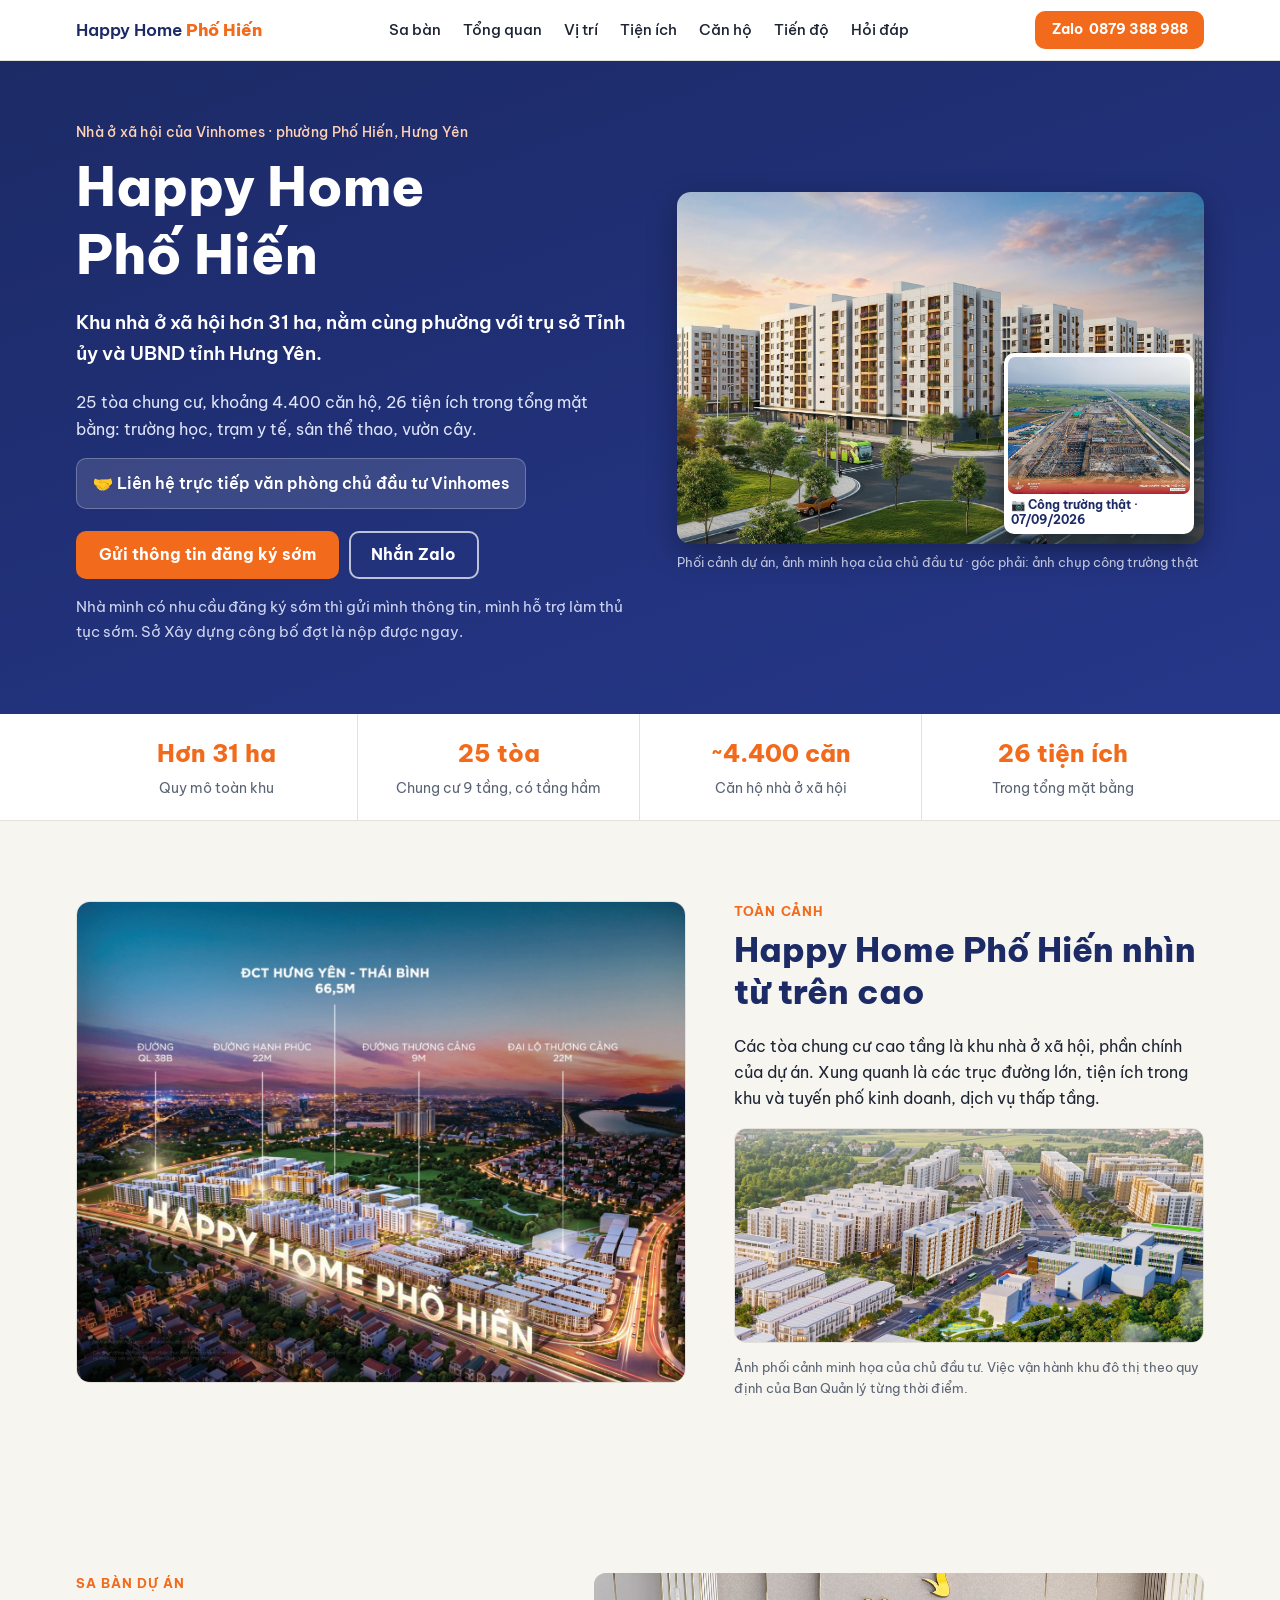
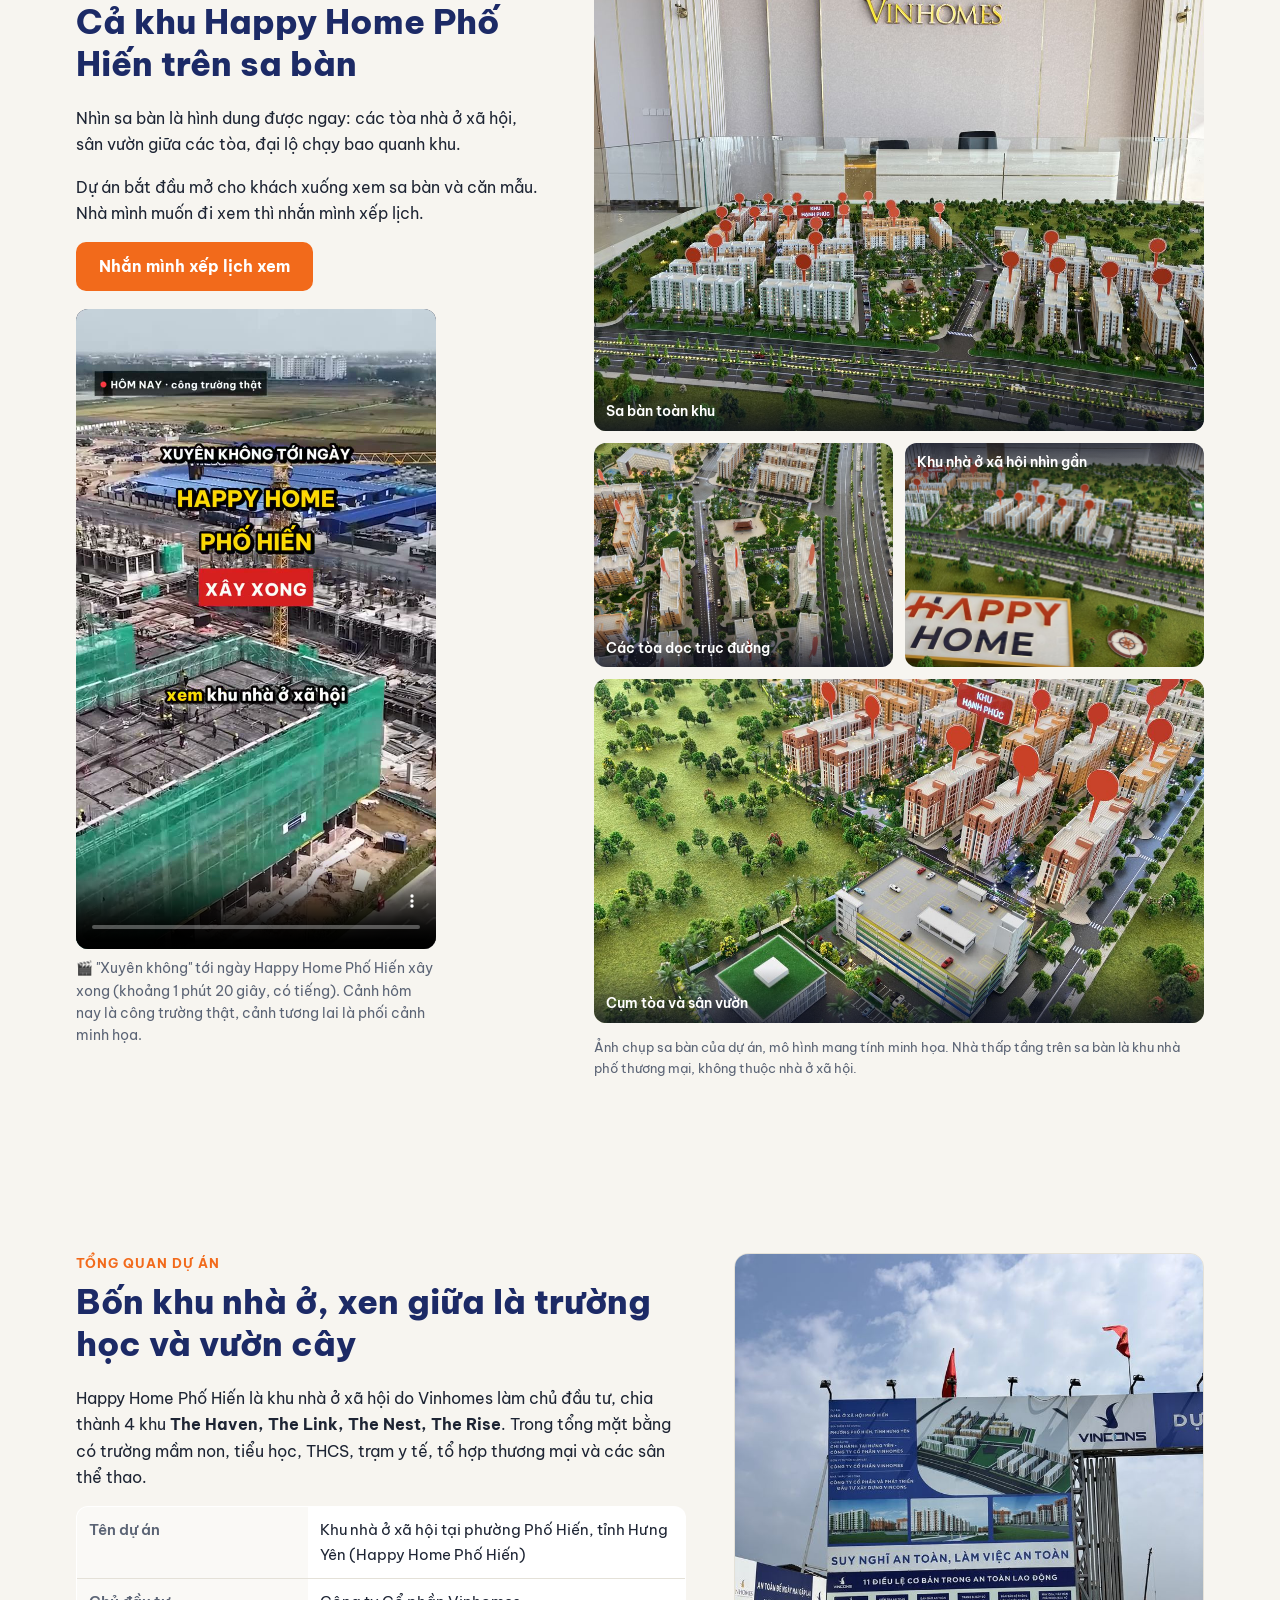
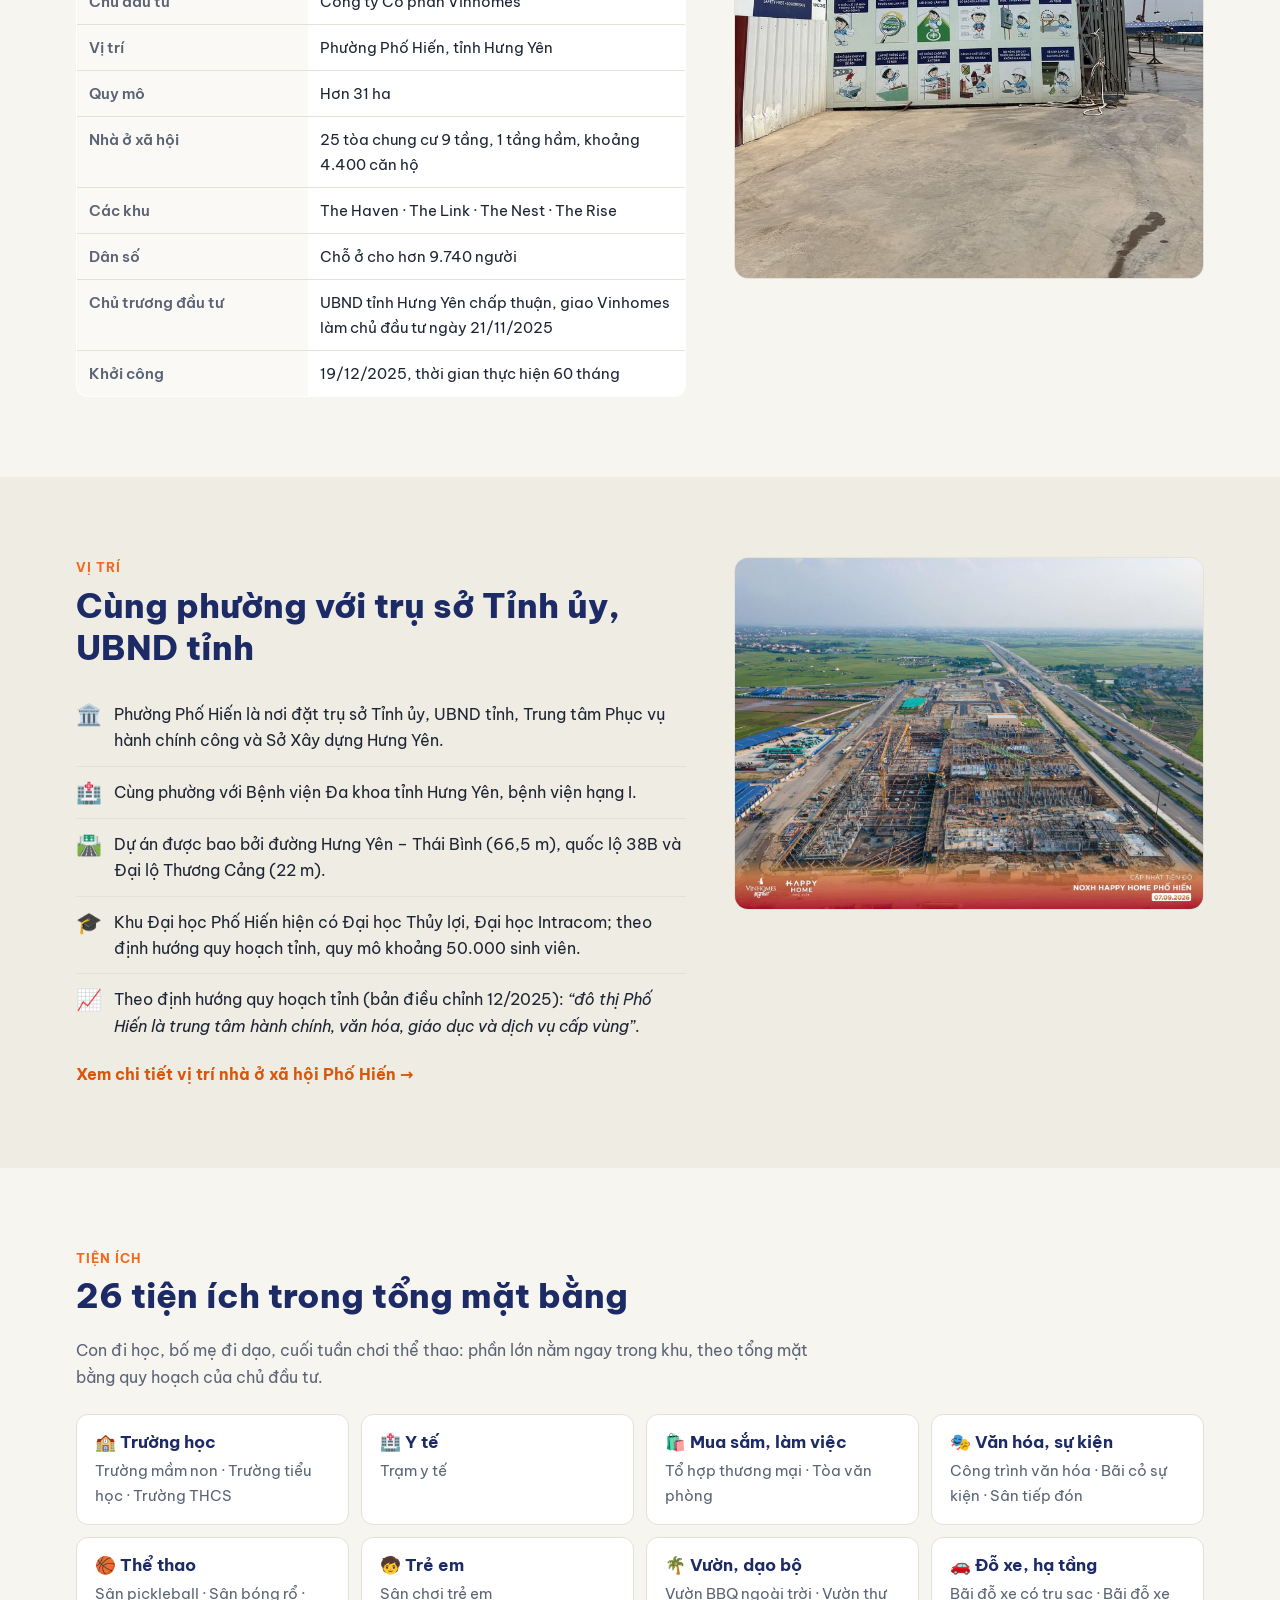
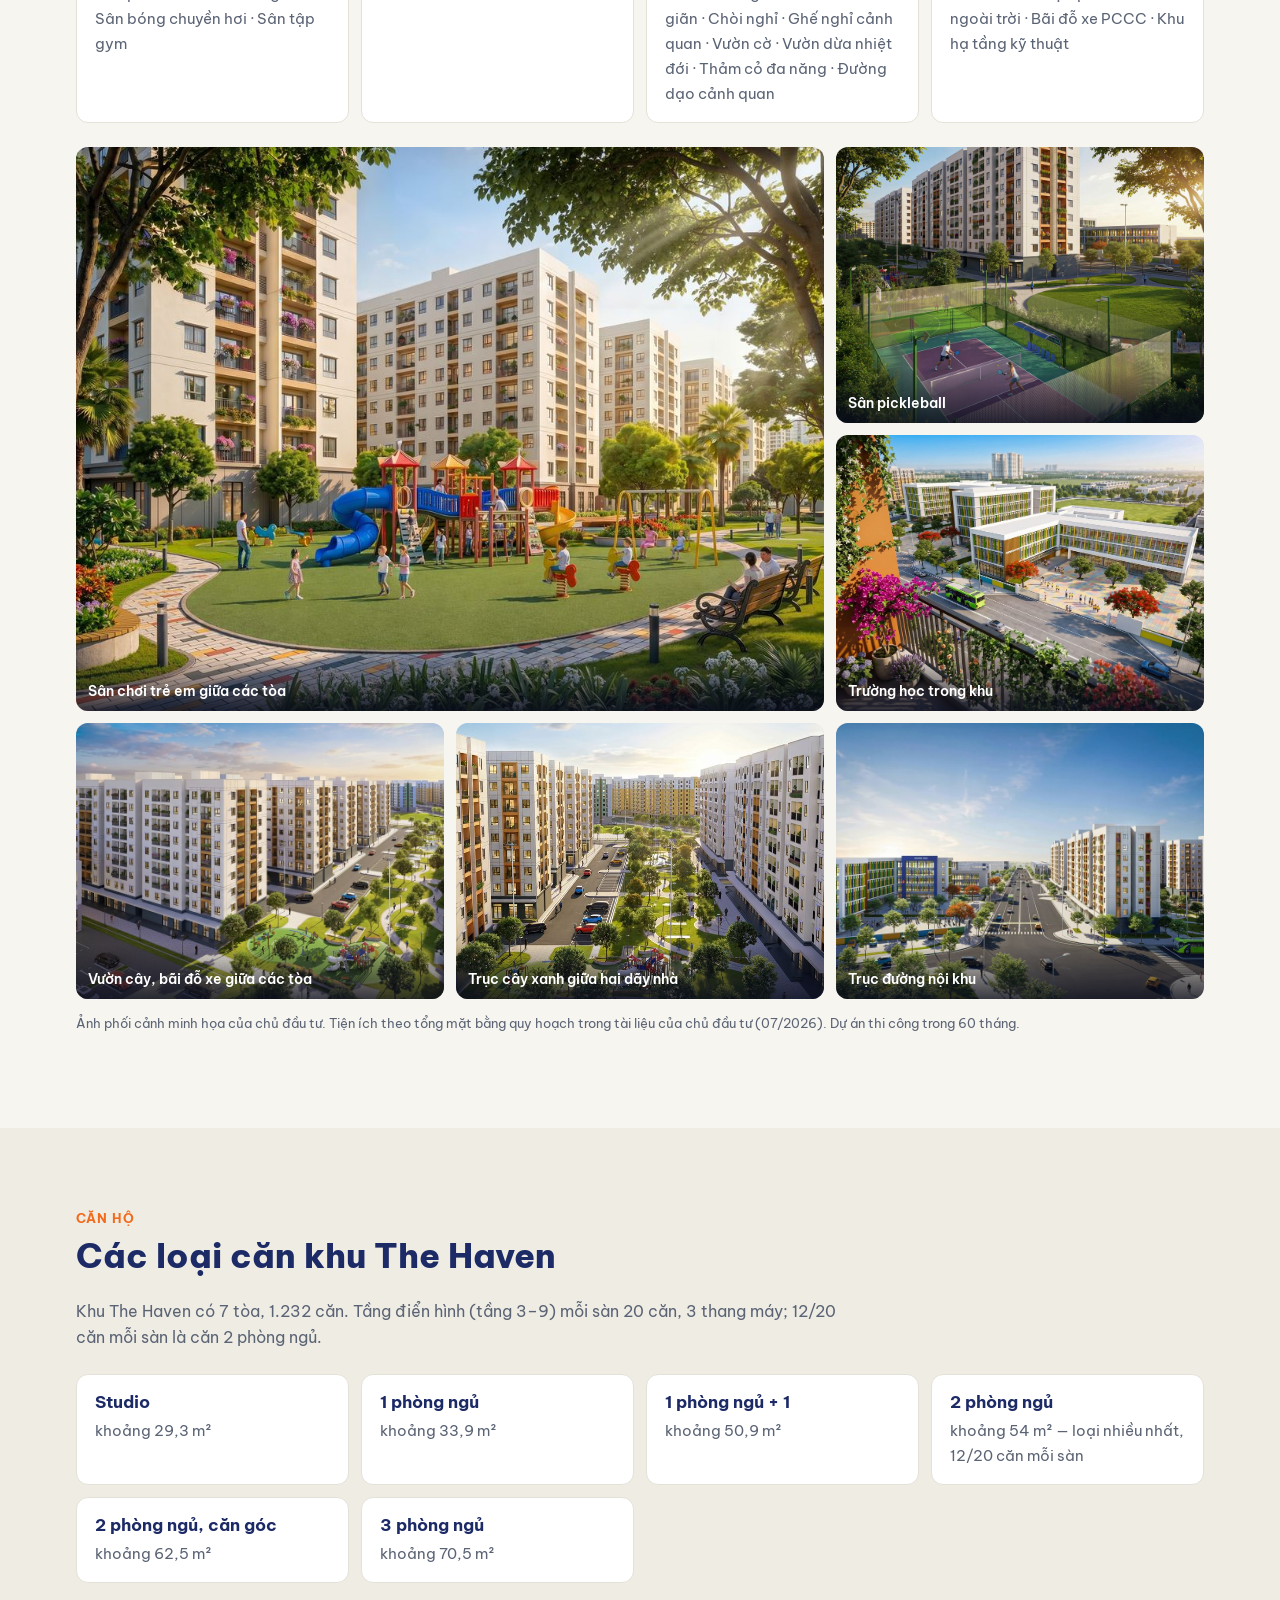
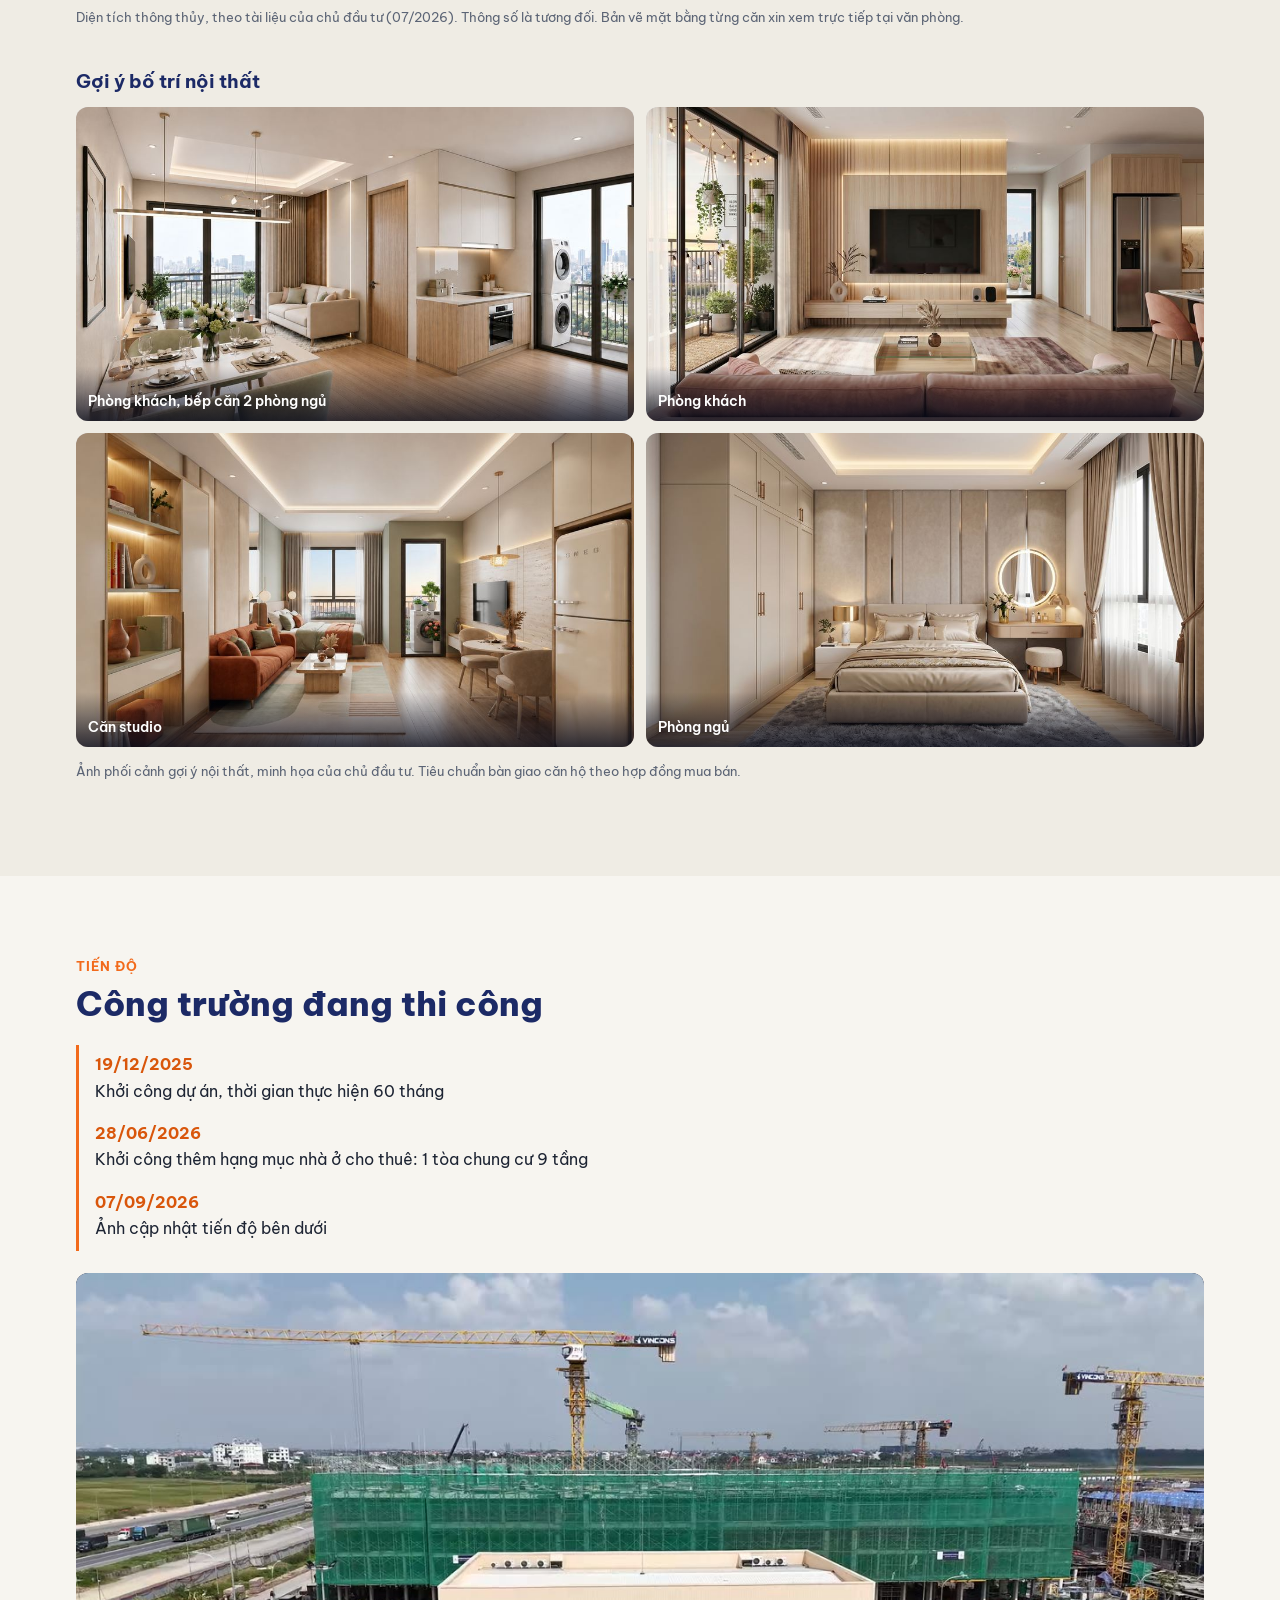
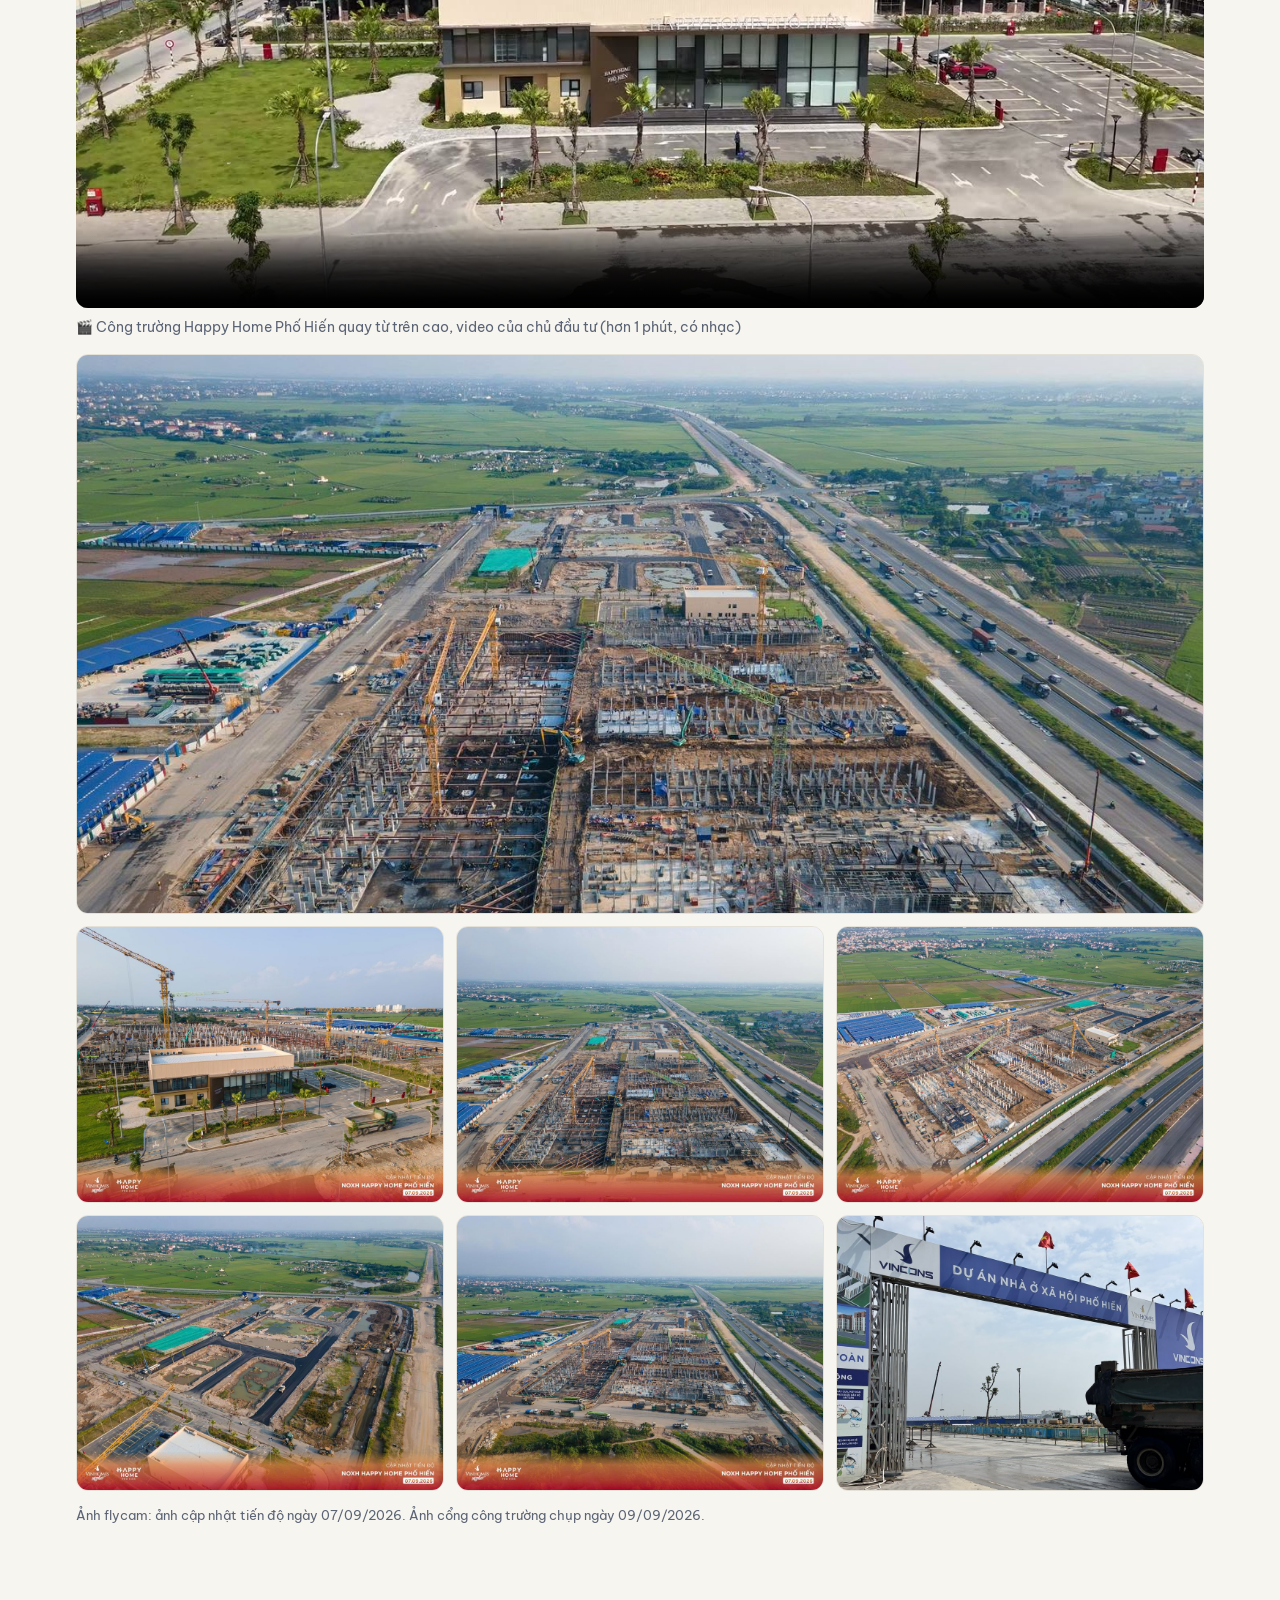
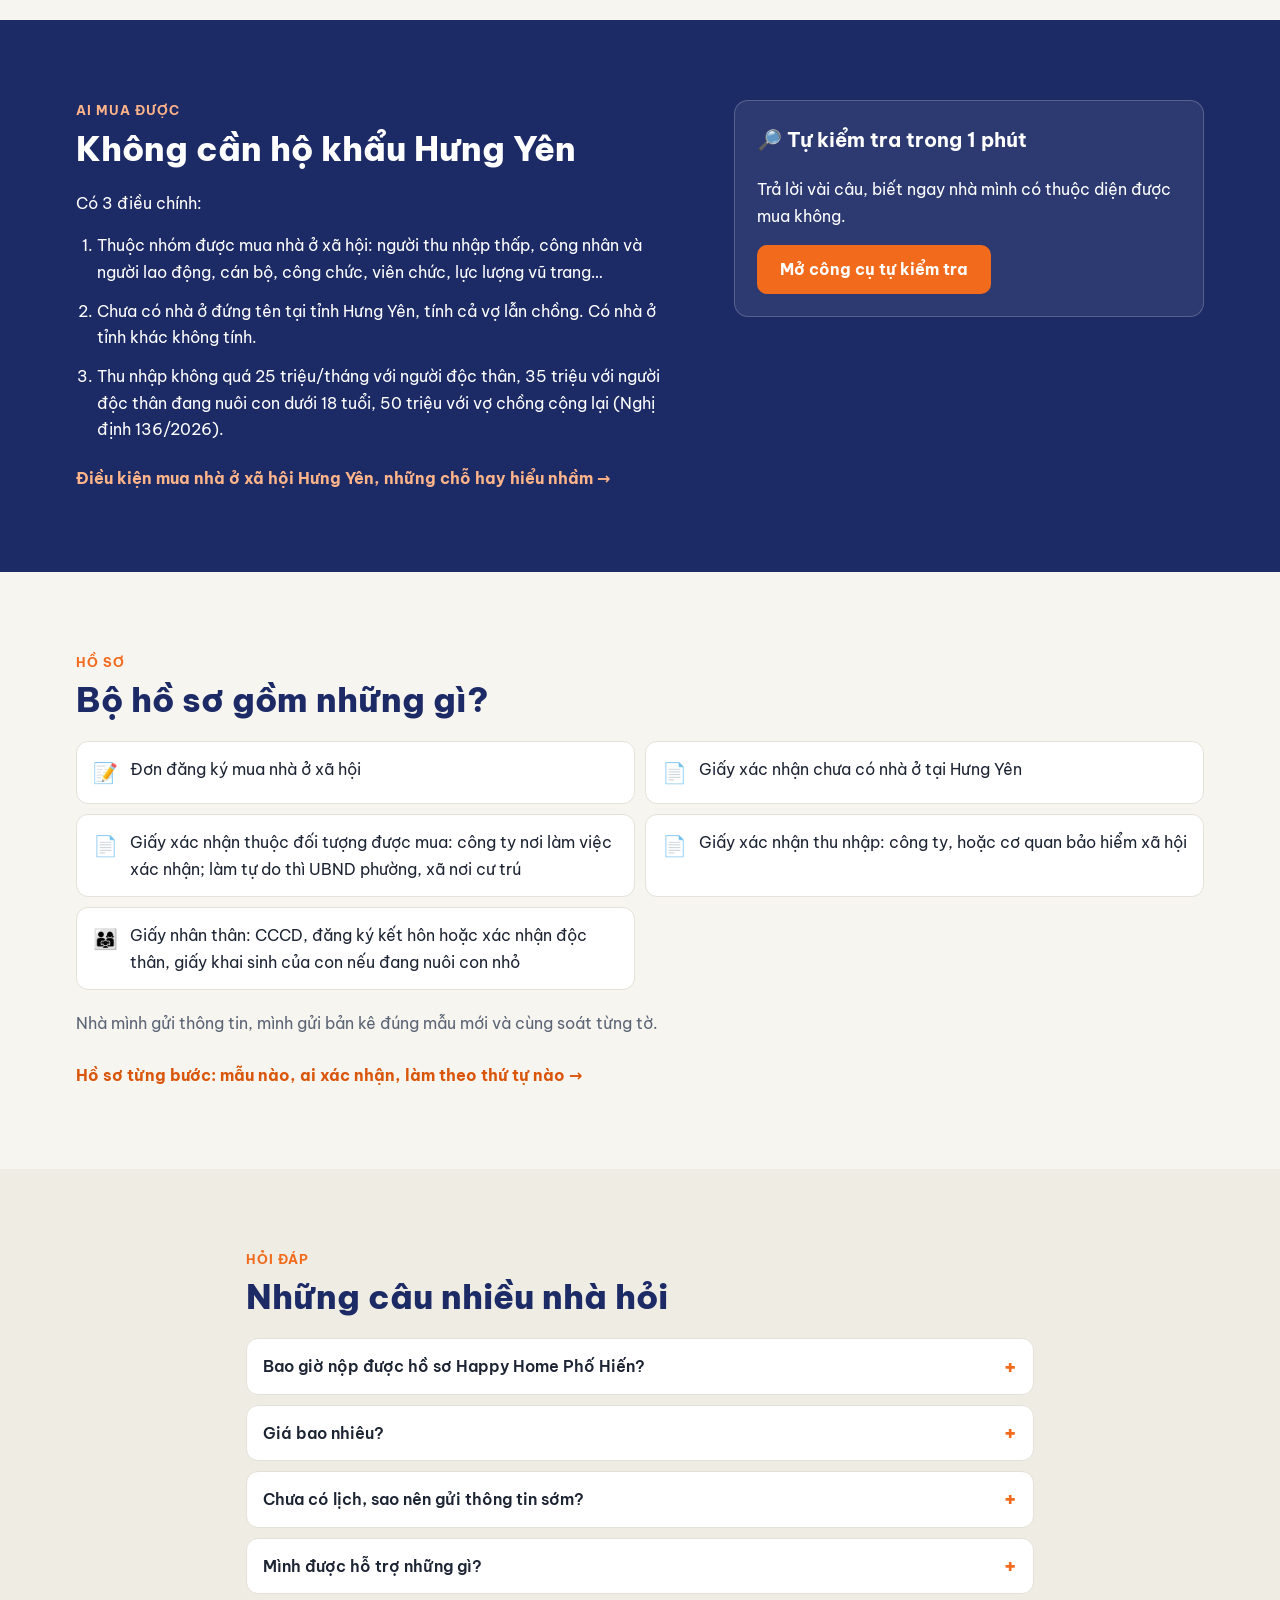
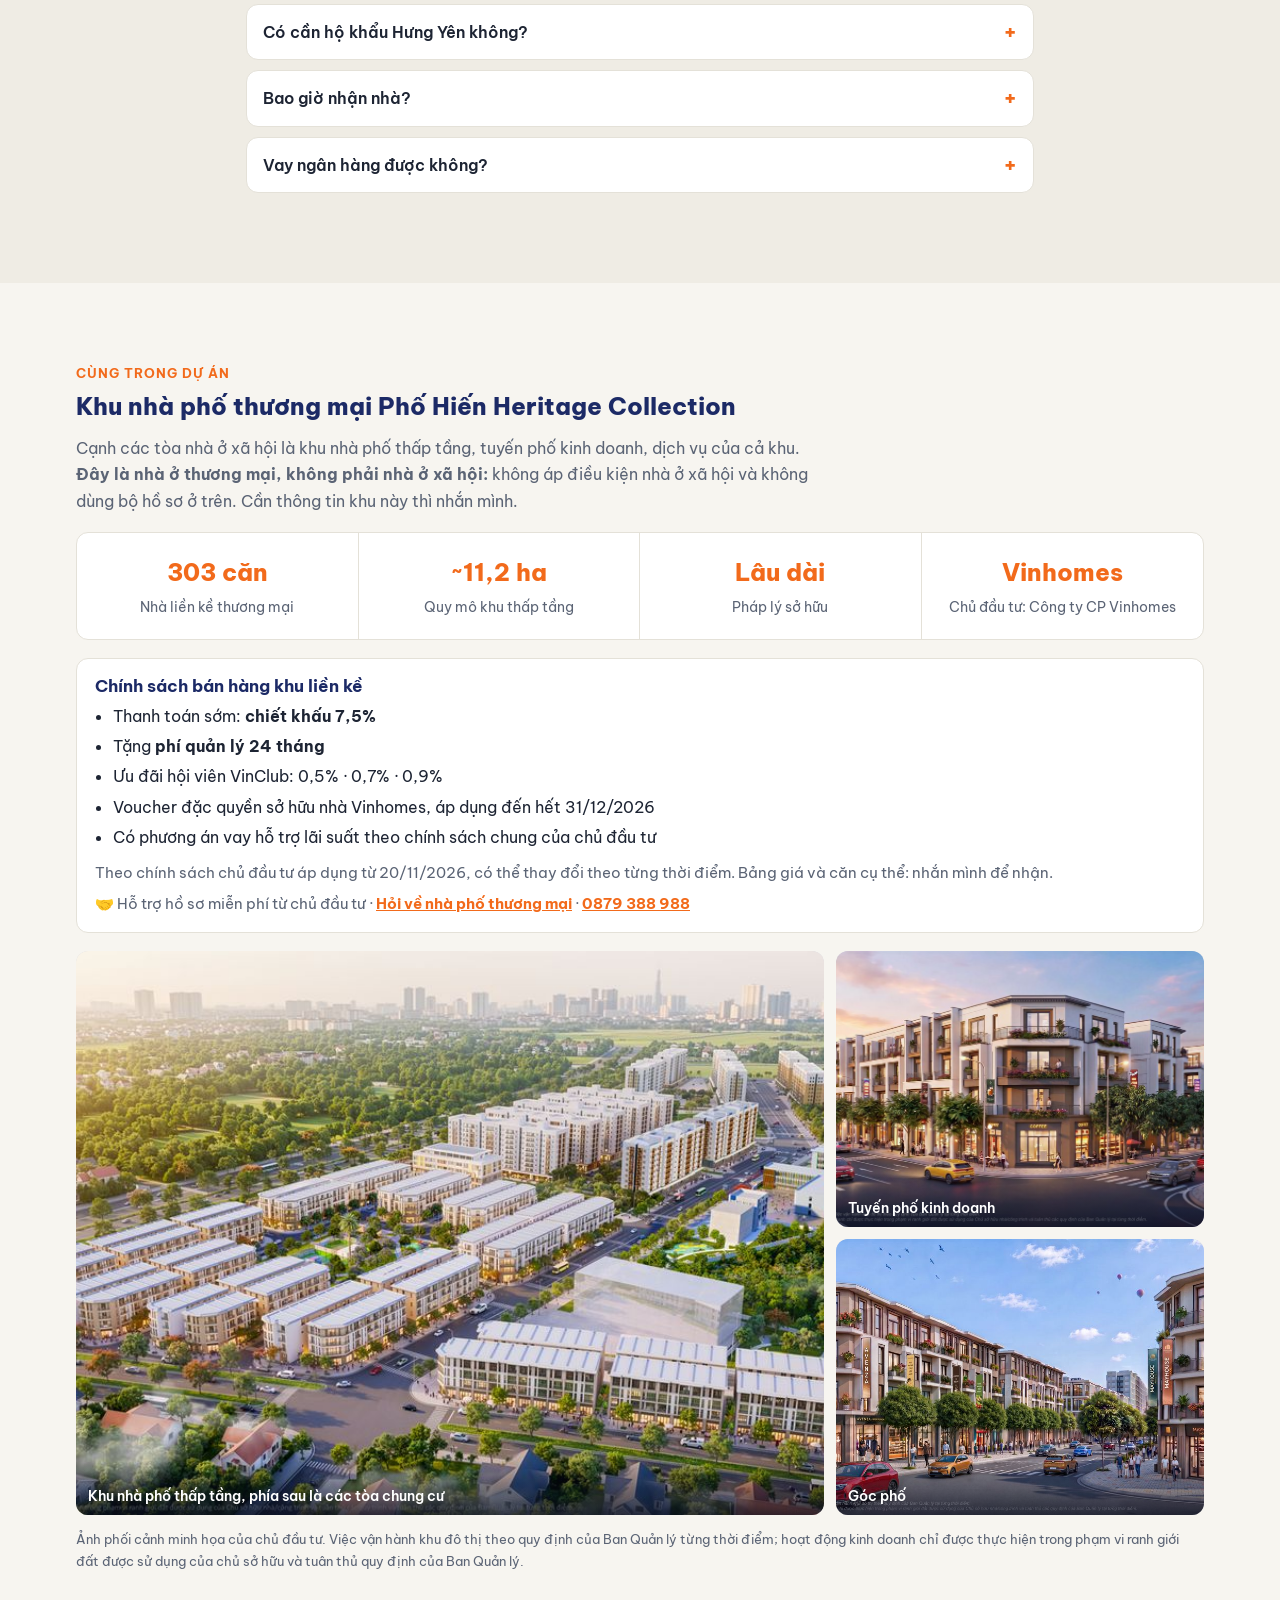
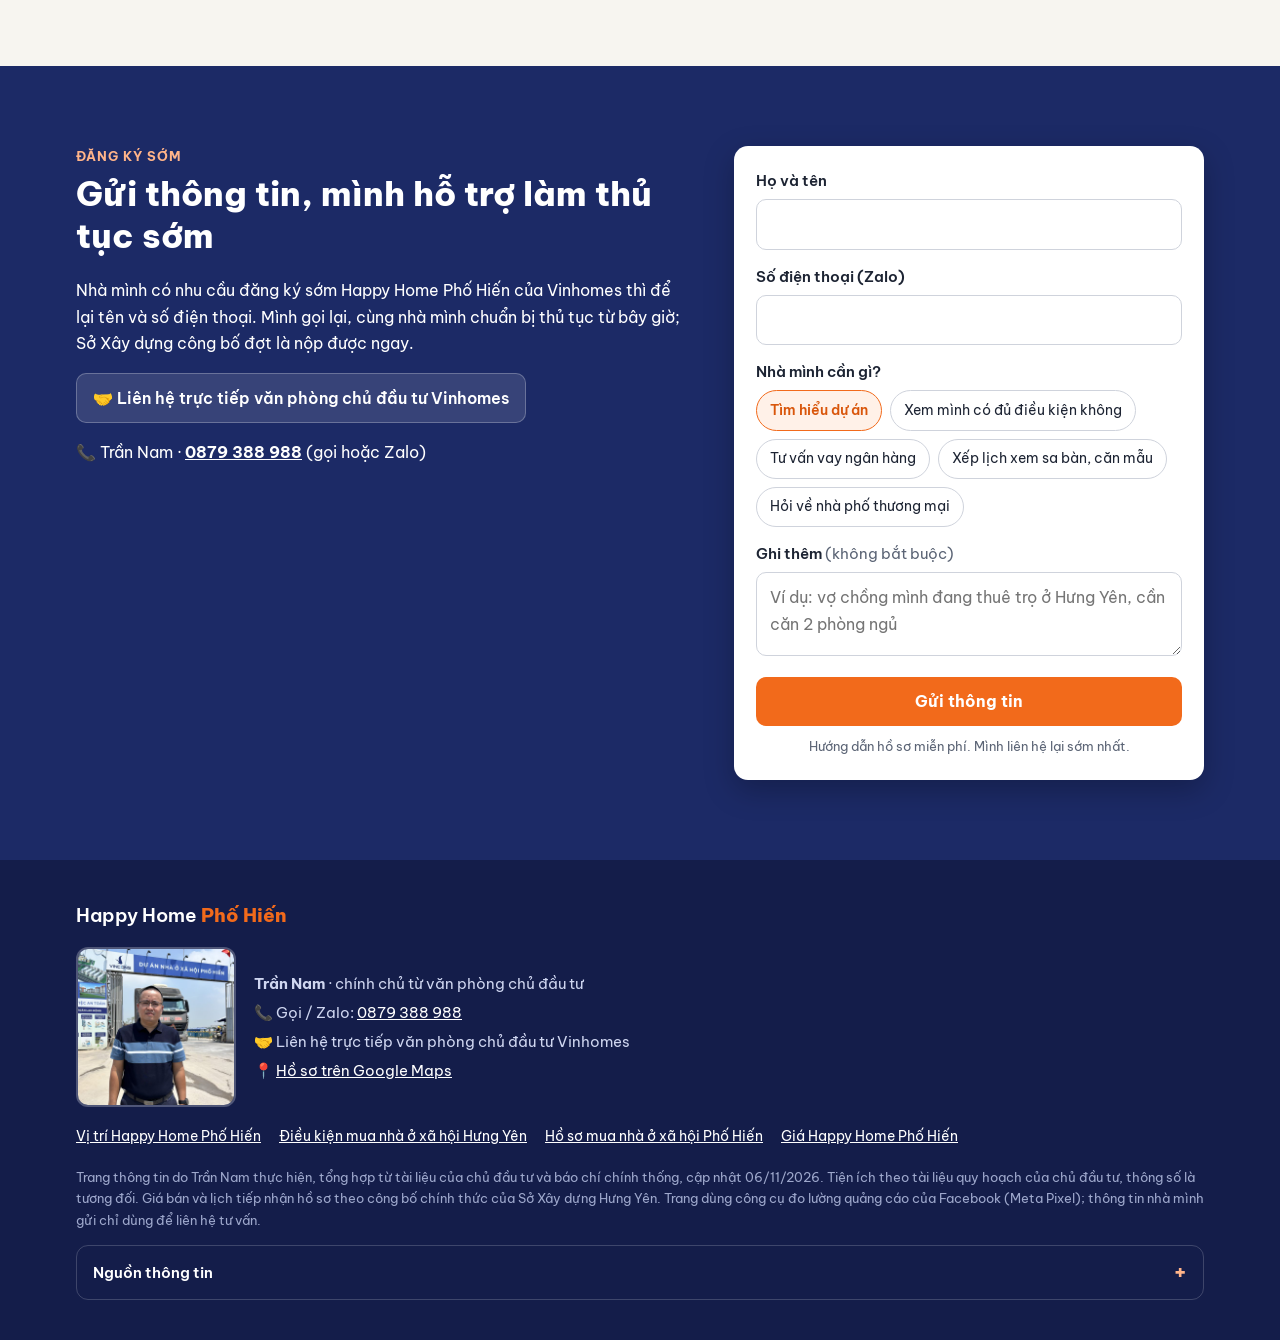
<file: index.html>
<!DOCTYPE html>
<html lang="vi">
<head>
<meta charset="UTF-8">
<meta name="viewport" content="width=device-width, initial-scale=1, viewport-fit=cover">
<title>Happy Home Phố Hiến – Nhà ở xã hội Vinhomes tại Hưng Yên</title>
<meta name="description" content="Happy Home Phố Hiến của Vinhomes: khu nhà ở xã hội hơn 31 ha tại phường Phố Hiến, Hưng Yên, 25 tòa chung cư, khoảng 4.400 căn hộ, 26 tiện ích trong tổng mặt bằng. Gửi thông tin đăng ký sớm, hướng dẫn hồ sơ miễn phí.">
<link rel="canonical" href="https://phohienhappyhome.com/">
<meta property="og:type" content="website">
<meta property="og:url" content="https://phohienhappyhome.com/">
<meta property="og:title" content="Happy Home Phố Hiến – Nhà ở xã hội Vinhomes tại Hưng Yên">
<meta property="og:description" content="Khu nhà ở xã hội hơn 31 ha, 25 tòa chung cư, khoảng 4.400 căn hộ. Hướng dẫn hồ sơ miễn phí, tận tâm từng bước đến ngày nhận nhà.">
<meta property="og:image" content="https://phohienhappyhome.com/img/chia-se.jpg">
<meta property="og:locale" content="vi_VN">
<meta name="theme-color" content="#1c2a66">
<link rel="icon" href="data:image/svg+xml,%3Csvg xmlns='http://www.w3.org/2000/svg' viewBox='0 0 32 32'%3E%3Crect width='32' height='32' rx='7' fill='%231c2a66'/%3E%3Cpath d='M16 6 5 15h3v10h6v-6h4v6h6V15h3z' fill='%23f26a1b'/%3E%3C/svg%3E">
<link rel="preconnect" href="https://fonts.googleapis.com">
<link rel="preconnect" href="https://fonts.gstatic.com" crossorigin>
<link href="https://fonts.googleapis.com/css2?family=Be+Vietnam+Pro:wght@400;500;600;700;800&display=swap" rel="stylesheet">
<link rel="stylesheet" href="style.css">
<script type="application/ld+json">{"@context": "https://schema.org", "@type": "WebSite", "@id": "https://phohienhappyhome.com/#web", "url": "https://phohienhappyhome.com/", "name": "Happy Home Phố Hiến", "alternateName": ["phohienhappyhome.com", "Nhà ở xã hội Phố Hiến Vinhomes"], "inLanguage": "vi-VN"}</script>
<script type="application/ld+json">{"@context": "https://schema.org", "@type": "ApartmentComplex", "@id": "https://phohienhappyhome.com/#du-an", "name": "Happy Home Phố Hiến", "alternateName": "Khu nhà ở xã hội tại phường Phố Hiến, tỉnh Hưng Yên", "description": "Khu nhà ở xã hội của Vinhomes hơn 31 ha tại phường Phố Hiến, tỉnh Hưng Yên: 25 tòa chung cư 9 tầng, khoảng 4.400 căn hộ, 26 tiện ích trong tổng mặt bằng.", "url": "https://phohienhappyhome.com/", "image": "https://phohienhappyhome.com/img/pc-toa-nha.jpg", "address": {"@type": "PostalAddress", "addressLocality": "Phường Phố Hiến", "addressRegion": "Hưng Yên", "addressCountry": "VN"}}</script>
<script type="application/ld+json">{"@context": "https://schema.org", "@type": "LocalBusiness", "@id": "https://phohienhappyhome.com/#tran-nam", "name": "Trần Nam - Tư vấn hồ sơ nhà ở xã hội Phố Hiến", "description": "Tư vấn hồ sơ mua nhà ở xã hội Happy Home Phố Hiến (Hưng Yên): kiểm tra điều kiện mua, hướng dẫn chuẩn bị giấy tờ theo quy định hiện hành. Hướng dẫn hồ sơ miễn phí, tận tâm từng bước đến ngày nhận nhà.", "url": "https://phohienhappyhome.com/", "telephone": "+84879388988", "image": "https://phohienhappyhome.com/img/tran-nam.jpg", "areaServed": {"@type": "AdministrativeArea", "name": "Hưng Yên, Việt Nam"}, "hasMap": "https://www.google.com/maps?cid=13969731995192469814", "sameAs": ["https://www.google.com/maps?cid=13969731995192469814"]}</script>
<script type="application/ld+json">{"@context": "https://schema.org", "@type": "FAQPage", "mainEntity": [{"@type": "Question", "name": "Bao giờ nộp được hồ sơ Happy Home Phố Hiến?", "acceptedAnswer": {"@type": "Answer", "text": "Lịch tiếp nhận hồ sơ do Sở Xây dựng Hưng Yên công bố, hiện chưa có. Nên bây giờ là lúc chuẩn bị: nhà mình gửi thông tin đăng ký sớm, mình hỗ trợ làm thủ tục trước, Sở công bố đợt là nộp được ngay, không phải lúc đó mới đi xin giấy. Có thông báo là mình báo nhà mình trong ngày."}}, {"@type": "Question", "name": "Giá bao nhiêu?", "acceptedAnswer": {"@type": "Answer", "text": "Giá Happy Home Phố Hiến của Vinhomes chưa công bố, mình không đưa con số đoán. Giá đang lan trên mạng về “nhà ở xã hội Phố Hiến” có thể là của dự án khác cùng khu vực, nhà mình cứ lấy theo công bố chính thức. Gửi thông tin trước, có giá tạm tính là mình gọi báo ngay. Xem thêm: giá nhà ở xã hội được tính và kiểm soát thế nào."}}, {"@type": "Question", "name": "Chưa có lịch, sao nên gửi thông tin sớm?", "acceptedAnswer": {"@type": "Answer", "text": "Vì phần mất thời gian nhất là đi xin giấy xác nhận, mà phần đó làm được ngay, không cần chờ. Hồ sơ hợp lệ nộp khi căn còn thì được xét mua theo quy định, chỉ bốc thăm khi hồ sơ hợp lệ nhiều hơn số căn. Nhà nào có bộ giấy sẵn thì Sở công bố là nộp được sớm, không bao giờ thiệt. Gửi thông tin bây giờ chưa phải đóng khoản nào cả."}}, {"@type": "Question", "name": "Mình được hỗ trợ những gì?", "acceptedAnswer": {"@type": "Answer", "text": "Nhà mình hướng dẫn hồ sơ miễn phí, tận tâm từng bước đến ngày nhận nhà: soát điều kiện, chỉ từng tờ giấy cần xin, soát bộ hồ sơ trước khi nộp. Mình không giữ giấy gốc của ai."}}, {"@type": "Question", "name": "Có cần hộ khẩu Hưng Yên không?", "acceptedAnswer": {"@type": "Answer", "text": "Không cần. Điều được xét là nhà mình chưa có nhà ở đứng tên tại tỉnh Hưng Yên (tính cả vợ lẫn chồng), đúng nhóm được mua và thu nhập không vượt mức. Lưu ý: tỉnh Thái Bình cũ nay đã nhập vào tỉnh Hưng Yên, nên nhà đứng tên ở Thái Bình cũ cũng tính là nhà tại Hưng Yên."}}, {"@type": "Question", "name": "Bao giờ nhận nhà?", "acceptedAnswer": {"@type": "Answer", "text": "Dự án khởi công 19/12/2025, thời gian thực hiện 60 tháng, công trường đang thi công. Mốc bàn giao từng tòa chủ đầu tư sẽ công bố theo tiến độ, có là mình báo nhà mình. Còn phần hồ sơ thì nhà nào chuẩn bị sớm, nhà đó chủ động."}}, {"@type": "Question", "name": "Vay ngân hàng được không?", "acceptedAnswer": {"@type": "Answer", "text": "Được. Khi đã ký hợp đồng mua, nhà mình vay được Ngân hàng Chính sách xã hội tối đa 80% giá trị hợp đồng, thời hạn tối đa 25 năm. Phần vay là bước sau, bây giờ mình lo trước bộ hồ sơ mua cho chắc."}}]}</script>
</head>
<body>

<header class="dau">
  <div class="khung dau-trong">
    <a href="#" class="ten-trang">Happy Home <b>Phố Hiến</b></a>
    <nav class="menu" aria-label="Mục lục">
      <a href="#sa-ban">Sa bàn</a>
      <a href="#tong-quan">Tổng quan</a>
      <a href="#vi-tri">Vị trí</a>
      <a href="#tien-ich">Tiện ích</a>
      <a href="#can-ho">Căn hộ</a>
      <a href="#tien-do">Tiến độ</a>
      <a href="#hoi-dap">Hỏi đáp</a>
    </nav>
    <a class="nut nut-zalo nho" href="https://zalo.me/0879388988" target="_blank" rel="noopener">Zalo<span class="so-dt"> 0879 388 988</span></a>
  </div>
</header>

<main>

<!-- ── MỞ ───────────────────────────────────────── -->
<section class="mo">
  <div class="khung mo-trong">
    <div class="mo-chu">
      <p class="nhan">Nhà ở xã hội của Vinhomes · phường Phố Hiến, Hưng Yên</p>
      <h1>Happy Home <span class="dong">Phố Hiến</span></h1>
      <p class="mo-moc">Khu nhà ở xã hội hơn 31 ha, nằm cùng phường với trụ sở Tỉnh ủy và UBND tỉnh Hưng Yên.</p>
      <p class="mo-phu">25 tòa chung cư, khoảng 4.400 căn hộ, 26 tiện ích trong tổng mặt bằng: trường học, trạm y tế, sân thể thao, vườn cây.</p>
      <p class="uy-tin">🤝 Liên hệ trực tiếp văn phòng chủ đầu tư Vinhomes</p>
      <div class="mo-nut">
        <a class="nut nut-cam" href="#dang-ky">Gửi thông tin đăng ký sớm</a>
        <a class="nut nut-vien" href="https://zalo.me/0879388988" target="_blank" rel="noopener">Nhắn Zalo</a>
      </div>
      <p class="mo-nho">Nhà mình có nhu cầu đăng ký sớm thì gửi mình thông tin, mình hỗ trợ làm thủ tục sớm. Sở Xây dựng công bố đợt là nộp được ngay.</p>
    </div>
    <figure class="mo-anh">
      <div class="mo-khung-anh">
        <img src="img/pc-toa-nha.jpg" width="1600" height="1067" alt="Phối cảnh các tòa chung cư 9 tầng Happy Home Phố Hiến" fetchpriority="high">
        <a class="anh-that" href="#tien-do">
          <img src="img/tien-do-tren-cao.jpg" width="1400" height="1050" alt="Công trường Happy Home Phố Hiến nhìn từ trên cao, 07/09/2026">
          <span>📷 Công trường thật · 07/09/2026</span>
        </a>
      </div>
      <figcaption>Phối cảnh dự án, ảnh minh họa của chủ đầu tư · góc phải: ảnh chụp công trường thật</figcaption>
    </figure>
  </div>
</section>

<!-- ── SỐ NHANH ─────────────────────────────────── -->
<section class="so-nhanh" aria-label="Số liệu chính">
  <div class="khung luoi-so">
    <div class="o-so"><b>Hơn 31 ha</b><span>Quy mô toàn khu</span></div>
    <div class="o-so"><b>25 tòa</b><span>Chung cư 9 tầng, có tầng hầm</span></div>
    <div class="o-so"><b>~4.400 căn</b><span>Căn hộ nhà ở xã hội</span></div>
    <div class="o-so"><b>26 tiện ích</b><span>Trong tổng mặt bằng</span></div>
  </div>
</section>

<!-- ── TOÀN CẢNH ────────────────────────────────── -->
<section id="toan-canh" class="khuc">
  <div class="khung hai-cot">
    <figure class="anh-don">
      <a href="img/tc-toan-canh-dem.jpg" class="mo-lon"><img src="img/tc-toan-canh-dem.jpg" width="1368" height="1080" loading="lazy" alt="Phối cảnh toàn cảnh Happy Home Phố Hiến về đêm, với các trục đường bao quanh dự án"></a>
    </figure>
    <div>
      <p class="nhan-khuc">Toàn cảnh</p>
      <h2>Happy Home Phố Hiến nhìn từ trên cao</h2>
      <p>Các tòa chung cư cao tầng là khu nhà ở xã hội, phần chính của dự án. Xung quanh là các trục đường lớn, tiện ích trong khu và tuyến phố kinh doanh, dịch vụ thấp tầng.</p>
      <a href="img/tc-cum-noxh-lon.jpg" class="mo-lon anh-kem"><img src="img/tc-cum-noxh.jpg" width="1100" height="501" loading="lazy" alt="Phối cảnh cụm các tòa chung cư nhà ở xã hội Happy Home Phố Hiến"></a>
      <p class="chu-thich">Ảnh phối cảnh minh họa của chủ đầu tư. Việc vận hành khu đô thị theo quy định của Ban Quản lý từng thời điểm.</p>
    </div>
  </div>
</section>

<!-- ── SA BÀN ───────────────────────────────────── -->
<section id="sa-ban" class="khuc">
  <div class="khung hai-cot cot-anh-rong">
    <div>
      <p class="nhan-khuc">Sa bàn dự án</p>
      <h2>Cả khu Happy Home Phố Hiến trên sa bàn</h2>
      <p>Nhìn sa bàn là hình dung được ngay: các tòa nhà ở xã hội, sân vườn giữa các tòa, đại lộ chạy bao quanh khu.</p>
      <p>Dự án bắt đầu mở cho khách xuống xem sa bàn và căn mẫu. Nhà mình muốn đi xem thì nhắn mình xếp lịch.</p>
      <p><a class="nut nut-cam" href="#dang-ky">Nhắn mình xếp lịch xem</a></p>
      <figure class="khung-video doc">
        <video controls playsinline preload="none" poster="img/xuyen-tuong-lai-poster.jpg" width="720" height="1280"><source src="video/xuyen-tuong-lai.mp4" type="video/mp4"></video>
        <figcaption>🎬 "Xuyên không" tới ngày Happy Home Phố Hiến xây xong (khoảng 1 phút 20 giây, có tiếng). Cảnh hôm nay là công trường thật, cảnh tương lai là phối cảnh minh họa.</figcaption>
      </figure>
    </div>
    <div>
      <div class="khung-anh">
        <a href="img/sb-toan-canh-lon.jpg" class="mo-lon lon"><img src="img/sb-toan-canh.jpg" width="1200" height="914" loading="lazy" alt="Sa bàn toàn khu Happy Home Phố Hiến với các tòa chung cư, sân vườn và trục đường"><span>Sa bàn toàn khu</span></a>
        <a href="img/sb-truc-duong-lon.jpg" class="mo-lon"><img src="img/sb-truc-duong.jpg" width="900" height="1200" loading="lazy" alt="Sa bàn các tòa chung cư dọc trục đường lớn"><span>Các tòa dọc trục đường</span></a>
        <a href="img/sb-happy-home-lon.jpg" class="mo-lon co-bien"><img src="img/sb-happy-home.jpg" width="1200" height="1039" loading="lazy" alt="Sa bàn khu nhà ở xã hội Happy Home Phố Hiến nhìn gần"><span>Khu nhà ở xã hội nhìn gần</span></a>
        <a href="img/sb-khu-toa-lon.jpg" class="mo-lon"><img src="img/sb-khu-toa.jpg" width="1200" height="846" loading="lazy" alt="Sa bàn cụm tòa chung cư và sân vườn giữa các tòa"><span>Cụm tòa và sân vườn</span></a>
      </div>
      <p class="chu-thich">Ảnh chụp sa bàn của dự án, mô hình mang tính minh họa. Nhà thấp tầng trên sa bàn là khu nhà phố thương mại, không thuộc nhà ở xã hội.</p>
    </div>
  </div>
</section>

<!-- ── TỔNG QUAN ────────────────────────────────── -->
<section id="tong-quan" class="khuc">
  <div class="khung hai-cot">
    <div>
      <p class="nhan-khuc">Tổng quan dự án</p>
      <h2>Bốn khu nhà ở, xen giữa là trường học và vườn cây</h2>
      <p>Happy Home Phố Hiến là khu nhà ở xã hội do Vinhomes làm chủ đầu tư, chia thành 4 khu <b>The Haven, The Link, The Nest, The Rise</b>. Trong tổng mặt bằng có trường mầm non, tiểu học, THCS, trạm y tế, tổ hợp thương mại và các sân thể thao.</p>
      <table class="bang">
        <tr><th>Tên dự án</th><td>Khu nhà ở xã hội tại phường Phố Hiến, tỉnh Hưng Yên (Happy Home Phố Hiến)</td></tr>
        <tr><th>Chủ đầu tư</th><td>Công ty Cổ phần Vinhomes</td></tr>
        <tr><th>Vị trí</th><td>Phường Phố Hiến, tỉnh Hưng Yên</td></tr>
        <tr><th>Quy mô</th><td>Hơn 31 ha</td></tr>
        <tr><th>Nhà ở xã hội</th><td>25 tòa chung cư 9 tầng, 1 tầng hầm, khoảng 4.400 căn hộ</td></tr>
        <tr><th>Các khu</th><td>The Haven · The Link · The Nest · The Rise</td></tr>
        <tr><th>Dân số</th><td>Chỗ ở cho hơn 9.740 người</td></tr>
        <tr><th>Chủ trương đầu tư</th><td>UBND tỉnh Hưng Yên chấp thuận, giao Vinhomes làm chủ đầu tư ngày 21/11/2025</td></tr>
        <tr><th>Khởi công</th><td>19/12/2025, thời gian thực hiện 60 tháng</td></tr>
      </table>
    </div>
    <figure class="anh-don">
      <a href="img/cong-du-an-09-09.jpg" class="mo-lon"><img src="img/cong-du-an-09-09.jpg" width="800" height="1067" loading="lazy" alt="Cổng dự án Happy Home Phố Hiến, ảnh chụp 09/09/2026"></a>
    </figure>
  </div>
</section>

<!-- ── VỊ TRÍ ───────────────────────────────────── -->
<section id="vi-tri" class="khuc nen-nhat">
  <div class="khung hai-cot dao">
    <div>
      <p class="nhan-khuc">Vị trí</p>
      <h2>Cùng phường với trụ sở Tỉnh ủy, UBND tỉnh</h2>
      <ul class="ds-icon">
        <li><span>🏛️</span>Phường Phố Hiến là nơi đặt trụ sở Tỉnh ủy, UBND tỉnh, Trung tâm Phục vụ hành chính công và Sở Xây dựng Hưng Yên.</li>
        <li><span>🏥</span>Cùng phường với Bệnh viện Đa khoa tỉnh Hưng Yên, bệnh viện hạng I.</li>
        <li><span>🛣️</span>Dự án được bao bởi đường Hưng Yên – Thái Bình (66,5 m), quốc lộ 38B và Đại lộ Thương Cảng (22 m).</li>
        <li><span>🎓</span>Khu Đại học Phố Hiến hiện có Đại học Thủy lợi, Đại học Intracom; theo định hướng quy hoạch tỉnh, quy mô khoảng 50.000 sinh viên.</li>
        <li><span>📈</span><div>Theo định hướng quy hoạch tỉnh (bản điều chỉnh 12/2025): <i>“đô thị Phố Hiến là trung tâm hành chính, văn hóa, giáo dục và dịch vụ cấp vùng”</i>.</div></li>
      </ul>
      <a class="xem-them" href="/vi-tri/">Xem chi tiết vị trí nhà ở xã hội Phố Hiến →</a>
    </div>
    <figure class="anh-don">
      <a href="img/tien-do-tren-cao.jpg" class="mo-lon"><img src="img/tien-do-tren-cao.jpg" width="1400" height="1050" loading="lazy" alt="Happy Home Phố Hiến nhìn từ trên cao, các trục đường lớn bao quanh dự án"></a>
    </figure>
  </div>
</section>

<!-- ── TIỆN ÍCH ─────────────────────────────────── -->
<section id="tien-ich" class="khuc">
  <div class="khung">
    <p class="nhan-khuc">Tiện ích</p>
    <h2>26 tiện ích trong tổng mặt bằng</h2>
    <p class="dan">Con đi học, bố mẹ đi dạo, cuối tuần chơi thể thao: phần lớn nằm ngay trong khu, theo tổng mặt bằng quy hoạch của chủ đầu tư.</p>
    <div class="luoi-tien-ich">
      <div class="the"><h3>🏫 Trường học</h3><p>Trường mầm non · Trường tiểu học · Trường THCS</p></div>
      <div class="the"><h3>🏥 Y tế</h3><p>Trạm y tế</p></div>
      <div class="the"><h3>🛍️ Mua sắm, làm việc</h3><p>Tổ hợp thương mại · Tòa văn phòng</p></div>
      <div class="the"><h3>🎭 Văn hóa, sự kiện</h3><p>Công trình văn hóa · Bãi cỏ sự kiện · Sân tiếp đón</p></div>
      <div class="the"><h3>🏀 Thể thao</h3><p>Sân pickleball · Sân bóng rổ · Sân bóng chuyền hơi · Sân tập gym</p></div>
      <div class="the"><h3>🧒 Trẻ em</h3><p>Sân chơi trẻ em</p></div>
      <div class="the"><h3>🌴 Vườn, dạo bộ</h3><p>Vườn BBQ ngoài trời · Vườn thư giãn · Chòi nghỉ · Ghế nghỉ cảnh quan · Vườn cờ · Vườn dừa nhiệt đới · Thảm cỏ đa năng · Đường dạo cảnh quan</p></div>
      <div class="the"><h3>🚗 Đỗ xe, hạ tầng</h3><p>Bãi đỗ xe có trụ sạc · Bãi đỗ xe ngoài trời · Bãi đỗ xe PCCC · Khu hạ tầng kỹ thuật</p></div>
    </div>
    <div class="khung-anh">
      <a href="img/pc-san-choi-lon.jpg" class="mo-lon lon"><img src="img/pc-san-choi.jpg" width="960" height="717" loading="lazy" alt="Phối cảnh sân chơi trẻ em giữa các tòa nhà"><span>Sân chơi trẻ em giữa các tòa</span></a>
      <a href="img/pc-pickleball-lon.jpg" class="mo-lon"><img src="img/pc-pickleball.jpg" width="960" height="720" loading="lazy" alt="Phối cảnh sân pickleball trong khu"><span>Sân pickleball</span></a>
      <a href="img/pc-truong-hoc-lon.jpg" class="mo-lon"><img src="img/pc-truong-hoc.jpg" width="960" height="717" loading="lazy" alt="Phối cảnh trường học trong khu nhìn từ ban công căn hộ"><span>Trường học trong khu</span></a>
      <a href="img/pc-vuon-giua-toa-lon.jpg" class="mo-lon"><img src="img/pc-vuon-giua-toa.jpg" width="960" height="640" loading="lazy" alt="Phối cảnh vườn cây, sân chơi và bãi đỗ xe giữa các tòa"><span>Vườn cây, bãi đỗ xe giữa các tòa</span></a>
      <a href="img/pc-truc-xanh-lon.jpg" class="mo-lon"><img src="img/pc-truc-xanh.jpg" width="720" height="960" loading="lazy" alt="Phối cảnh trục cây xanh và sân thể thao giữa hai dãy nhà"><span>Trục cây xanh giữa hai dãy nhà</span></a>
      <a href="img/pc-truc-duong-lon.jpg" class="mo-lon"><img src="img/pc-truc-duong.jpg" width="960" height="640" loading="lazy" alt="Phối cảnh trục đường nội khu, trường học cạnh các tòa nhà"><span>Trục đường nội khu</span></a>
    </div>
    <p class="chu-thich">Ảnh phối cảnh minh họa của chủ đầu tư. Tiện ích theo tổng mặt bằng quy hoạch trong tài liệu của chủ đầu tư (07/2026). Dự án thi công trong 60 tháng.</p>
  </div>
</section>

<!-- ── CĂN HỘ ───────────────────────────────────── -->
<section id="can-ho" class="khuc nen-nhat">
  <div class="khung">
    <p class="nhan-khuc">Căn hộ</p>
    <h2>Các loại căn khu The Haven</h2>
    <p class="dan">Khu The Haven có 7 tòa, 1.232 căn. Tầng điển hình (tầng 3–9) mỗi sàn 20 căn, 3 thang máy; 12/20 căn mỗi sàn là căn 2 phòng ngủ.</p>
    <div class="luoi-tien-ich">
      <div class="the"><h3>Studio</h3><p>khoảng 29,3 m²</p></div>
      <div class="the"><h3>1 phòng ngủ</h3><p>khoảng 33,9 m²</p></div>
      <div class="the"><h3>1 phòng ngủ + 1</h3><p>khoảng 50,9 m²</p></div>
      <div class="the"><h3>2 phòng ngủ</h3><p>khoảng 54 m² — loại nhiều nhất, 12/20 căn mỗi sàn</p></div>
      <div class="the"><h3>2 phòng ngủ, căn góc</h3><p>khoảng 62,5 m²</p></div>
      <div class="the"><h3>3 phòng ngủ</h3><p>khoảng 70,5 m²</p></div>
    </div>
    <p class="chu-thich">Diện tích thông thủy, theo tài liệu của chủ đầu tư (07/2026). Thông số là tương đối. Bản vẽ mặt bằng từng căn xin xem trực tiếp tại văn phòng.</p>

    <h3 class="tieu-de-phu">Gợi ý bố trí nội thất</h3>
    <div class="luoi-noi-that">
      <a href="img/nt-phong-khach-2pn-lon.jpg" class="mo-lon"><img src="img/nt-phong-khach-2pn.jpg" width="960" height="540" loading="lazy" alt="Phối cảnh gợi ý nội thất phòng khách và bếp căn 2 phòng ngủ"><span>Phòng khách, bếp căn 2 phòng ngủ</span></a>
      <a href="img/nt-phong-khach-lon.jpg" class="mo-lon"><img src="img/nt-phong-khach.jpg" width="960" height="534" loading="lazy" alt="Phối cảnh gợi ý nội thất phòng khách"><span>Phòng khách</span></a>
      <a href="img/nt-studio-lon.jpg" class="mo-lon"><img src="img/nt-studio.jpg" width="960" height="540" loading="lazy" alt="Phối cảnh gợi ý nội thất căn studio"><span>Căn studio</span></a>
      <a href="img/nt-phong-ngu-lon.jpg" class="mo-lon"><img src="img/nt-phong-ngu.jpg" width="960" height="540" loading="lazy" alt="Phối cảnh gợi ý nội thất phòng ngủ"><span>Phòng ngủ</span></a>
    </div>
    <p class="chu-thich">Ảnh phối cảnh gợi ý nội thất, minh họa của chủ đầu tư. Tiêu chuẩn bàn giao căn hộ theo hợp đồng mua bán.</p>
  </div>
</section>

<!-- ── TIẾN ĐỘ ──────────────────────────────────── -->
<section id="tien-do" class="khuc">
  <div class="khung">
    <p class="nhan-khuc">Tiến độ</p>
    <h2>Công trường đang thi công</h2>
    <ul class="moc">
      <li><b>19/12/2025</b>Khởi công dự án, thời gian thực hiện 60 tháng</li>
      <li><b>28/06/2026</b>Khởi công thêm hạng mục nhà ở cho thuê: 1 tòa chung cư 9 tầng</li>
      <li><b>07/09/2026</b>Ảnh cập nhật tiến độ bên dưới</li>
    </ul>
    <figure class="khung-video">
      <video controls playsinline preload="none" poster="img/video-bia.jpg" width="1280" height="720">
        <source src="video/cong-truong-flycam.mp4" type="video/mp4">
      </video>
      <figcaption>🎬 Công trường Happy Home Phố Hiến quay từ trên cao, video của chủ đầu tư (hơn 1 phút, có nhạc)</figcaption>
    </figure>
    <a href="img/tien-do-tren-cao.jpg" class="mo-lon anh-rong"><img src="img/tien-do-tren-cao.jpg" width="1400" height="1050" loading="lazy" alt="Công trường Happy Home Phố Hiến nhìn từ trên cao, cạnh trục đường Hưng Yên – Thái Bình, 07/09/2026"></a>
    <div class="luoi-anh ngang">
      <a href="img/tien-do-1.jpg" class="mo-lon"><img src="img/tien-do-1.jpg" width="1000" height="750" loading="lazy" alt="Ảnh cập nhật tiến độ Happy Home Phố Hiến 07/09/2026"></a>
      <a href="img/tien-do-2.jpg" class="mo-lon"><img src="img/tien-do-2.jpg" width="1000" height="750" loading="lazy" alt="Công trường Happy Home Phố Hiến, 07/09/2026"></a>
      <a href="img/tien-do-3.jpg" class="mo-lon"><img src="img/tien-do-3.jpg" width="1000" height="750" loading="lazy" alt="Phần móng và cột các tòa nhà, 07/09/2026"></a>
      <a href="img/tien-do-4.jpg" class="mo-lon"><img src="img/tien-do-4.jpg" width="1000" height="750" loading="lazy" alt="Đường nội khu đang làm, 07/09/2026"></a>
      <a href="img/tien-do-5.jpg" class="mo-lon"><img src="img/tien-do-5.jpg" width="1000" height="750" loading="lazy" alt="Xe vận chuyển trên công trường, 07/09/2026"></a>
      <a href="img/cong-du-an-09-09-ngang.jpg" class="mo-lon"><img src="img/cong-du-an-09-09-ngang.jpg" width="1000" height="750" loading="lazy" alt="Cổng công trường dự án nhà ở xã hội Phố Hiến, 09/09/2026"></a>
    </div>
    <p class="chu-thich">Ảnh flycam: ảnh cập nhật tiến độ ngày 07/09/2026. Ảnh cổng công trường chụp ngày 09/09/2026.</p>
  </div>
</section>

<!-- ── AI ĐƯỢC MUA ──────────────────────────────── -->
<section id="ai-duoc-mua" class="khuc nen-xanh">
  <div class="khung hai-cot">
    <div>
      <p class="nhan-khuc sang">Ai mua được</p>
      <h2>Không cần hộ khẩu Hưng Yên</h2>
      <p>Có 3 điều chính:</p>
      <ol class="ds-so">
        <li>Thuộc nhóm được mua nhà ở xã hội: người thu nhập thấp, công nhân và người lao động, cán bộ, công chức, viên chức, lực lượng vũ trang…</li>
        <li>Chưa có nhà ở đứng tên tại tỉnh Hưng Yên, tính cả vợ lẫn chồng. Có nhà ở tỉnh khác không tính.</li>
        <li>Thu nhập không quá 25 triệu/tháng với người độc thân, 35 triệu với người độc thân đang nuôi con dưới 18 tuổi, 50 triệu với vợ chồng cộng lại (Nghị định 136/2026).</li>
      </ol>
      <a class="xem-them" href="/dieu-kien-mua/">Điều kiện mua nhà ở xã hội Hưng Yên, những chỗ hay hiểu nhầm →</a>
    </div>
    <div class="the-tu-kiem">
      <p class="to">🔎 Tự kiểm tra trong 1 phút</p>
      <p>Trả lời vài câu, biết ngay nhà mình có thuộc diện được mua không.</p>
      <a class="nut nut-cam" href="https://ongchunoxh.com/pho-hien/?nv=nam&amp;n=web-phohienhappyhome" target="_blank" rel="noopener">Mở công cụ tự kiểm tra</a>
    </div>
  </div>
</section>

<!-- ── HỒ SƠ ────────────────────────────────────── -->
<section id="ho-so" class="khuc">
  <div class="khung">
    <p class="nhan-khuc">Hồ sơ</p>
    <h2>Bộ hồ sơ gồm những gì?</h2>
    <ul class="luoi-ho-so">
      <li><span>📝</span>Đơn đăng ký mua nhà ở xã hội</li>
      <li><span>📄</span>Giấy xác nhận chưa có nhà ở tại Hưng Yên</li>
      <li><span>📄</span>Giấy xác nhận thuộc đối tượng được mua: công ty nơi làm việc xác nhận; làm tự do thì UBND phường, xã nơi cư trú</li>
      <li><span>📄</span>Giấy xác nhận thu nhập: công ty, hoặc cơ quan bảo hiểm xã hội</li>
      <li><span>👨‍👩‍👧</span>Giấy nhân thân: CCCD, đăng ký kết hôn hoặc xác nhận độc thân, giấy khai sinh của con nếu đang nuôi con nhỏ</li>
    </ul>
    <p class="dan">Nhà mình gửi thông tin, mình gửi bản kê đúng mẫu mới và cùng soát từng tờ.</p>
    <a class="xem-them" href="/ho-so/">Hồ sơ từng bước: mẫu nào, ai xác nhận, làm theo thứ tự nào →</a>
  </div>
</section>

<!-- ── HỎI ĐÁP ──────────────────────────────────── -->
<section id="hoi-dap" class="khuc nen-nhat">
  <div class="khung hep">
    <p class="nhan-khuc">Hỏi đáp</p>
    <h2>Những câu nhiều nhà hỏi</h2>
    <details>
      <summary>Bao giờ nộp được hồ sơ Happy Home Phố Hiến?</summary>
      <p>Lịch tiếp nhận hồ sơ do Sở Xây dựng Hưng Yên công bố, hiện chưa có. Nên bây giờ là lúc chuẩn bị: nhà mình gửi thông tin đăng ký sớm, mình hỗ trợ làm thủ tục trước, Sở công bố đợt là nộp được ngay, không phải lúc đó mới đi xin giấy. Có thông báo là mình báo nhà mình trong ngày.</p>
    </details>
    <details>
      <summary>Giá bao nhiêu?</summary>
      <p>Giá Happy Home Phố Hiến của Vinhomes chưa công bố, mình không đưa con số đoán. Giá đang lan trên mạng về “nhà ở xã hội Phố Hiến” có thể là của dự án khác cùng khu vực, nhà mình cứ lấy theo công bố chính thức. Gửi thông tin trước, có giá tạm tính là mình gọi báo ngay. Xem thêm: <a href="/gia/">giá nhà ở xã hội được tính và kiểm soát thế nào</a>.</p>
    </details>
    <details>
      <summary>Chưa có lịch, sao nên gửi thông tin sớm?</summary>
      <p>Vì phần mất thời gian nhất là đi xin giấy xác nhận, mà phần đó làm được ngay, không cần chờ. Hồ sơ hợp lệ nộp khi căn còn thì được xét mua theo quy định, chỉ bốc thăm khi hồ sơ hợp lệ nhiều hơn số căn. Nhà nào có bộ giấy sẵn thì Sở công bố là nộp được sớm, không bao giờ thiệt. Gửi thông tin bây giờ chưa phải đóng khoản nào cả.</p>
    </details>
    <details>
      <summary>Mình được hỗ trợ những gì?</summary>
      <p>Nhà mình hướng dẫn hồ sơ miễn phí, tận tâm từng bước đến ngày nhận nhà: soát điều kiện, chỉ từng tờ giấy cần xin, soát bộ hồ sơ trước khi nộp. Mình không giữ giấy gốc của ai.</p>
    </details>
    <details>
      <summary>Có cần hộ khẩu Hưng Yên không?</summary>
      <p>Không cần. Điều được xét là nhà mình chưa có nhà ở đứng tên tại tỉnh Hưng Yên (tính cả vợ lẫn chồng), đúng nhóm được mua và thu nhập không vượt mức. Lưu ý: tỉnh Thái Bình cũ nay đã nhập vào tỉnh Hưng Yên, nên nhà đứng tên ở Thái Bình cũ cũng tính là nhà tại Hưng Yên.</p>
    </details>
    <details>
      <summary>Bao giờ nhận nhà?</summary>
      <p>Dự án khởi công 19/12/2025, thời gian thực hiện 60 tháng, công trường đang thi công. Mốc bàn giao từng tòa chủ đầu tư sẽ công bố theo tiến độ, có là mình báo nhà mình. Còn phần hồ sơ thì nhà nào chuẩn bị sớm, nhà đó chủ động.</p>
    </details>
    <details>
      <summary>Vay ngân hàng được không?</summary>
      <p>Được. Khi đã ký hợp đồng mua, nhà mình vay được Ngân hàng Chính sách xã hội tối đa 80% giá trị hợp đồng, thời hạn tối đa 25 năm. Phần vay là bước sau, bây giờ mình lo trước bộ hồ sơ mua cho chắc.</p>
    </details>
  </div>
</section>

<!-- ── KHU THƯƠNG MẠI (phụ, không phải nhà ở xã hội) ── -->
<section id="nha-pho" class="khuc">
  <div class="khung">
    <p class="nhan-khuc">Cùng trong dự án</p>
    <h2 class="h2-phu">Khu nhà phố thương mại Phố Hiến Heritage Collection</h2>
    <p class="dan">Cạnh các tòa nhà ở xã hội là khu nhà phố thấp tầng, tuyến phố kinh doanh, dịch vụ của cả khu. <b>Đây là nhà ở thương mại, không phải nhà ở xã hội:</b> không áp điều kiện nhà ở xã hội và không dùng bộ hồ sơ ở trên. Cần thông tin khu này thì nhắn mình.</p>
    <div class="luoi-so lk-so">
      <div class="o-so"><b>303 căn</b><span>Nhà liền kề thương mại</span></div>
      <div class="o-so"><b>~11,2 ha</b><span>Quy mô khu thấp tầng</span></div>
      <div class="o-so"><b>Lâu dài</b><span>Pháp lý sở hữu</span></div>
      <div class="o-so"><b>Vinhomes</b><span>Chủ đầu tư: Công ty CP Vinhomes</span></div>
    </div>
    <div class="the lk-cs">
      <h3>Chính sách bán hàng khu liền kề</h3>
      <ul>
        <li>Thanh toán sớm: <b>chiết khấu 7,5%</b></li>
        <li>Tặng <b>phí quản lý 24 tháng</b></li>
        <li>Ưu đãi hội viên VinClub: 0,5% · 0,7% · 0,9%</li>
        <li>Voucher đặc quyền sở hữu nhà Vinhomes, áp dụng đến hết 31/12/2026</li>
        <li>Có phương án vay hỗ trợ lãi suất theo chính sách chung của chủ đầu tư</li>
      </ul>
      <p>Theo chính sách chủ đầu tư áp dụng từ 20/11/2026, có thể thay đổi theo từng thời điểm. Bảng giá và căn cụ thể: nhắn mình để nhận.</p>
      <p class="lk-moi">🤝 Hỗ trợ hồ sơ miễn phí từ chủ đầu tư · <a href="#dang-ky">Hỏi về nhà phố thương mại</a> · <a href="tel:0879388988">0879 388 988</a></p>
    </div>
    <div class="khung-anh ba-anh">
      <a href="img/tm-toan-canh-lon.jpg" class="mo-lon lon"><img src="img/tm-toan-canh.jpg" width="960" height="530" loading="lazy" alt="Phối cảnh khu nhà phố thương mại thấp tầng, phía sau là các tòa chung cư"><span>Khu nhà phố thấp tầng, phía sau là các tòa chung cư</span></a>
      <a href="img/tm-pho-1-lon.jpg" class="mo-lon"><img src="img/tm-pho-1.jpg" width="960" height="559" loading="lazy" alt="Phối cảnh tuyến phố kinh doanh trong khu nhà phố"><span>Tuyến phố kinh doanh</span></a>
      <a href="img/tm-pho-2-lon.jpg" class="mo-lon"><img src="img/tm-pho-2.jpg" width="960" height="538" loading="lazy" alt="Phối cảnh góc phố trong khu nhà phố"><span>Góc phố</span></a>
    </div>
    <p class="chu-thich">Ảnh phối cảnh minh họa của chủ đầu tư. Việc vận hành khu đô thị theo quy định của Ban Quản lý từng thời điểm; hoạt động kinh doanh chỉ được thực hiện trong phạm vi ranh giới đất được sử dụng của chủ sở hữu và tuân thủ quy định của Ban Quản lý.</p>
  </div>
</section>

<!-- ── ĐĂNG KÝ ──────────────────────────────────── -->
<section id="dang-ky" class="khuc nen-xanh">
  <div class="khung hai-cot">
    <div>
      <p class="nhan-khuc sang">Đăng ký sớm</p>
      <h2>Gửi thông tin, mình hỗ trợ làm thủ tục sớm</h2>
      <p>Nhà mình có nhu cầu đăng ký sớm Happy Home Phố Hiến của Vinhomes thì để lại tên và số điện thoại. Mình gọi lại, cùng nhà mình chuẩn bị thủ tục từ bây giờ; Sở Xây dựng công bố đợt là nộp được ngay.</p>
      <p class="uy-tin">🤝 Liên hệ trực tiếp văn phòng chủ đầu tư Vinhomes</p>
      <p class="lien-he">📞 Trần Nam · <a href="tel:0879388988">0879 388 988</a> (gọi hoặc Zalo)</p>
    </div>
    <form id="form-dk" class="the-form" novalidate>
      <label for="ten">Họ và tên</label>
      <input id="ten" name="ten" type="text" autocomplete="name" maxlength="60" required>
      <label for="sdt">Số điện thoại (Zalo)</label>
      <input id="sdt" name="sdt" type="tel" inputmode="tel" autocomplete="tel" maxlength="14" required>
      <p class="nhan-o">Nhà mình cần gì?</p>
      <div class="chon" role="group" aria-label="Nhu cầu">
        <button type="button" class="on" data-v="Tìm hiểu dự án">Tìm hiểu dự án</button>
        <button type="button" data-v="Xem mình có đủ điều kiện không">Xem mình có đủ điều kiện không</button>
        <button type="button" data-v="Tư vấn vay ngân hàng">Tư vấn vay ngân hàng</button>
        <button type="button" data-v="Xếp lịch xem sa bàn, căn mẫu">Xếp lịch xem sa bàn, căn mẫu</button>
        <button type="button" data-v="Hỏi về nhà phố thương mại">Hỏi về nhà phố thương mại</button>
      </div>
      <label for="ghi">Ghi thêm <span>(không bắt buộc)</span></label>
      <textarea id="ghi" name="ghi" maxlength="500" placeholder="Ví dụ: vợ chồng mình đang thuê trọ ở Hưng Yên, cần căn 2 phòng ngủ"></textarea>
      <input class="an" id="web" name="web" type="text" tabindex="-1" autocomplete="off" aria-hidden="true">
      <p class="loi" id="loi" role="alert"></p>
      <button type="submit" class="nut nut-cam rong" id="nut-gui">Gửi thông tin</button>
      <p class="nho-form">Hướng dẫn hồ sơ miễn phí. Mình liên hệ lại sớm nhất.</p>
    </form>
  </div>
</section>

</main>

<footer class="chan">
  <div class="khung">
    <p class="ten-trang">Happy Home <b>Phố Hiến</b></p>
    <div class="nguoi">
      <img src="img/tran-nam.jpg" alt="Trần Nam tại cổng dự án nhà ở xã hội Phố Hiến" width="640" height="640" loading="lazy">
      <div>
        <p><b>Trần Nam</b> · chính chủ từ văn phòng chủ đầu tư</p>
        <p>📞 Gọi / Zalo: <a href="tel:0879388988">0879 388 988</a></p>
        <p>🤝 Liên hệ trực tiếp văn phòng chủ đầu tư Vinhomes</p>
        <p>📍 <a href="https://www.google.com/maps?cid=13969731995192469814" target="_blank" rel="noopener">Hồ sơ trên Google Maps</a></p>
      </div>
    </div>
    <ul class="trang-con">
      <li><a href="/vi-tri/">Vị trí Happy Home Phố Hiến</a></li>
      <li><a href="/dieu-kien-mua/">Điều kiện mua nhà ở xã hội Hưng Yên</a></li>
      <li><a href="/ho-so/">Hồ sơ mua nhà ở xã hội Phố Hiến</a></li>
      <li><a href="/gia/">Giá Happy Home Phố Hiến</a></li>
    </ul>
    <p class="nho">Trang thông tin do Trần Nam thực hiện, tổng hợp từ tài liệu của chủ đầu tư và báo chí chính thống, cập nhật 06/11/2026. Tiện ích theo tài liệu quy hoạch của chủ đầu tư, thông số là tương đối. Giá bán và lịch tiếp nhận hồ sơ theo công bố chính thức của Sở Xây dựng Hưng Yên. Trang dùng công cụ đo lường quảng cáo của Facebook (Meta Pixel); thông tin nhà mình gửi chỉ dùng để liên hệ tư vấn.</p>
    <details class="nguon">
      <summary>Nguồn thông tin</summary>
      <ul>
        <li>Tên dự án, quy hoạch phân khu: <a href="https://soxaydung.hungyen.gov.vn/cong-bo-thong-tin-du-an-khu-nha-o-xa-hoi-tai-phuong-pho-hien-de-nha-dau-tu-dang-ky-tham-gia-thuc-hie-c21754.html" target="_blank" rel="noopener">Sở Xây dựng Hưng Yên, QĐ 1040/QĐ-UBND ngày 18/9/2025</a></li>
        <li>Quy mô hơn 31 ha, 25 tòa 9 tầng, khoảng 4.400 căn, hơn 9.740 người, khởi công 19/12/2025, 60 tháng: <a href="https://vnexpress.net/vingroup-xay-25-toa-nha-o-xa-hoi-tai-hung-yen-4995906.html" target="_blank" rel="noopener">VnExpress 19/12/2025</a> · <a href="https://hungyen.gov.vn/khoi-cong-du-an-khu-nha-o-xa-hoi-tai-phuong-pho-hien-c284111.html" target="_blank" rel="noopener">Cổng TTĐT tỉnh Hưng Yên 19/12/2025</a></li>
        <li>Chủ đầu tư, giao đất: <a href="https://znews.vn/vinhomes-vua-duoc-giao-dat-lam-du-an-nha-o-xa-hoi-6000-ty-tai-hung-yen-post1660477.html" target="_blank" rel="noopener">Znews 19/06/2026</a> · <a href="https://vnexpress.net/hung-yen-giao-hon-23-ha-dat-cho-vinhomes-lam-nha-o-xa-hoi-5087892.html" target="_blank" rel="noopener">VnExpress 20/06/2026</a></li>
        <li>Hạng mục nhà ở cho thuê 28/06/2026: <a href="https://danviet.vn/vingroup-khoi-cong-cong-trinh-nha-o-cho-thue-du-an-nha-o-xa-hoi-phuong-pho-hien-tinh-hung-yen-d1438903.html" target="_blank" rel="noopener">Dân Việt 28/06/2026</a></li>
        <li>4 khu, 26 tiện ích, đường bao, thông tin khu The Haven: tài liệu bán hàng Vinhomes Happy Home Phố Hiến, bản 01/07/2026</li>
        <li>Ảnh phối cảnh dự án, gợi ý nội thất: bộ ảnh minh họa của chủ đầu tư, 07/2026</li>
        <li>Ảnh toàn cảnh, khu nhà phố thương mại, video công trường: tài liệu Phố Hiến Heritage Collection của chủ đầu tư, 11/2026</li>
        <li>Định hướng đô thị Phố Hiến, Khu Đại học 50.000 sinh viên: <a href="https://mediacdn.vietnammoi.vn/1881912202208777/files/2025/12/25/3---20122025bc-tom-tat-dcqh-tinh-hung-yen-20251225123709476.pdf" target="_blank" rel="noopener">Báo cáo tóm tắt điều chỉnh quy hoạch tỉnh Hưng Yên, 12/2025</a> · <a href="https://baotintuc.vn/giao-duc/hung-yen-quyet-tam-xay-dung-thanh-cong-khu-dai-hoc-pho-hien-20251218194620729.htm" target="_blank" rel="noopener">Báo Tin tức 18/12/2025</a></li>
        <li>Bệnh viện Đa khoa tỉnh hạng I: <a href="https://benhandientu.moh.gov.vn/benh-vien/656/benh-vien-da-khoa-tinh-hung-yen" target="_blank" rel="noopener">Cổng bệnh án điện tử Bộ Y tế</a></li>
        <li>Mức thu nhập 25 / 35 / 50 triệu: Nghị định 136/2026/NĐ-CP (sửa Điều 30 Nghị định 100/2024/NĐ-CP)</li>
        <li>Vay tối đa 80%, tối đa 25 năm: quy định cho vay mua nhà ở xã hội của Ngân hàng Chính sách xã hội</li>
        <li>Ảnh flycam: ảnh cập nhật tiến độ 07/09/2026 · ảnh cổng công trường: chụp 09/09/2026</li>
      </ul>
    </details>
  </div>
</footer>

<nav class="thanh-day" aria-label="Liên hệ nhanh">
  <a href="tel:0879388988">📞 Gọi</a>
  <a href="https://zalo.me/0879388988" target="_blank" rel="noopener">💬 Zalo</a>
  <a href="#dang-ky" class="cam">📩 Đăng ký</a>
</nav>

<dialog id="xem-anh" aria-label="Xem ảnh lớn"><img alt=""><button type="button" aria-label="Đóng">✕</button></dialog>

<script src="main.js"></script>
</body>
</html>
</file>
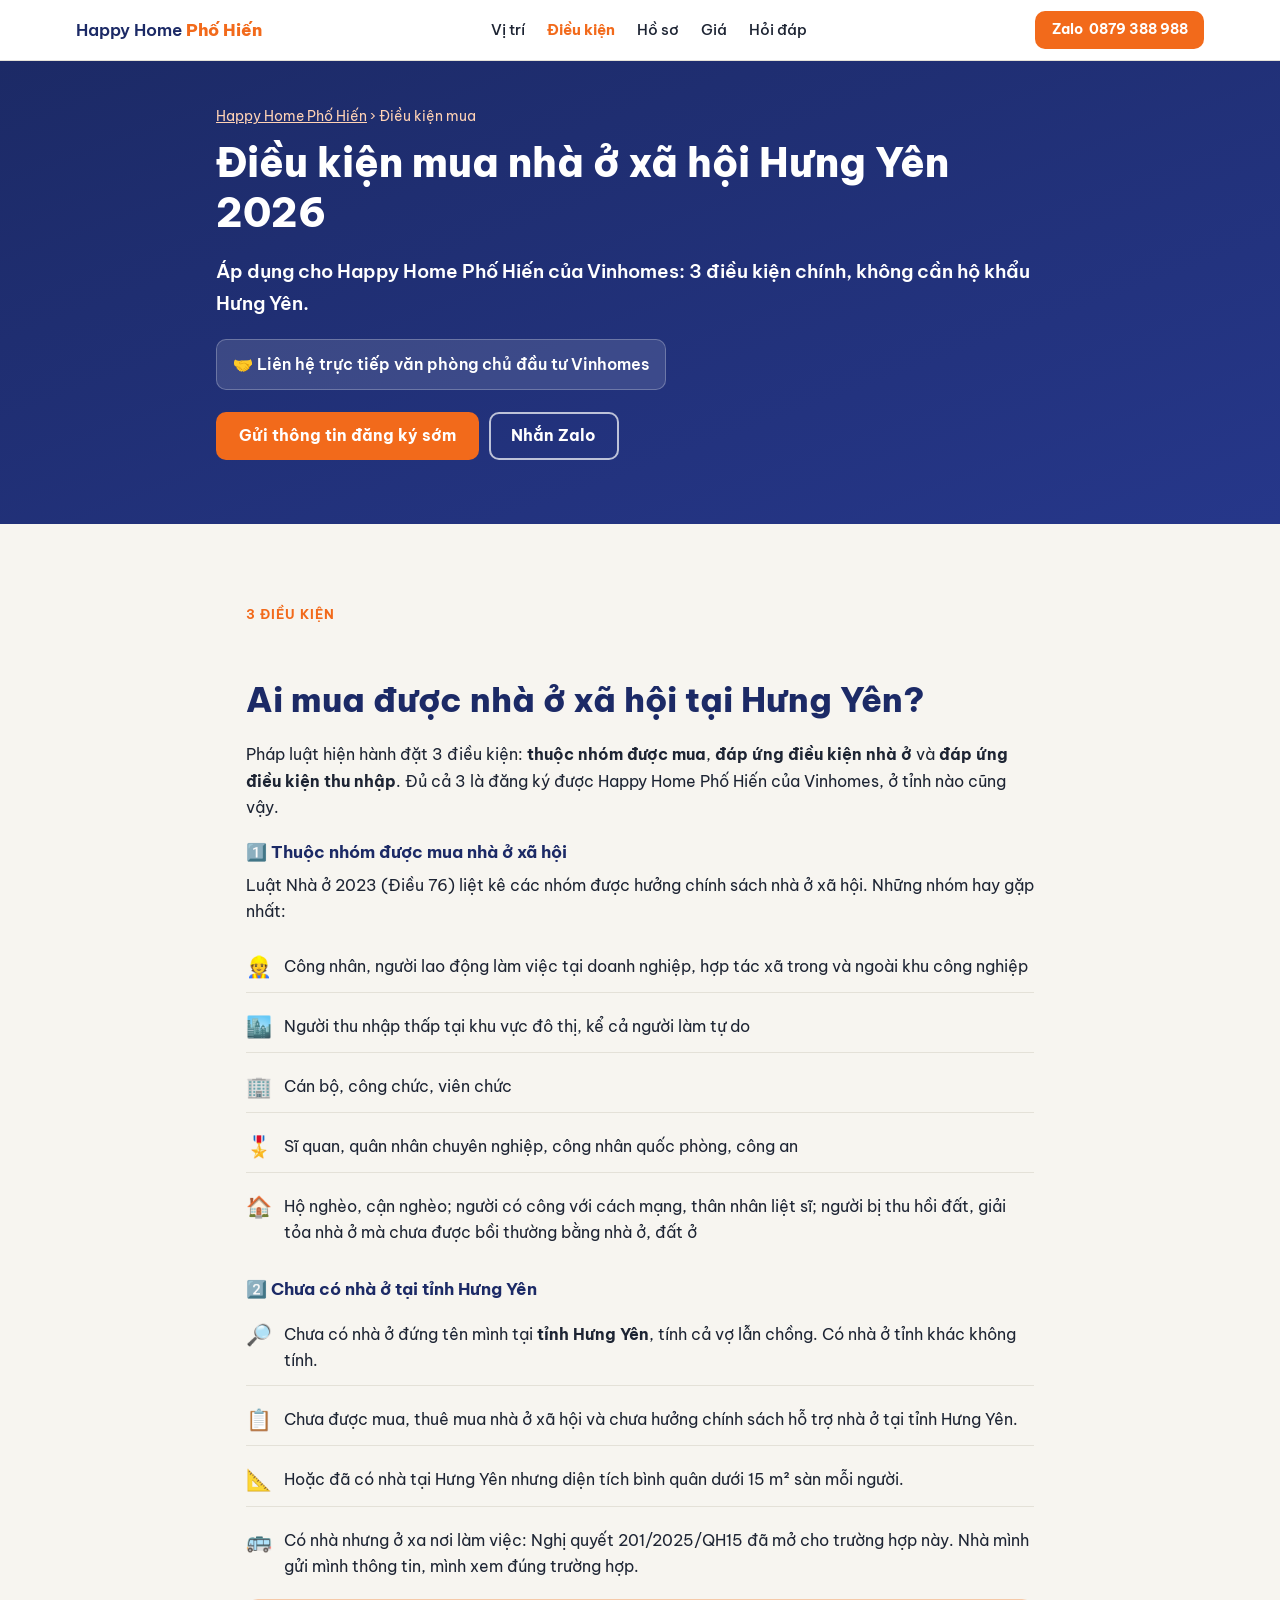
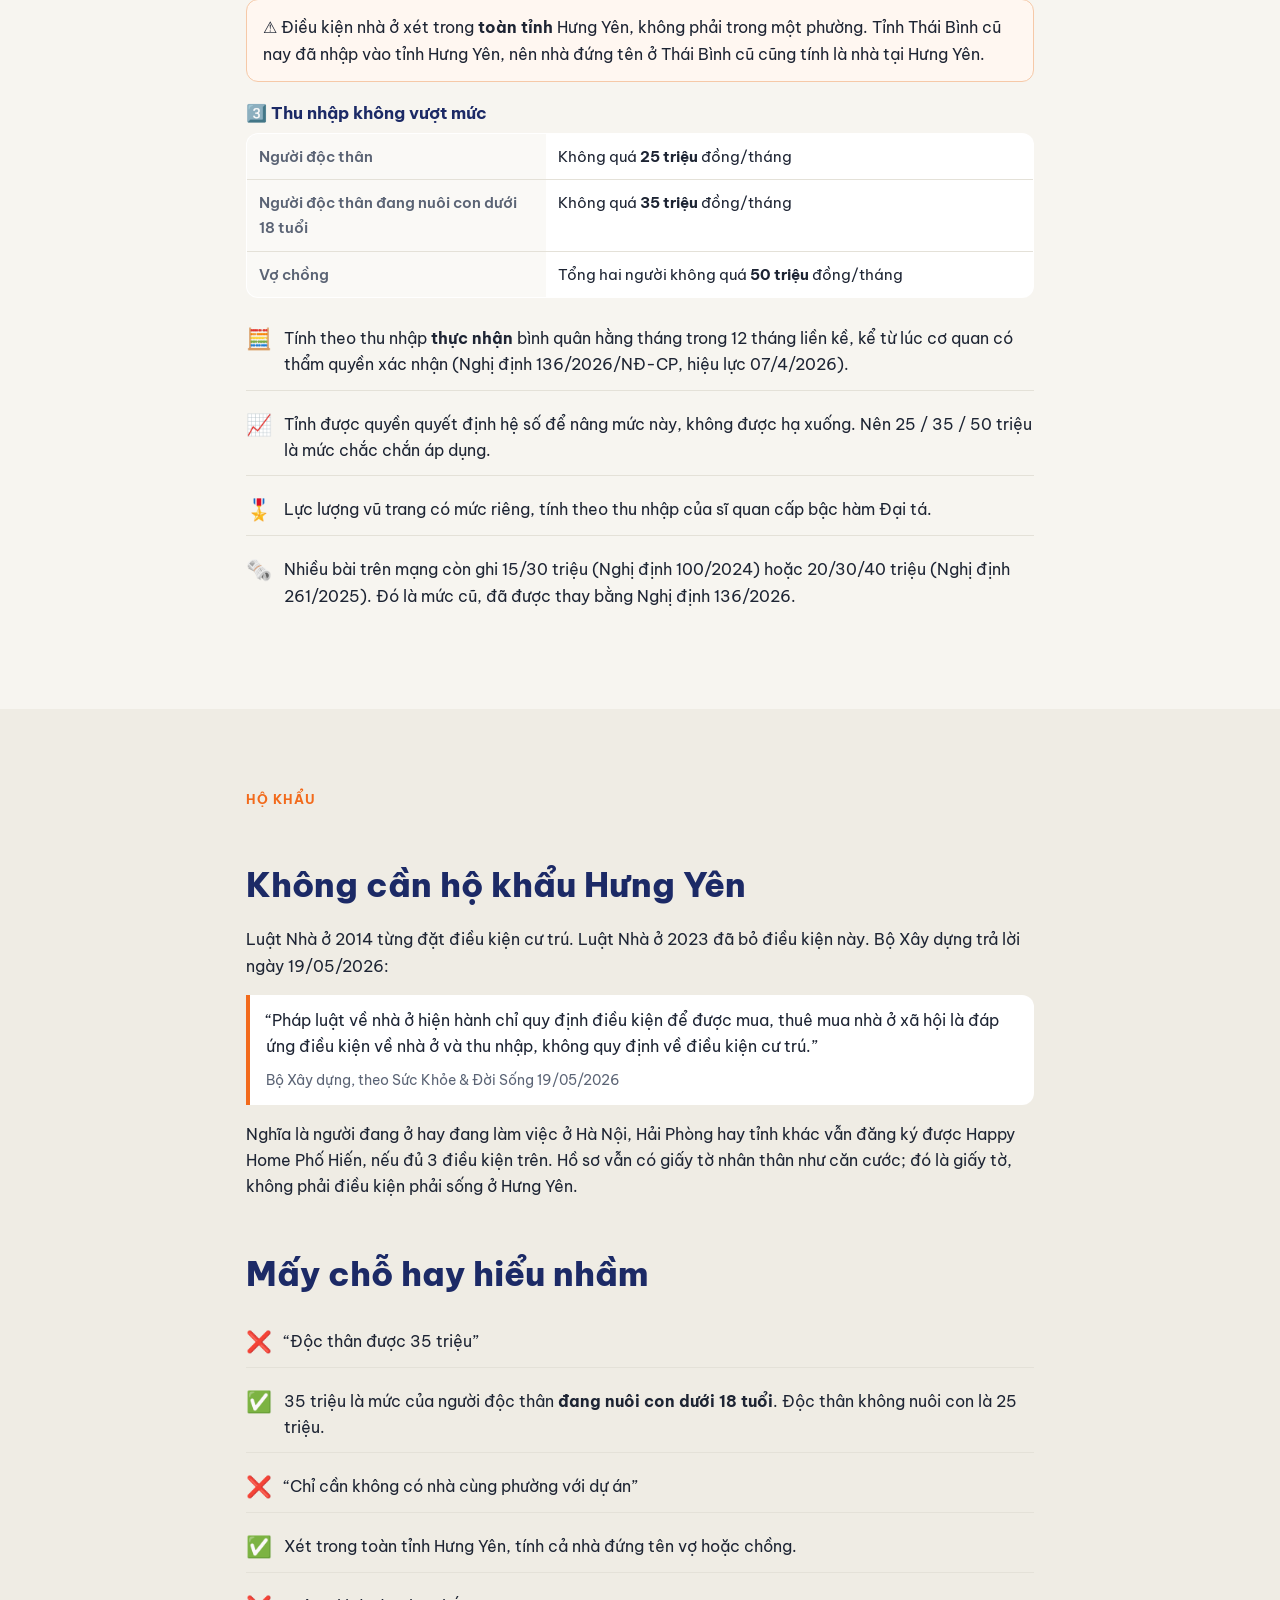
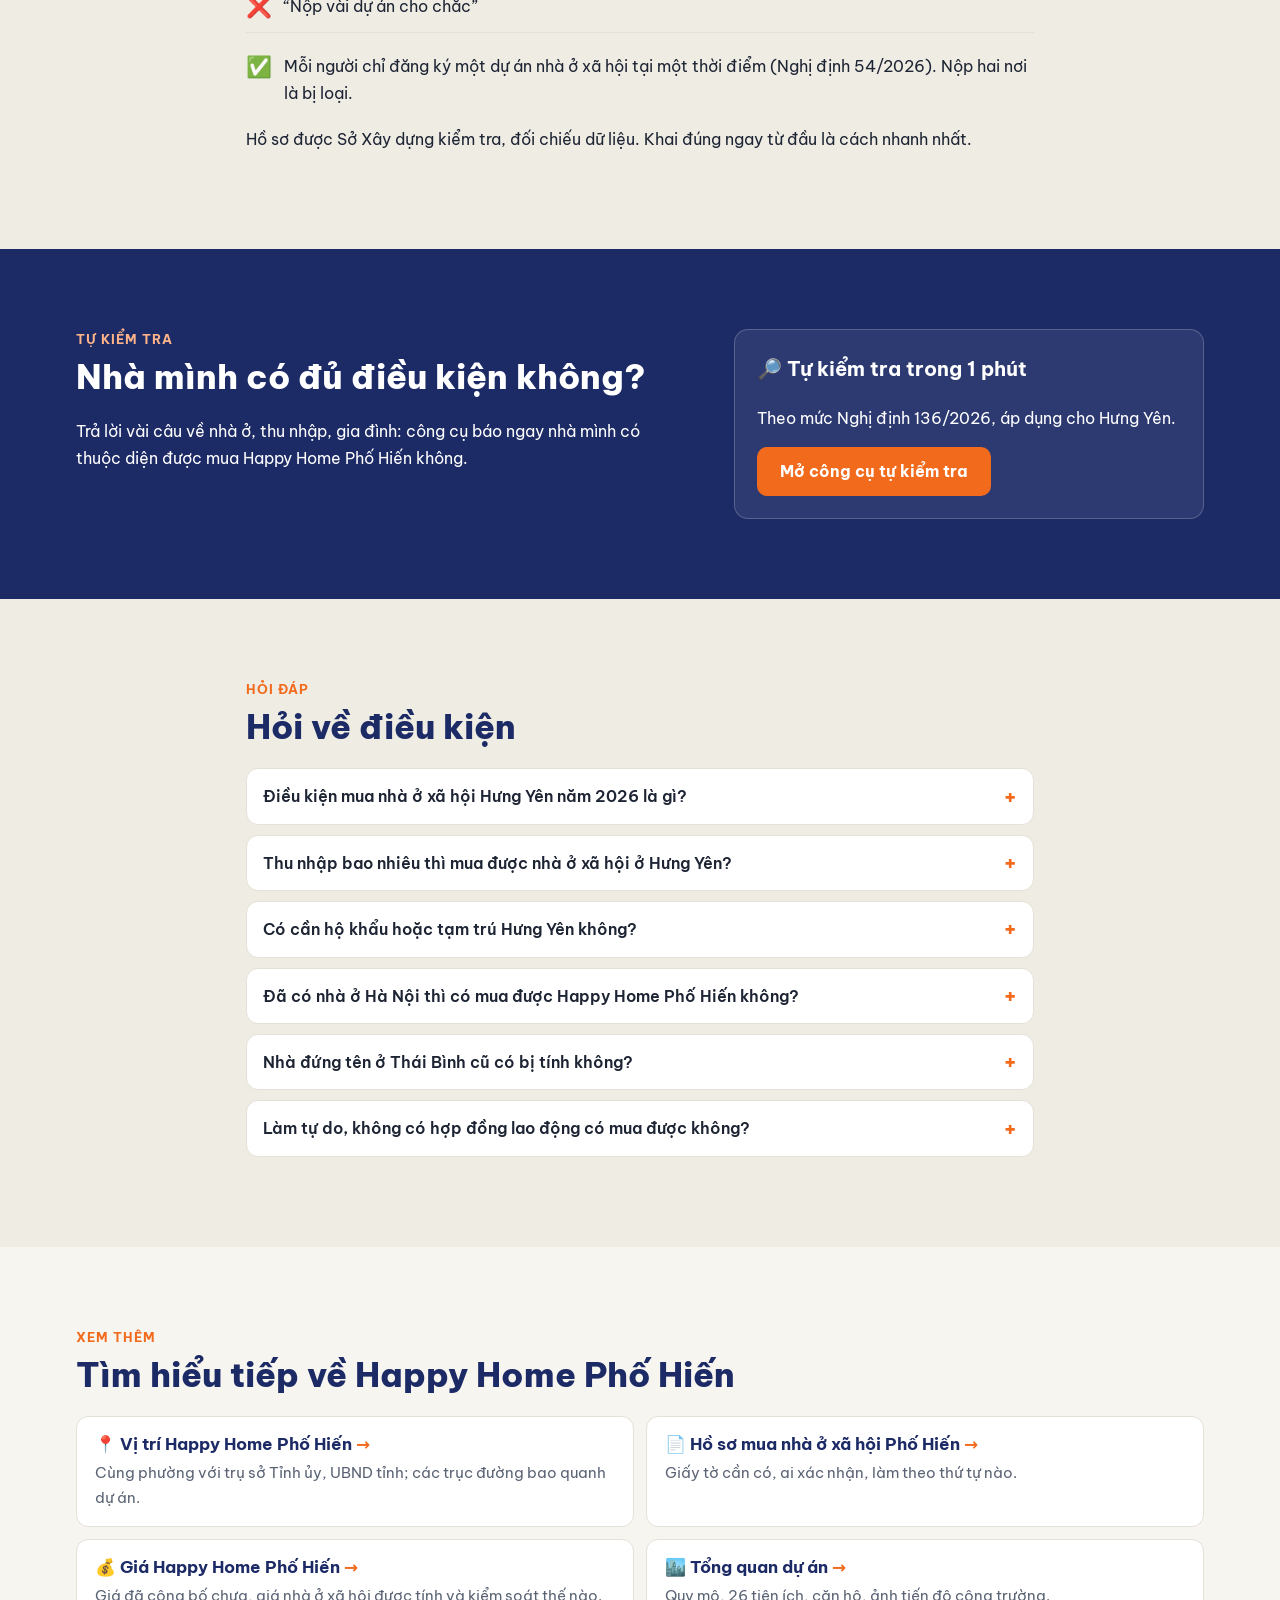
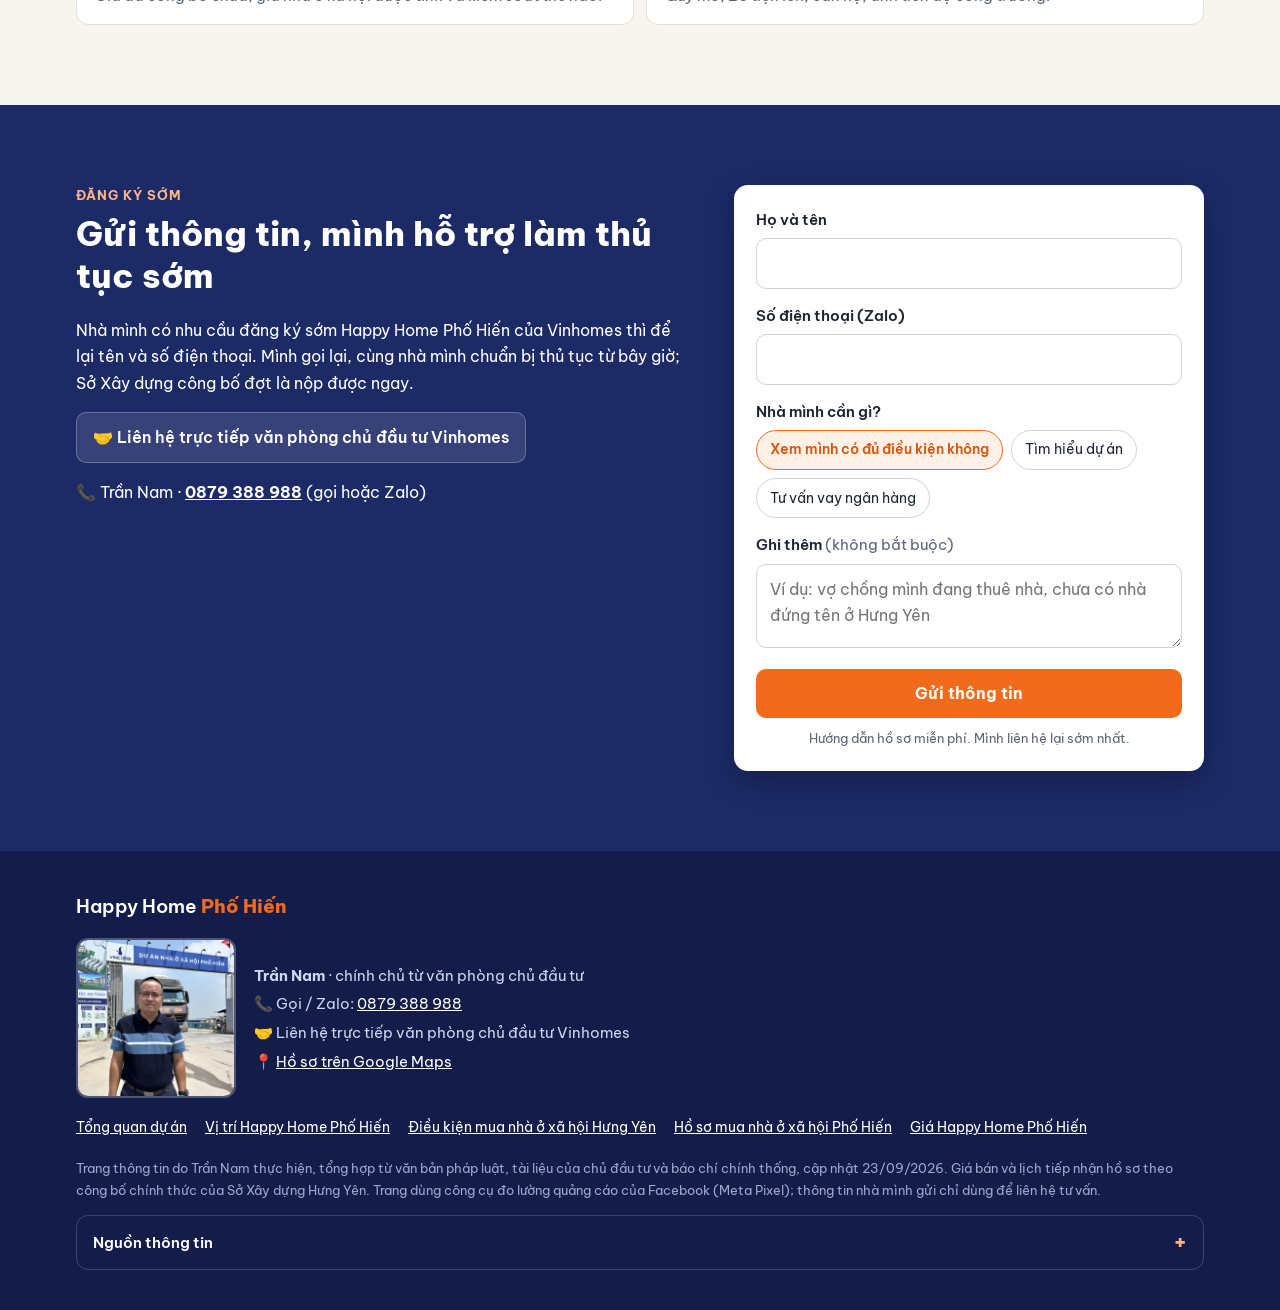
<file: dieu-kien-mua/index.html>
<!DOCTYPE html>
<html lang="vi">
<head>
<meta charset="UTF-8">
<meta name="viewport" content="width=device-width, initial-scale=1, viewport-fit=cover">
<title>Điều kiện mua nhà ở xã hội Hưng Yên 2026 – Happy Home Phố Hiến</title>
<meta name="description" content="Điều kiện mua nhà ở xã hội tại Hưng Yên năm 2026: thuộc nhóm được mua, chưa có nhà ở tại tỉnh Hưng Yên, thu nhập không quá 25/35/50 triệu đồng (Nghị định 136/2026). Không cần hộ khẩu Hưng Yên.">
<link rel="canonical" href="https://phohienhappyhome.com/dieu-kien-mua/">
<meta property="og:type" content="article">
<meta property="og:url" content="https://phohienhappyhome.com/dieu-kien-mua/">
<meta property="og:title" content="Điều kiện mua nhà ở xã hội Hưng Yên 2026 – Happy Home Phố Hiến">
<meta property="og:description" content="Điều kiện mua nhà ở xã hội tại Hưng Yên năm 2026: thuộc nhóm được mua, chưa có nhà ở tại tỉnh Hưng Yên, thu nhập không quá 25/35/50 triệu đồng (Nghị định 136/2026). Không cần hộ khẩu Hưng Yên.">
<meta property="og:image" content="https://phohienhappyhome.com/img/chia-se.jpg">
<meta property="og:locale" content="vi_VN">
<meta property="og:site_name" content="Happy Home Phố Hiến">
<meta name="theme-color" content="#1c2a66">
<link rel="icon" href="data:image/svg+xml,%3Csvg xmlns='http://www.w3.org/2000/svg' viewBox='0 0 32 32'%3E%3Crect width='32' height='32' rx='7' fill='%231c2a66'/%3E%3Cpath d='M16 6 5 15h3v10h6v-6h4v6h6V15h3z' fill='%23f26a1b'/%3E%3C/svg%3E">
<link rel="preconnect" href="https://fonts.googleapis.com">
<link rel="preconnect" href="https://fonts.gstatic.com" crossorigin>
<link href="https://fonts.googleapis.com/css2?family=Be+Vietnam+Pro:wght@400;500;600;700;800&display=swap" rel="stylesheet">
<link rel="stylesheet" href="/style.css">
<script type="application/ld+json">{"@context": "https://schema.org", "@type": "WebPage", "@id": "https://phohienhappyhome.com/dieu-kien-mua/#trang", "url": "https://phohienhappyhome.com/dieu-kien-mua/", "name": "Điều kiện mua nhà ở xã hội Hưng Yên 2026 – Happy Home Phố Hiến", "description": "Điều kiện mua nhà ở xã hội tại Hưng Yên năm 2026: thuộc nhóm được mua, chưa có nhà ở tại tỉnh Hưng Yên, thu nhập không quá 25/35/50 triệu đồng (Nghị định 136/2026). Không cần hộ khẩu Hưng Yên.", "inLanguage": "vi-VN", "dateModified": "2026-09-23", "isPartOf": {"@id": "https://phohienhappyhome.com/#web"}, "about": {"@id": "https://phohienhappyhome.com/#du-an"}, "author": {"@type": "Person", "name": "Trần Nam", "telephone": "+84879388988"}}</script>
<script type="application/ld+json">{"@context": "https://schema.org", "@type": "BreadcrumbList", "itemListElement": [{"@type": "ListItem", "position": 1, "name": "Happy Home Phố Hiến", "item": "https://phohienhappyhome.com/"}, {"@type": "ListItem", "position": 2, "name": "Điều kiện mua", "item": "https://phohienhappyhome.com/dieu-kien-mua/"}]}</script>
<script type="application/ld+json">{"@context": "https://schema.org", "@type": "FAQPage", "mainEntity": [{"@type": "Question", "name": "Điều kiện mua nhà ở xã hội Hưng Yên năm 2026 là gì?", "acceptedAnswer": {"@type": "Answer", "text": "Có 3 điều kiện: thuộc nhóm được mua theo Luật Nhà ở 2023; chưa có nhà ở đứng tên tại tỉnh Hưng Yên (tính cả vợ lẫn chồng) hoặc có nhà nhưng bình quân dưới 15 m² mỗi người; thu nhập không quá 25 triệu đồng/tháng với người độc thân, 35 triệu với người độc thân nuôi con dưới 18 tuổi, 50 triệu với vợ chồng cộng lại (Nghị định 136/2026/NĐ-CP)."}}, {"@type": "Question", "name": "Thu nhập bao nhiêu thì mua được nhà ở xã hội ở Hưng Yên?", "acceptedAnswer": {"@type": "Answer", "text": "Theo Nghị định 136/2026/NĐ-CP (hiệu lực 07/4/2026): người độc thân không quá 25 triệu đồng/tháng, người độc thân đang nuôi con dưới 18 tuổi không quá 35 triệu, vợ chồng tổng hai người không quá 50 triệu. Tính theo thu nhập thực nhận bình quân 12 tháng liền kề."}}, {"@type": "Question", "name": "Có cần hộ khẩu hoặc tạm trú Hưng Yên không?", "acceptedAnswer": {"@type": "Answer", "text": "Không cần. Luật Nhà ở 2023 không đặt điều kiện cư trú; Bộ Xây dựng đã trả lời rõ điều này ngày 19/05/2026. Điều được xét là điều kiện nhà ở và thu nhập."}}, {"@type": "Question", "name": "Đã có nhà ở Hà Nội thì có mua được Happy Home Phố Hiến không?", "acceptedAnswer": {"@type": "Answer", "text": "Được, nếu chưa có nhà ở đứng tên tại tỉnh Hưng Yên và đủ các điều kiện còn lại. Điều kiện nhà ở xét theo tỉnh nơi có dự án, nên nhà ở Hà Nội không tính."}}, {"@type": "Question", "name": "Nhà đứng tên ở Thái Bình cũ có bị tính không?", "acceptedAnswer": {"@type": "Answer", "text": "Có. Tỉnh Thái Bình cũ nay đã nhập vào tỉnh Hưng Yên, nên nhà đứng tên ở Thái Bình cũ cũng tính là nhà tại Hưng Yên."}}, {"@type": "Question", "name": "Làm tự do, không có hợp đồng lao động có mua được không?", "acceptedAnswer": {"@type": "Answer", "text": "Có thể. Người làm tự do ở khu vực đô thị thuộc nhóm người thu nhập thấp được xem xét. Giấy xác nhận thuộc đối tượng do UBND cấp xã nơi cư trú xác nhận, thu nhập kê khai theo mẫu dành cho người không có hợp đồng lao động (Thông tư 08/2026/TT-BXD). Nhà mình nhắn mình để xem đúng trường hợp."}}]}</script>
</head>
<body>

<header class="dau">
  <div class="khung dau-trong">
    <a href="/" class="ten-trang">Happy Home <b>Phố Hiến</b></a>
    <nav class="menu" aria-label="Mục lục">
      <a href="/vi-tri/">Vị trí</a>
      <a href="/dieu-kien-mua/" aria-current="page">Điều kiện</a>
      <a href="/ho-so/">Hồ sơ</a>
      <a href="/gia/">Giá</a>
      <a href="/#hoi-dap">Hỏi đáp</a>
    </nav>
    <a class="nut nut-zalo nho" href="https://zalo.me/0879388988" target="_blank" rel="noopener">Zalo<span class="so-dt"> 0879 388 988</span></a>
  </div>
</header>

<main>

<section class="mo gon">
  <div class="khung">
    <p class="duong-dan"><a href="/">Happy Home Phố Hiến</a> › Điều kiện mua</p>
    <h1>Điều kiện mua nhà ở xã hội Hưng Yên 2026</h1>
    <p class="mo-moc">Áp dụng cho Happy Home Phố Hiến của Vinhomes: 3 điều kiện chính, không cần hộ khẩu Hưng Yên.</p>
    <p class="uy-tin">🤝 Liên hệ trực tiếp văn phòng chủ đầu tư Vinhomes</p>
    <div class="mo-nut">
      <a class="nut nut-cam" href="#dang-ky">Gửi thông tin đăng ký sớm</a>
      <a class="nut nut-vien" href="https://zalo.me/0879388988" target="_blank" rel="noopener">Nhắn Zalo</a>
    </div>
  </div>
</section>
<section class="khuc">
  <div class="khung hep bai">
    <p class="nhan-khuc">3 điều kiện</p>
    <h2>Ai mua được nhà ở xã hội tại Hưng Yên?</h2>
    <p>Pháp luật hiện hành đặt 3 điều kiện: <b>thuộc nhóm được mua</b>, <b>đáp ứng điều kiện nhà ở</b> và <b>đáp ứng điều kiện thu nhập</b>. Đủ cả 3 là đăng ký được Happy Home Phố Hiến của Vinhomes, ở tỉnh nào cũng vậy.</p>

    <h3>1️⃣ Thuộc nhóm được mua nhà ở xã hội</h3>
    <p>Luật Nhà ở 2023 (Điều 76) liệt kê các nhóm được hưởng chính sách nhà ở xã hội. Những nhóm hay gặp nhất:</p>
    <ul class="ds-icon">
      <li><span>👷</span><div>Công nhân, người lao động làm việc tại doanh nghiệp, hợp tác xã trong và ngoài khu công nghiệp</div></li>
      <li><span>🏙️</span><div>Người thu nhập thấp tại khu vực đô thị, kể cả người làm tự do</div></li>
      <li><span>🏢</span><div>Cán bộ, công chức, viên chức</div></li>
      <li><span>🎖️</span><div>Sĩ quan, quân nhân chuyên nghiệp, công nhân quốc phòng, công an</div></li>
      <li><span>🏠</span><div>Hộ nghèo, cận nghèo; người có công với cách mạng, thân nhân liệt sĩ; người bị thu hồi đất, giải tỏa nhà ở mà chưa được bồi thường bằng nhà ở, đất ở</div></li>
    </ul>

    <h3>2️⃣ Chưa có nhà ở tại tỉnh Hưng Yên</h3>
    <ul class="ds-icon">
      <li><span>🔎</span><div>Chưa có nhà ở đứng tên mình tại <b>tỉnh Hưng Yên</b>, tính cả vợ lẫn chồng. Có nhà ở tỉnh khác không tính.</div></li>
      <li><span>📋</span><div>Chưa được mua, thuê mua nhà ở xã hội và chưa hưởng chính sách hỗ trợ nhà ở tại tỉnh Hưng Yên.</div></li>
      <li><span>📐</span><div>Hoặc đã có nhà tại Hưng Yên nhưng diện tích bình quân dưới 15 m² sàn mỗi người.</div></li>
      <li><span>🚌</span><div>Có nhà nhưng ở xa nơi làm việc: Nghị quyết 201/2025/QH15 đã mở cho trường hợp này. Nhà mình gửi mình thông tin, mình xem đúng trường hợp.</div></li>
    </ul>
    <div class="hop-luu-y">
      <p>⚠️ Điều kiện nhà ở xét trong <b>toàn tỉnh</b> Hưng Yên, không phải trong một phường. Tỉnh Thái Bình cũ nay đã nhập vào tỉnh Hưng Yên, nên nhà đứng tên ở Thái Bình cũ cũng tính là nhà tại Hưng Yên.</p>
    </div>

    <h3>3️⃣ Thu nhập không vượt mức</h3>
    <table class="bang">
      <tr><th>Người độc thân</th><td>Không quá <b>25 triệu</b> đồng/tháng</td></tr>
      <tr><th>Người độc thân đang nuôi con dưới 18 tuổi</th><td>Không quá <b>35 triệu</b> đồng/tháng</td></tr>
      <tr><th>Vợ chồng</th><td>Tổng hai người không quá <b>50 triệu</b> đồng/tháng</td></tr>
    </table>
    <ul class="ds-icon">
      <li><span>🧮</span><div>Tính theo thu nhập <b>thực nhận</b> bình quân hằng tháng trong 12 tháng liền kề, kể từ lúc cơ quan có thẩm quyền xác nhận (Nghị định 136/2026/NĐ-CP, hiệu lực 07/4/2026).</div></li>
      <li><span>📈</span><div>Tỉnh được quyền quyết định hệ số để nâng mức này, không được hạ xuống. Nên 25 / 35 / 50 triệu là mức chắc chắn áp dụng.</div></li>
      <li><span>🎖️</span><div>Lực lượng vũ trang có mức riêng, tính theo thu nhập của sĩ quan cấp bậc hàm Đại tá.</div></li>
      <li><span>🗞️</span><div>Nhiều bài trên mạng còn ghi 15/30 triệu (Nghị định 100/2024) hoặc 20/30/40 triệu (Nghị định 261/2025). Đó là mức cũ, đã được thay bằng Nghị định 136/2026.</div></li>
    </ul>
  </div>
</section>

<section class="khuc nen-nhat">
  <div class="khung hep bai">
    <p class="nhan-khuc">Hộ khẩu</p>
    <h2>Không cần hộ khẩu Hưng Yên</h2>
    <p>Luật Nhà ở 2014 từng đặt điều kiện cư trú. Luật Nhà ở 2023 đã bỏ điều kiện này. Bộ Xây dựng trả lời ngày 19/05/2026:</p>
    <blockquote class="trich">
      <p>“Pháp luật về nhà ở hiện hành chỉ quy định điều kiện để được mua, thuê mua nhà ở xã hội là đáp ứng điều kiện về nhà ở và thu nhập, không quy định về điều kiện cư trú.”</p>
      <cite>Bộ Xây dựng, theo Sức Khỏe &amp; Đời Sống 19/05/2026</cite>
    </blockquote>
    <p>Nghĩa là người đang ở hay đang làm việc ở Hà Nội, Hải Phòng hay tỉnh khác vẫn đăng ký được Happy Home Phố Hiến, nếu đủ 3 điều kiện trên. Hồ sơ vẫn có giấy tờ nhân thân như căn cước; đó là giấy tờ, không phải điều kiện phải sống ở Hưng Yên.</p>

    <h2>Mấy chỗ hay hiểu nhầm</h2>
    <ul class="ds-icon">
      <li><span>❌</span><div>“Độc thân được 35 triệu”</div></li>
      <li><span>✅</span><div>35 triệu là mức của người độc thân <b>đang nuôi con dưới 18 tuổi</b>. Độc thân không nuôi con là 25 triệu.</div></li>
      <li><span>❌</span><div>“Chỉ cần không có nhà cùng phường với dự án”</div></li>
      <li><span>✅</span><div>Xét trong toàn tỉnh Hưng Yên, tính cả nhà đứng tên vợ hoặc chồng.</div></li>
      <li><span>❌</span><div>“Nộp vài dự án cho chắc”</div></li>
      <li><span>✅</span><div>Mỗi người chỉ đăng ký một dự án nhà ở xã hội tại một thời điểm (Nghị định 54/2026). Nộp hai nơi là bị loại.</div></li>
    </ul>
    <p>Hồ sơ được Sở Xây dựng kiểm tra, đối chiếu dữ liệu. Khai đúng ngay từ đầu là cách nhanh nhất.</p>
  </div>
</section>

<section class="khuc nen-xanh">
  <div class="khung hai-cot">
    <div>
      <p class="nhan-khuc sang">Tự kiểm tra</p>
      <h2>Nhà mình có đủ điều kiện không?</h2>
      <p>Trả lời vài câu về nhà ở, thu nhập, gia đình: công cụ báo ngay nhà mình có thuộc diện được mua Happy Home Phố Hiến không.</p>
    </div>
    <div class="the-tu-kiem">
      <p class="to">🔎 Tự kiểm tra trong 1 phút</p>
      <p>Theo mức Nghị định 136/2026, áp dụng cho Hưng Yên.</p>
      <a class="nut nut-cam" href="https://ongchunoxh.com/pho-hien/?nv=nam&amp;n=web-phohienhappyhome-dieukien" target="_blank" rel="noopener">Mở công cụ tự kiểm tra</a>
    </div>
  </div>
</section>

<section class="khuc nen-nhat">
  <div class="khung hep">
    <p class="nhan-khuc">Hỏi đáp</p>
    <h2>Hỏi về điều kiện</h2>
    <details>
      <summary>Điều kiện mua nhà ở xã hội Hưng Yên năm 2026 là gì?</summary>
      <p>Có 3 điều kiện: thuộc nhóm được mua theo Luật Nhà ở 2023; chưa có nhà ở đứng tên tại tỉnh Hưng Yên (tính cả vợ lẫn chồng) hoặc có nhà nhưng bình quân dưới 15 m² mỗi người; thu nhập không quá 25 triệu đồng/tháng với người độc thân, 35 triệu với người độc thân nuôi con dưới 18 tuổi, 50 triệu với vợ chồng cộng lại (Nghị định 136/2026/NĐ-CP).</p>
    </details>
    <details>
      <summary>Thu nhập bao nhiêu thì mua được nhà ở xã hội ở Hưng Yên?</summary>
      <p>Theo Nghị định 136/2026/NĐ-CP (hiệu lực 07/4/2026): người độc thân không quá 25 triệu đồng/tháng, người độc thân đang nuôi con dưới 18 tuổi không quá 35 triệu, vợ chồng tổng hai người không quá 50 triệu. Tính theo thu nhập thực nhận bình quân 12 tháng liền kề.</p>
    </details>
    <details>
      <summary>Có cần hộ khẩu hoặc tạm trú Hưng Yên không?</summary>
      <p>Không cần. Luật Nhà ở 2023 không đặt điều kiện cư trú; Bộ Xây dựng đã trả lời rõ điều này ngày 19/05/2026. Điều được xét là điều kiện nhà ở và thu nhập.</p>
    </details>
    <details>
      <summary>Đã có nhà ở Hà Nội thì có mua được Happy Home Phố Hiến không?</summary>
      <p>Được, nếu chưa có nhà ở đứng tên tại tỉnh Hưng Yên và đủ các điều kiện còn lại. Điều kiện nhà ở xét theo tỉnh nơi có dự án, nên nhà ở Hà Nội không tính.</p>
    </details>
    <details>
      <summary>Nhà đứng tên ở Thái Bình cũ có bị tính không?</summary>
      <p>Có. Tỉnh Thái Bình cũ nay đã nhập vào tỉnh Hưng Yên, nên nhà đứng tên ở Thái Bình cũ cũng tính là nhà tại Hưng Yên.</p>
    </details>
    <details>
      <summary>Làm tự do, không có hợp đồng lao động có mua được không?</summary>
      <p>Có thể. Người làm tự do ở khu vực đô thị thuộc nhóm người thu nhập thấp được xem xét. Giấy xác nhận thuộc đối tượng do UBND cấp xã nơi cư trú xác nhận, thu nhập kê khai theo mẫu dành cho người không có hợp đồng lao động (Thông tư 08/2026/TT-BXD). Nhà mình nhắn mình để xem đúng trường hợp.</p>
    </details>
  </div>
</section>

<section class="khuc">
  <div class="khung">
    <p class="nhan-khuc">Xem thêm</p>
    <h2>Tìm hiểu tiếp về Happy Home Phố Hiến</h2>
    <div class="luoi-lien-quan">
      <a class="the" href="/vi-tri/"><h3>📍 Vị trí Happy Home Phố Hiến</h3><p>Cùng phường với trụ sở Tỉnh ủy, UBND tỉnh; các trục đường bao quanh dự án.</p></a>
      <a class="the" href="/ho-so/"><h3>📄 Hồ sơ mua nhà ở xã hội Phố Hiến</h3><p>Giấy tờ cần có, ai xác nhận, làm theo thứ tự nào.</p></a>
      <a class="the" href="/gia/"><h3>💰 Giá Happy Home Phố Hiến</h3><p>Giá đã công bố chưa, giá nhà ở xã hội được tính và kiểm soát thế nào.</p></a>
      <a class="the" href="/"><h3>🏙️ Tổng quan dự án</h3><p>Quy mô, 26 tiện ích, căn hộ, ảnh tiến độ công trường.</p></a>
    </div>
  </div>
</section>

<section id="dang-ky" class="khuc nen-xanh">
  <div class="khung hai-cot">
    <div>
      <p class="nhan-khuc sang">Đăng ký sớm</p>
      <h2>Gửi thông tin, mình hỗ trợ làm thủ tục sớm</h2>
      <p>Nhà mình có nhu cầu đăng ký sớm Happy Home Phố Hiến của Vinhomes thì để lại tên và số điện thoại. Mình gọi lại, cùng nhà mình chuẩn bị thủ tục từ bây giờ; Sở Xây dựng công bố đợt là nộp được ngay.</p>
      <p class="uy-tin">🤝 Liên hệ trực tiếp văn phòng chủ đầu tư Vinhomes</p>
      <p class="lien-he">📞 Trần Nam · <a href="tel:0879388988">0879 388 988</a> (gọi hoặc Zalo)</p>
    </div>
    <form id="form-dk" class="the-form" novalidate>
      <label for="ten">Họ và tên</label>
      <input id="ten" name="ten" type="text" autocomplete="name" maxlength="60" required>
      <label for="sdt">Số điện thoại (Zalo)</label>
      <input id="sdt" name="sdt" type="tel" inputmode="tel" autocomplete="tel" maxlength="14" required>
      <p class="nhan-o">Nhà mình cần gì?</p>
      <div class="chon" role="group" aria-label="Nhu cầu">
        <button type="button" class="on" data-v="Xem mình có đủ điều kiện không">Xem mình có đủ điều kiện không</button>
        <button type="button" data-v="Tìm hiểu dự án">Tìm hiểu dự án</button>
        <button type="button" data-v="Tư vấn vay ngân hàng">Tư vấn vay ngân hàng</button>
      </div>
      <label for="ghi">Ghi thêm <span>(không bắt buộc)</span></label>
      <textarea id="ghi" name="ghi" maxlength="500" placeholder="Ví dụ: vợ chồng mình đang thuê nhà, chưa có nhà đứng tên ở Hưng Yên"></textarea>
      <input class="an" id="web" name="web" type="text" tabindex="-1" autocomplete="off" aria-hidden="true">
      <p class="loi" id="loi" role="alert"></p>
      <button type="submit" class="nut nut-cam rong" id="nut-gui">Gửi thông tin</button>
      <p class="nho-form">Hướng dẫn hồ sơ miễn phí. Mình liên hệ lại sớm nhất.</p>
    </form>
  </div>
</section>

</main>

<footer class="chan">
  <div class="khung">
    <p class="ten-trang">Happy Home <b>Phố Hiến</b></p>
    <div class="nguoi">
      <img src="/img/tran-nam.jpg" alt="Trần Nam tại cổng dự án nhà ở xã hội Phố Hiến" width="640" height="640" loading="lazy">
      <div>
        <p><b>Trần Nam</b> · chính chủ từ văn phòng chủ đầu tư</p>
        <p>📞 Gọi / Zalo: <a href="tel:0879388988">0879 388 988</a></p>
        <p>🤝 Liên hệ trực tiếp văn phòng chủ đầu tư Vinhomes</p>
        <p>📍 <a href="https://www.google.com/maps?cid=13969731995192469814" target="_blank" rel="noopener">Hồ sơ trên Google Maps</a></p>
      </div>
    </div>
    <ul class="trang-con">
      <li><a href="/">Tổng quan dự án</a></li>
      <li><a href="/vi-tri/">Vị trí Happy Home Phố Hiến</a></li>
      <li><a href="/dieu-kien-mua/">Điều kiện mua nhà ở xã hội Hưng Yên</a></li>
      <li><a href="/ho-so/">Hồ sơ mua nhà ở xã hội Phố Hiến</a></li>
      <li><a href="/gia/">Giá Happy Home Phố Hiến</a></li>
    </ul>
    <p class="nho">Trang thông tin do Trần Nam thực hiện, tổng hợp từ văn bản pháp luật, tài liệu của chủ đầu tư và báo chí chính thống, cập nhật 23/09/2026. Giá bán và lịch tiếp nhận hồ sơ theo công bố chính thức của Sở Xây dựng Hưng Yên. Trang dùng công cụ đo lường quảng cáo của Facebook (Meta Pixel); thông tin nhà mình gửi chỉ dùng để liên hệ tư vấn.</p>
    <details class="nguon">
      <summary>Nguồn thông tin</summary>
      <ul>
        <li>Nhóm được mua, điều kiện nhà ở: Luật Nhà ở 2023 (Điều 76, Điều 78), hiệu lực 01/8/2024</li>
        <li>Mức thu nhập 25 / 35 / 50 triệu, cách tính 12 tháng, quyền điều chỉnh hệ số của tỉnh: <a href="https://datafiles.chinhphu.vn/cpp/files/vbpq/2026/4/136-ndcp.signed.pdf" target="_blank" rel="noopener">Nghị định 136/2026/NĐ-CP</a>, hiệu lực 07/4/2026 (sửa Điều 30 Nghị định 100/2024/NĐ-CP)</li>
        <li>Phạm vi xét nhà ở là tỉnh có dự án: Điều 29 Nghị định 100/2024/NĐ-CP, sửa bởi Điều 32 <a href="https://xaydungchinhsach.chinhphu.vn/nghi-dinh-so-54-2026-nd-cp-quy-dinh-moi-ve-mua-ban-thue-mua-cho-thue-gia-nha-o-xa-hoi-119260220165054643.htm" target="_blank" rel="noopener">Nghị định 54/2026/NĐ-CP</a></li>
        <li>Không quy định điều kiện cư trú: trả lời của Bộ Xây dựng, <a href="https://suckhoedoisong.vn/khong-quy-dinh-ve-dieu-kien-cu-tru-khi-dang-ky-mua-nha-o-xa-hoi-169260519060240252.htm" target="_blank" rel="noopener">Sức Khỏe &amp; Đời Sống 19/05/2026</a></li>
        <li>Người có nhà ở xa nơi làm việc: Nghị quyết 201/2025/QH15 ngày 29/5/2025</li>
        <li>Mỗi người chỉ đăng ký một dự án tại một thời điểm: Nghị định 54/2026/NĐ-CP</li>
        <li>Mẫu giấy xác nhận đối tượng, thu nhập: Thông tư 08/2026/TT-BXD</li>
      </ul>
    </details>
  </div>
</footer>

<nav class="thanh-day" aria-label="Liên hệ nhanh">
  <a href="tel:0879388988">📞 Gọi</a>
  <a href="https://zalo.me/0879388988" target="_blank" rel="noopener">💬 Zalo</a>
  <a href="#dang-ky" class="cam">📩 Đăng ký</a>
</nav>

<dialog id="xem-anh" aria-label="Xem ảnh lớn"><img alt=""><button type="button" aria-label="Đóng">✕</button></dialog>

<script src="/main.js"></script>
</body>
</html>
</file>
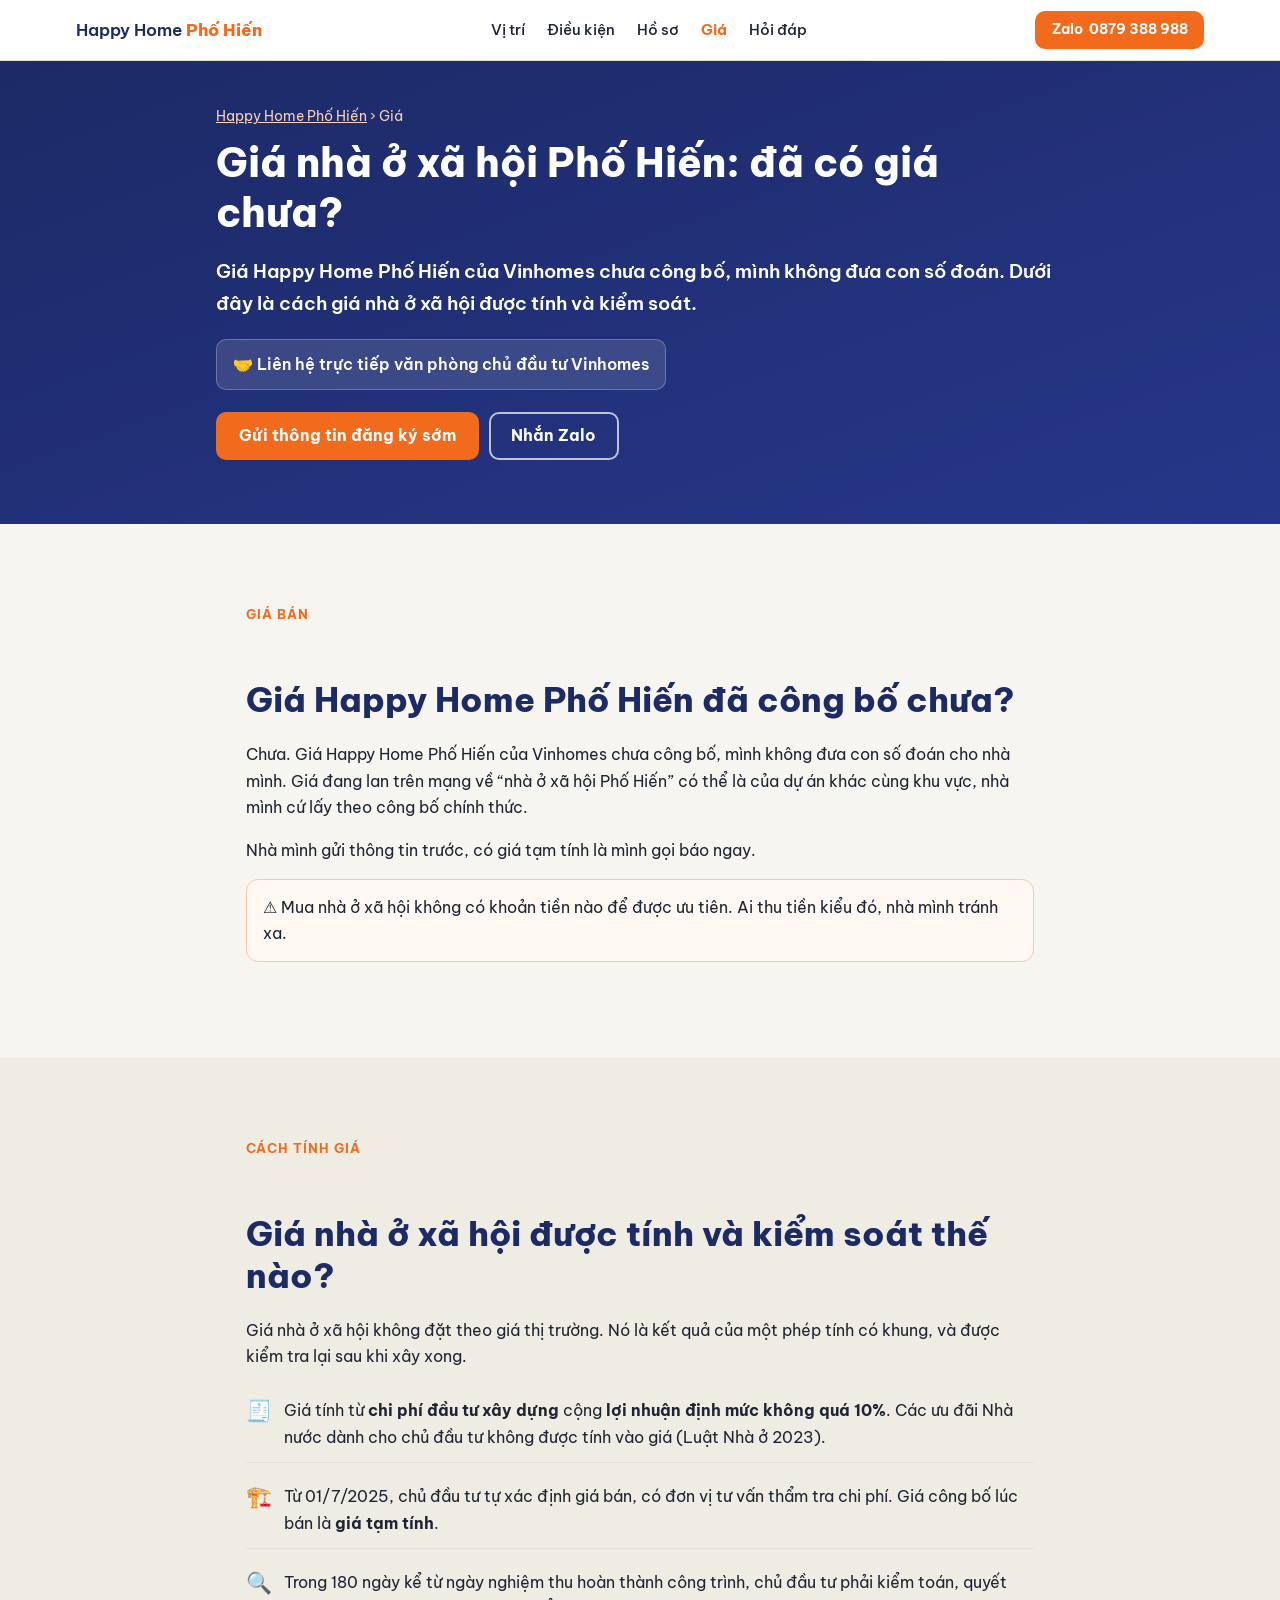
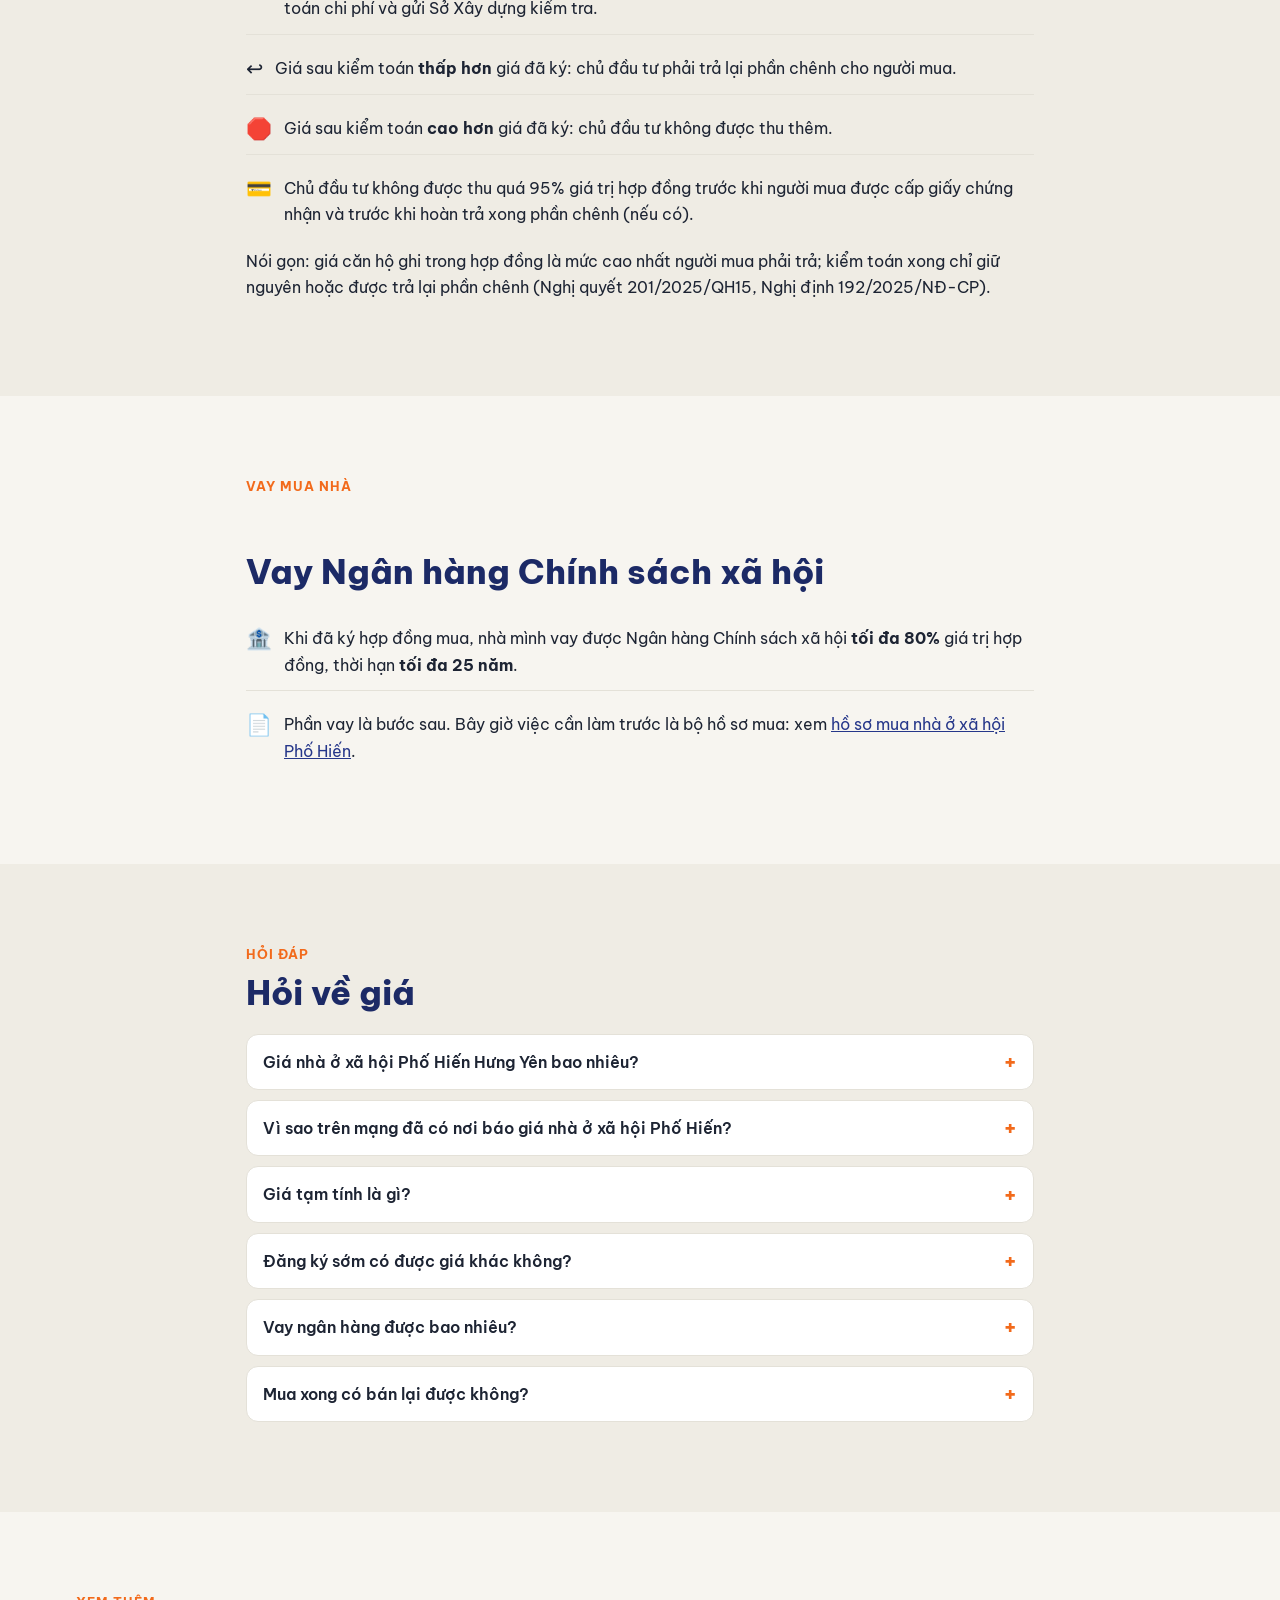
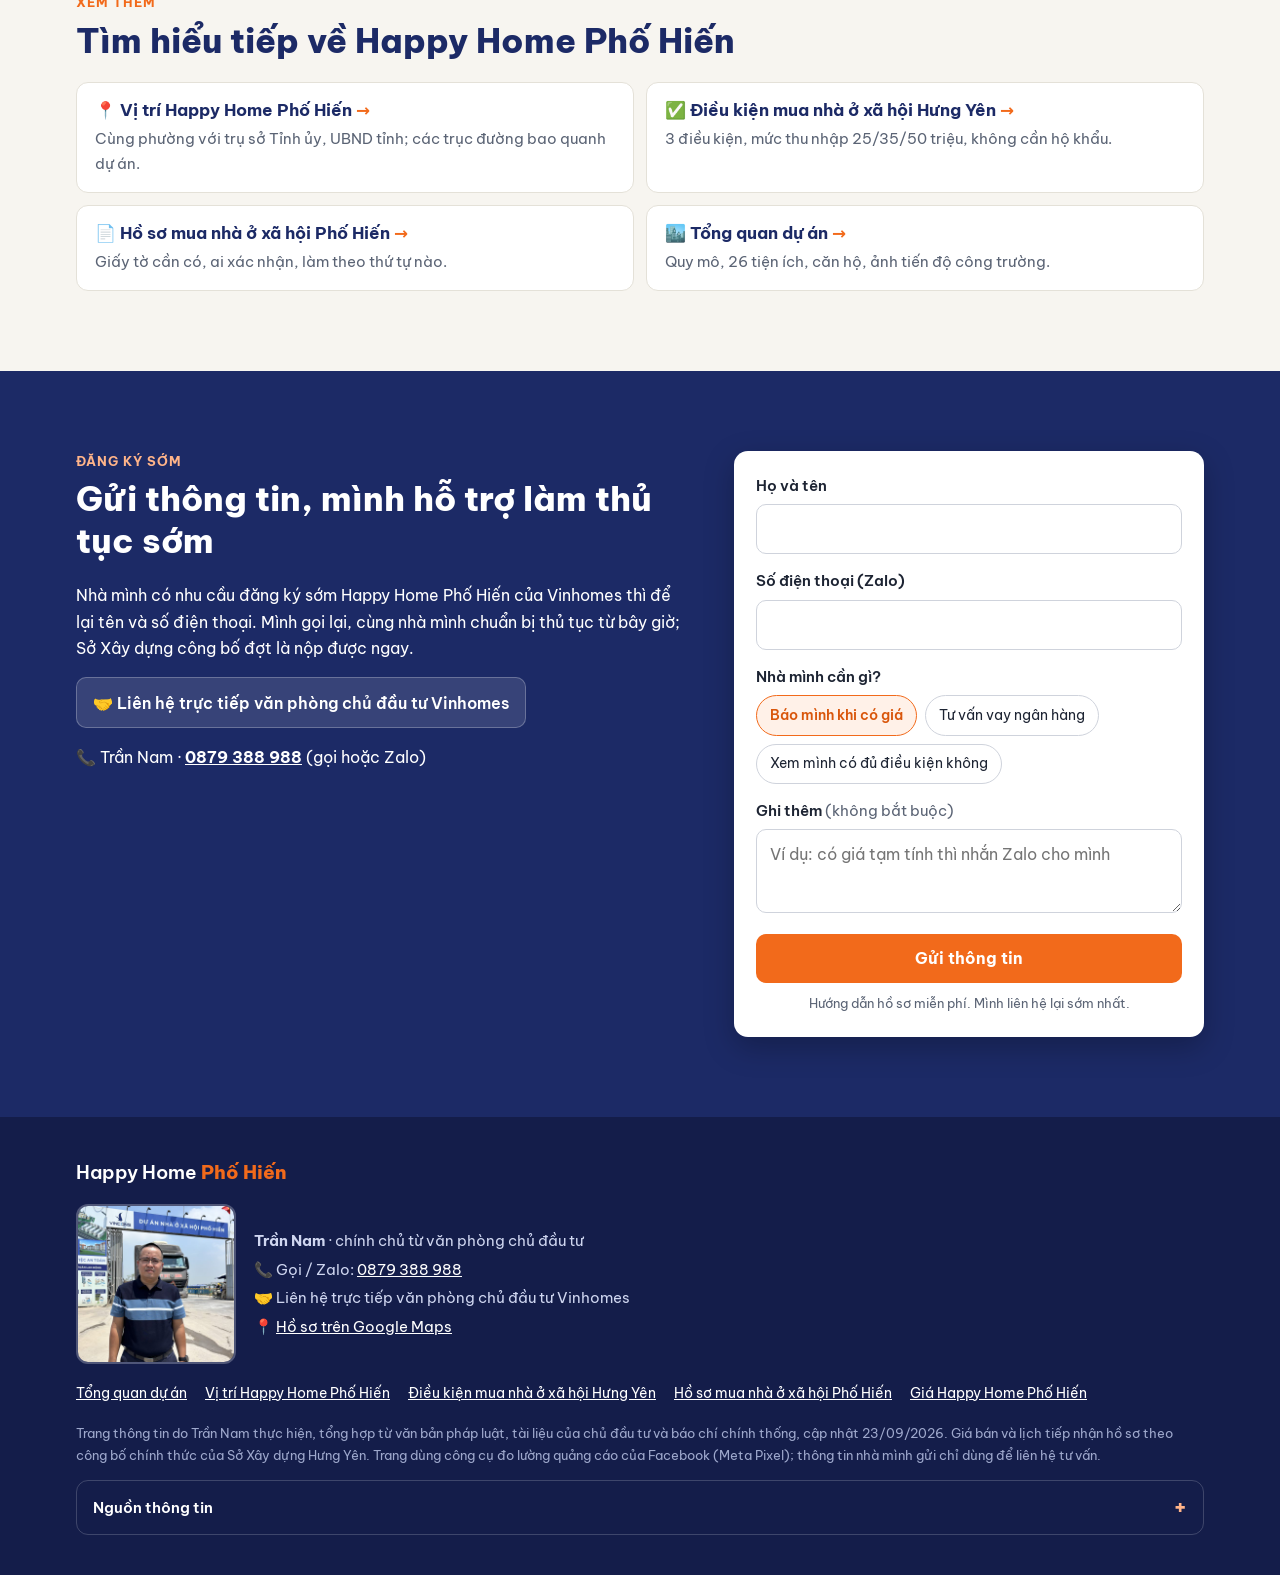
<file: gia/index.html>
<!DOCTYPE html>
<html lang="vi">
<head>
<meta charset="UTF-8">
<meta name="viewport" content="width=device-width, initial-scale=1, viewport-fit=cover">
<title>Giá nhà ở xã hội Phố Hiến Hưng Yên: Happy Home Phố Hiến đã có giá chưa?</title>
<meta name="description" content="Giá Happy Home Phố Hiến của Vinhomes chưa công bố. Giá nhà ở xã hội được tính thế nào, ai kiểm soát, vì sao giá lan trên mạng có thể là của dự án khác; vay Ngân hàng Chính sách xã hội tối đa 80%, tối đa 25 năm.">
<link rel="canonical" href="https://phohienhappyhome.com/gia/">
<meta property="og:type" content="article">
<meta property="og:url" content="https://phohienhappyhome.com/gia/">
<meta property="og:title" content="Giá nhà ở xã hội Phố Hiến Hưng Yên: Happy Home Phố Hiến đã có giá chưa?">
<meta property="og:description" content="Giá Happy Home Phố Hiến của Vinhomes chưa công bố. Giá nhà ở xã hội được tính thế nào, ai kiểm soát, vì sao giá lan trên mạng có thể là của dự án khác; vay Ngân hàng Chính sách xã hội tối đa 80%, tối đa 25 năm.">
<meta property="og:image" content="https://phohienhappyhome.com/img/chia-se.jpg">
<meta property="og:locale" content="vi_VN">
<meta property="og:site_name" content="Happy Home Phố Hiến">
<meta name="theme-color" content="#1c2a66">
<link rel="icon" href="data:image/svg+xml,%3Csvg xmlns='http://www.w3.org/2000/svg' viewBox='0 0 32 32'%3E%3Crect width='32' height='32' rx='7' fill='%231c2a66'/%3E%3Cpath d='M16 6 5 15h3v10h6v-6h4v6h6V15h3z' fill='%23f26a1b'/%3E%3C/svg%3E">
<link rel="preconnect" href="https://fonts.googleapis.com">
<link rel="preconnect" href="https://fonts.gstatic.com" crossorigin>
<link href="https://fonts.googleapis.com/css2?family=Be+Vietnam+Pro:wght@400;500;600;700;800&display=swap" rel="stylesheet">
<link rel="stylesheet" href="/style.css">
<script type="application/ld+json">{"@context": "https://schema.org", "@type": "WebPage", "@id": "https://phohienhappyhome.com/gia/#trang", "url": "https://phohienhappyhome.com/gia/", "name": "Giá nhà ở xã hội Phố Hiến Hưng Yên: Happy Home Phố Hiến đã có giá chưa?", "description": "Giá Happy Home Phố Hiến của Vinhomes chưa công bố. Giá nhà ở xã hội được tính thế nào, ai kiểm soát, vì sao giá lan trên mạng có thể là của dự án khác; vay Ngân hàng Chính sách xã hội tối đa 80%, tối đa 25 năm.", "inLanguage": "vi-VN", "dateModified": "2026-09-23", "isPartOf": {"@id": "https://phohienhappyhome.com/#web"}, "about": {"@id": "https://phohienhappyhome.com/#du-an"}, "author": {"@type": "Person", "name": "Trần Nam", "telephone": "+84879388988"}}</script>
<script type="application/ld+json">{"@context": "https://schema.org", "@type": "BreadcrumbList", "itemListElement": [{"@type": "ListItem", "position": 1, "name": "Happy Home Phố Hiến", "item": "https://phohienhappyhome.com/"}, {"@type": "ListItem", "position": 2, "name": "Giá", "item": "https://phohienhappyhome.com/gia/"}]}</script>
<script type="application/ld+json">{"@context": "https://schema.org", "@type": "FAQPage", "mainEntity": [{"@type": "Question", "name": "Giá nhà ở xã hội Phố Hiến Hưng Yên bao nhiêu?", "acceptedAnswer": {"@type": "Answer", "text": "Giá Happy Home Phố Hiến của Vinhomes chưa công bố. Giá đang lan trên mạng về “nhà ở xã hội Phố Hiến” có thể là của dự án khác cùng khu vực, nhà mình cứ lấy theo công bố chính thức. Gửi thông tin trước, có giá tạm tính là mình gọi báo ngay."}}, {"@type": "Question", "name": "Vì sao trên mạng đã có nơi báo giá nhà ở xã hội Phố Hiến?", "acceptedAnswer": {"@type": "Answer", "text": "Khu vực Phố Hiến có nhiều dự án nhà ở xã hội khác nhau. Con số đang lan trên mạng có thể là giá của một dự án khác cùng khu vực, không phải Happy Home Phố Hiến của Vinhomes. Giá chính thức theo công bố của chủ đầu tư và Sở Xây dựng Hưng Yên."}}, {"@type": "Question", "name": "Giá tạm tính là gì?", "acceptedAnswer": {"@type": "Answer", "text": "Là giá chủ đầu tư công bố khi bán, trước khi công trình quyết toán. Trong 180 ngày sau nghiệm thu, chủ đầu tư phải kiểm toán và gửi Sở Xây dựng kiểm tra. Giá sau kiểm toán thấp hơn thì chủ đầu tư trả lại phần chênh; cao hơn thì không được thu thêm (Nghị quyết 201/2025/QH15, Nghị định 192/2025/NĐ-CP)."}}, {"@type": "Question", "name": "Đăng ký sớm có được giá khác không?", "acceptedAnswer": {"@type": "Answer", "text": "Không có giá riêng cho người đăng ký sớm. Giá nhà ở xã hội tính theo chi phí và lợi nhuận định mức, áp dụng theo quy định. Lợi thế của nhà chuẩn bị sớm là bộ giấy sẵn sàng, Sở Xây dựng công bố đợt là nộp được ngay."}}, {"@type": "Question", "name": "Vay ngân hàng được bao nhiêu?", "acceptedAnswer": {"@type": "Answer", "text": "Khi đã ký hợp đồng mua, nhà mình vay được Ngân hàng Chính sách xã hội tối đa 80% giá trị hợp đồng, thời hạn tối đa 25 năm."}}, {"@type": "Question", "name": "Mua xong có bán lại được không?", "acceptedAnswer": {"@type": "Answer", "text": "Theo Luật Nhà ở 2023 (Điều 89), trong 5 năm kể từ khi thanh toán đủ tiền, nếu cần bán thì chỉ bán lại cho chủ đầu tư hoặc người thuộc diện được mua nhà ở xã hội, giá không vượt giá trong hợp đồng đã ký. Sau 5 năm và đã có giấy chứng nhận thì được bán theo cơ chế thị trường, nộp thuế thu nhập cá nhân theo quy định."}}]}</script>
</head>
<body>

<header class="dau">
  <div class="khung dau-trong">
    <a href="/" class="ten-trang">Happy Home <b>Phố Hiến</b></a>
    <nav class="menu" aria-label="Mục lục">
      <a href="/vi-tri/">Vị trí</a>
      <a href="/dieu-kien-mua/">Điều kiện</a>
      <a href="/ho-so/">Hồ sơ</a>
      <a href="/gia/" aria-current="page">Giá</a>
      <a href="/#hoi-dap">Hỏi đáp</a>
    </nav>
    <a class="nut nut-zalo nho" href="https://zalo.me/0879388988" target="_blank" rel="noopener">Zalo<span class="so-dt"> 0879 388 988</span></a>
  </div>
</header>

<main>

<section class="mo gon">
  <div class="khung">
    <p class="duong-dan"><a href="/">Happy Home Phố Hiến</a> › Giá</p>
    <h1>Giá nhà ở xã hội Phố Hiến: đã có giá chưa?</h1>
    <p class="mo-moc">Giá Happy Home Phố Hiến của Vinhomes chưa công bố, mình không đưa con số đoán. Dưới đây là cách giá nhà ở xã hội được tính và kiểm soát.</p>
    <p class="uy-tin">🤝 Liên hệ trực tiếp văn phòng chủ đầu tư Vinhomes</p>
    <div class="mo-nut">
      <a class="nut nut-cam" href="#dang-ky">Gửi thông tin đăng ký sớm</a>
      <a class="nut nut-vien" href="https://zalo.me/0879388988" target="_blank" rel="noopener">Nhắn Zalo</a>
    </div>
  </div>
</section>
<section class="khuc">
  <div class="khung hep bai">
    <p class="nhan-khuc">Giá bán</p>
    <h2>Giá Happy Home Phố Hiến đã công bố chưa?</h2>
    <p>Chưa. Giá Happy Home Phố Hiến của Vinhomes chưa công bố, mình không đưa con số đoán cho nhà mình. Giá đang lan trên mạng về “nhà ở xã hội Phố Hiến” có thể là của dự án khác cùng khu vực, nhà mình cứ lấy theo công bố chính thức.</p>
    <p>Nhà mình gửi thông tin trước, có giá tạm tính là mình gọi báo ngay.</p>
    <div class="hop-luu-y">
      <p>⚠️ Mua nhà ở xã hội không có khoản tiền nào để được ưu tiên. Ai thu tiền kiểu đó, nhà mình tránh xa.</p>
    </div>
  </div>
</section>

<section class="khuc nen-nhat">
  <div class="khung hep bai">
    <p class="nhan-khuc">Cách tính giá</p>
    <h2>Giá nhà ở xã hội được tính và kiểm soát thế nào?</h2>
    <p>Giá nhà ở xã hội không đặt theo giá thị trường. Nó là kết quả của một phép tính có khung, và được kiểm tra lại sau khi xây xong.</p>
    <ul class="ds-icon">
      <li><span>🧾</span><div>Giá tính từ <b>chi phí đầu tư xây dựng</b> cộng <b>lợi nhuận định mức không quá 10%</b>. Các ưu đãi Nhà nước dành cho chủ đầu tư không được tính vào giá (Luật Nhà ở 2023).</div></li>
      <li><span>🏗️</span><div>Từ 01/7/2025, chủ đầu tư tự xác định giá bán, có đơn vị tư vấn thẩm tra chi phí. Giá công bố lúc bán là <b>giá tạm tính</b>.</div></li>
      <li><span>🔍</span><div>Trong 180 ngày kể từ ngày nghiệm thu hoàn thành công trình, chủ đầu tư phải kiểm toán, quyết toán chi phí và gửi Sở Xây dựng kiểm tra.</div></li>
      <li><span>↩️</span><div>Giá sau kiểm toán <b>thấp hơn</b> giá đã ký: chủ đầu tư phải trả lại phần chênh cho người mua.</div></li>
      <li><span>🛑</span><div>Giá sau kiểm toán <b>cao hơn</b> giá đã ký: chủ đầu tư không được thu thêm.</div></li>
      <li><span>💳</span><div>Chủ đầu tư không được thu quá 95% giá trị hợp đồng trước khi người mua được cấp giấy chứng nhận và trước khi hoàn trả xong phần chênh (nếu có).</div></li>
    </ul>
    <p>Nói gọn: giá căn hộ ghi trong hợp đồng là mức cao nhất người mua phải trả; kiểm toán xong chỉ giữ nguyên hoặc được trả lại phần chênh (Nghị quyết 201/2025/QH15, Nghị định 192/2025/NĐ-CP).</p>
  </div>
</section>

<section class="khuc">
  <div class="khung hep bai">
    <p class="nhan-khuc">Vay mua nhà</p>
    <h2>Vay Ngân hàng Chính sách xã hội</h2>
    <ul class="ds-icon">
      <li><span>🏦</span><div>Khi đã ký hợp đồng mua, nhà mình vay được Ngân hàng Chính sách xã hội <b>tối đa 80%</b> giá trị hợp đồng, thời hạn <b>tối đa 25 năm</b>.</div></li>
      <li><span>📄</span><div>Phần vay là bước sau. Bây giờ việc cần làm trước là bộ hồ sơ mua: xem <a href="/ho-so/">hồ sơ mua nhà ở xã hội Phố Hiến</a>.</div></li>
    </ul>
  </div>
</section>

<section class="khuc nen-nhat">
  <div class="khung hep">
    <p class="nhan-khuc">Hỏi đáp</p>
    <h2>Hỏi về giá</h2>
    <details>
      <summary>Giá nhà ở xã hội Phố Hiến Hưng Yên bao nhiêu?</summary>
      <p>Giá Happy Home Phố Hiến của Vinhomes chưa công bố. Giá đang lan trên mạng về “nhà ở xã hội Phố Hiến” có thể là của dự án khác cùng khu vực, nhà mình cứ lấy theo công bố chính thức. Gửi thông tin trước, có giá tạm tính là mình gọi báo ngay.</p>
    </details>
    <details>
      <summary>Vì sao trên mạng đã có nơi báo giá nhà ở xã hội Phố Hiến?</summary>
      <p>Khu vực Phố Hiến có nhiều dự án nhà ở xã hội khác nhau. Con số đang lan trên mạng có thể là giá của một dự án khác cùng khu vực, không phải Happy Home Phố Hiến của Vinhomes. Giá chính thức theo công bố của chủ đầu tư và Sở Xây dựng Hưng Yên.</p>
    </details>
    <details>
      <summary>Giá tạm tính là gì?</summary>
      <p>Là giá chủ đầu tư công bố khi bán, trước khi công trình quyết toán. Trong 180 ngày sau nghiệm thu, chủ đầu tư phải kiểm toán và gửi Sở Xây dựng kiểm tra. Giá sau kiểm toán thấp hơn thì chủ đầu tư trả lại phần chênh; cao hơn thì không được thu thêm (Nghị quyết 201/2025/QH15, Nghị định 192/2025/NĐ-CP).</p>
    </details>
    <details>
      <summary>Đăng ký sớm có được giá khác không?</summary>
      <p>Không có giá riêng cho người đăng ký sớm. Giá nhà ở xã hội tính theo chi phí và lợi nhuận định mức, áp dụng theo quy định. Lợi thế của nhà chuẩn bị sớm là bộ giấy sẵn sàng, Sở Xây dựng công bố đợt là nộp được ngay.</p>
    </details>
    <details>
      <summary>Vay ngân hàng được bao nhiêu?</summary>
      <p>Khi đã ký hợp đồng mua, nhà mình vay được Ngân hàng Chính sách xã hội tối đa 80% giá trị hợp đồng, thời hạn tối đa 25 năm.</p>
    </details>
    <details>
      <summary>Mua xong có bán lại được không?</summary>
      <p>Theo Luật Nhà ở 2023 (Điều 89), trong 5 năm kể từ khi thanh toán đủ tiền, nếu cần bán thì chỉ bán lại cho chủ đầu tư hoặc người thuộc diện được mua nhà ở xã hội, giá không vượt giá trong hợp đồng đã ký. Sau 5 năm và đã có giấy chứng nhận thì được bán theo cơ chế thị trường, nộp thuế thu nhập cá nhân theo quy định.</p>
    </details>
  </div>
</section>

<section class="khuc">
  <div class="khung">
    <p class="nhan-khuc">Xem thêm</p>
    <h2>Tìm hiểu tiếp về Happy Home Phố Hiến</h2>
    <div class="luoi-lien-quan">
      <a class="the" href="/vi-tri/"><h3>📍 Vị trí Happy Home Phố Hiến</h3><p>Cùng phường với trụ sở Tỉnh ủy, UBND tỉnh; các trục đường bao quanh dự án.</p></a>
      <a class="the" href="/dieu-kien-mua/"><h3>✅ Điều kiện mua nhà ở xã hội Hưng Yên</h3><p>3 điều kiện, mức thu nhập 25/35/50 triệu, không cần hộ khẩu.</p></a>
      <a class="the" href="/ho-so/"><h3>📄 Hồ sơ mua nhà ở xã hội Phố Hiến</h3><p>Giấy tờ cần có, ai xác nhận, làm theo thứ tự nào.</p></a>
      <a class="the" href="/"><h3>🏙️ Tổng quan dự án</h3><p>Quy mô, 26 tiện ích, căn hộ, ảnh tiến độ công trường.</p></a>
    </div>
  </div>
</section>

<section id="dang-ky" class="khuc nen-xanh">
  <div class="khung hai-cot">
    <div>
      <p class="nhan-khuc sang">Đăng ký sớm</p>
      <h2>Gửi thông tin, mình hỗ trợ làm thủ tục sớm</h2>
      <p>Nhà mình có nhu cầu đăng ký sớm Happy Home Phố Hiến của Vinhomes thì để lại tên và số điện thoại. Mình gọi lại, cùng nhà mình chuẩn bị thủ tục từ bây giờ; Sở Xây dựng công bố đợt là nộp được ngay.</p>
      <p class="uy-tin">🤝 Liên hệ trực tiếp văn phòng chủ đầu tư Vinhomes</p>
      <p class="lien-he">📞 Trần Nam · <a href="tel:0879388988">0879 388 988</a> (gọi hoặc Zalo)</p>
    </div>
    <form id="form-dk" class="the-form" novalidate>
      <label for="ten">Họ và tên</label>
      <input id="ten" name="ten" type="text" autocomplete="name" maxlength="60" required>
      <label for="sdt">Số điện thoại (Zalo)</label>
      <input id="sdt" name="sdt" type="tel" inputmode="tel" autocomplete="tel" maxlength="14" required>
      <p class="nhan-o">Nhà mình cần gì?</p>
      <div class="chon" role="group" aria-label="Nhu cầu">
        <button type="button" class="on" data-v="Báo mình khi có giá">Báo mình khi có giá</button>
        <button type="button" data-v="Tư vấn vay ngân hàng">Tư vấn vay ngân hàng</button>
        <button type="button" data-v="Xem mình có đủ điều kiện không">Xem mình có đủ điều kiện không</button>
      </div>
      <label for="ghi">Ghi thêm <span>(không bắt buộc)</span></label>
      <textarea id="ghi" name="ghi" maxlength="500" placeholder="Ví dụ: có giá tạm tính thì nhắn Zalo cho mình"></textarea>
      <input class="an" id="web" name="web" type="text" tabindex="-1" autocomplete="off" aria-hidden="true">
      <p class="loi" id="loi" role="alert"></p>
      <button type="submit" class="nut nut-cam rong" id="nut-gui">Gửi thông tin</button>
      <p class="nho-form">Hướng dẫn hồ sơ miễn phí. Mình liên hệ lại sớm nhất.</p>
    </form>
  </div>
</section>

</main>

<footer class="chan">
  <div class="khung">
    <p class="ten-trang">Happy Home <b>Phố Hiến</b></p>
    <div class="nguoi">
      <img src="/img/tran-nam.jpg" alt="Trần Nam tại cổng dự án nhà ở xã hội Phố Hiến" width="640" height="640" loading="lazy">
      <div>
        <p><b>Trần Nam</b> · chính chủ từ văn phòng chủ đầu tư</p>
        <p>📞 Gọi / Zalo: <a href="tel:0879388988">0879 388 988</a></p>
        <p>🤝 Liên hệ trực tiếp văn phòng chủ đầu tư Vinhomes</p>
        <p>📍 <a href="https://www.google.com/maps?cid=13969731995192469814" target="_blank" rel="noopener">Hồ sơ trên Google Maps</a></p>
      </div>
    </div>
    <ul class="trang-con">
      <li><a href="/">Tổng quan dự án</a></li>
      <li><a href="/vi-tri/">Vị trí Happy Home Phố Hiến</a></li>
      <li><a href="/dieu-kien-mua/">Điều kiện mua nhà ở xã hội Hưng Yên</a></li>
      <li><a href="/ho-so/">Hồ sơ mua nhà ở xã hội Phố Hiến</a></li>
      <li><a href="/gia/">Giá Happy Home Phố Hiến</a></li>
    </ul>
    <p class="nho">Trang thông tin do Trần Nam thực hiện, tổng hợp từ văn bản pháp luật, tài liệu của chủ đầu tư và báo chí chính thống, cập nhật 23/09/2026. Giá bán và lịch tiếp nhận hồ sơ theo công bố chính thức của Sở Xây dựng Hưng Yên. Trang dùng công cụ đo lường quảng cáo của Facebook (Meta Pixel); thông tin nhà mình gửi chỉ dùng để liên hệ tư vấn.</p>
    <details class="nguon">
      <summary>Nguồn thông tin</summary>
      <ul>
        <li>Giá bán nhà ở xã hội tính từ chi phí đầu tư xây dựng và lợi nhuận định mức không quá 10%, không tính ưu đãi của Nhà nước vào giá: Luật Nhà ở 2023</li>
        <li>Chủ đầu tư tự xác định giá, kiểm toán trong 180 ngày sau nghiệm thu, hoàn trả chênh lệch, không thu thêm, không thu quá 95% trước khi cấp sổ: Nghị quyết 201/2025/QH15 và Nghị định 192/2025/NĐ-CP, áp dụng từ 01/7/2025</li>
        <li>Vay tối đa 80% giá trị hợp đồng, tối đa 25 năm: quy định cho vay mua nhà ở xã hội của Ngân hàng Chính sách xã hội</li>
        <li>Hạn chế bán lại trong 5 năm: Luật Nhà ở 2023, Điều 89</li>
        <li>Giá bán và lịch tiếp nhận hồ sơ Happy Home Phố Hiến: theo công bố chính thức của chủ đầu tư và Sở Xây dựng Hưng Yên</li>
      </ul>
    </details>
  </div>
</footer>

<nav class="thanh-day" aria-label="Liên hệ nhanh">
  <a href="tel:0879388988">📞 Gọi</a>
  <a href="https://zalo.me/0879388988" target="_blank" rel="noopener">💬 Zalo</a>
  <a href="#dang-ky" class="cam">📩 Đăng ký</a>
</nav>

<dialog id="xem-anh" aria-label="Xem ảnh lớn"><img alt=""><button type="button" aria-label="Đóng">✕</button></dialog>

<script src="/main.js"></script>
</body>
</html>
</file>
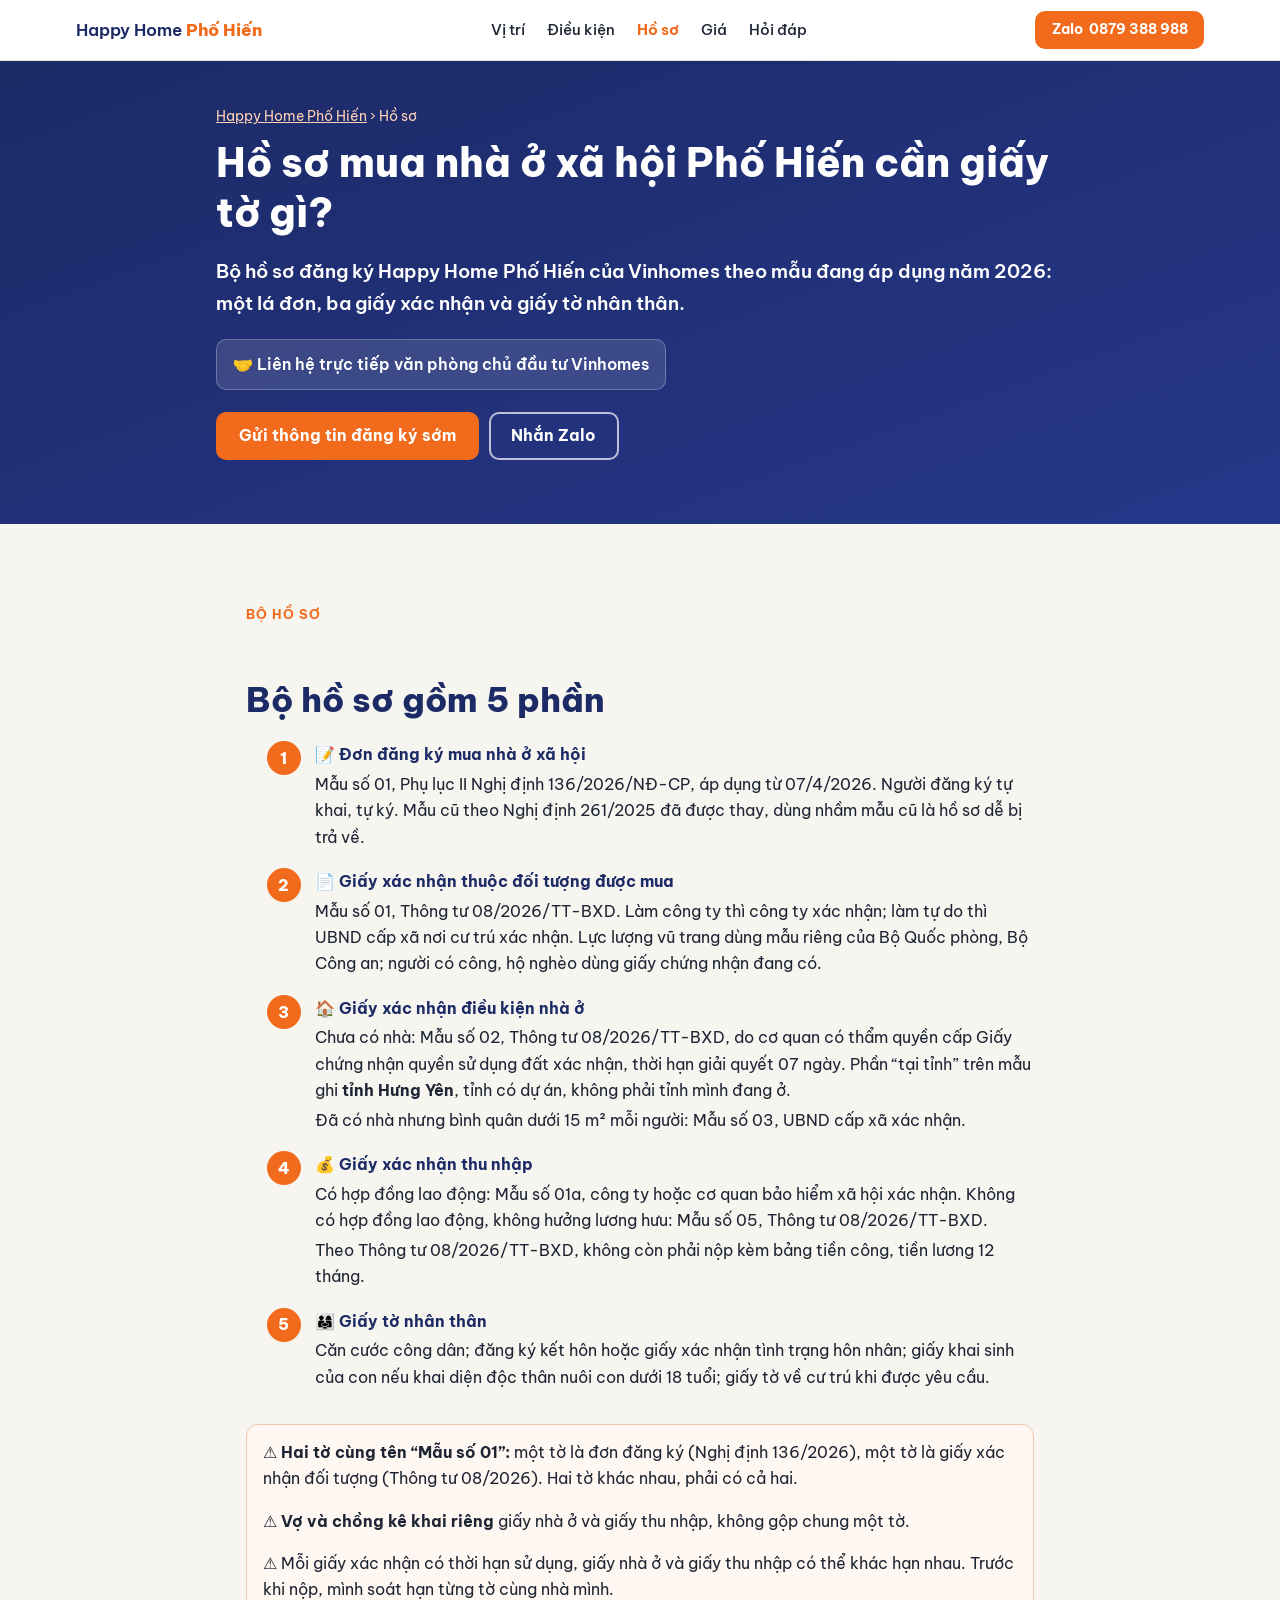
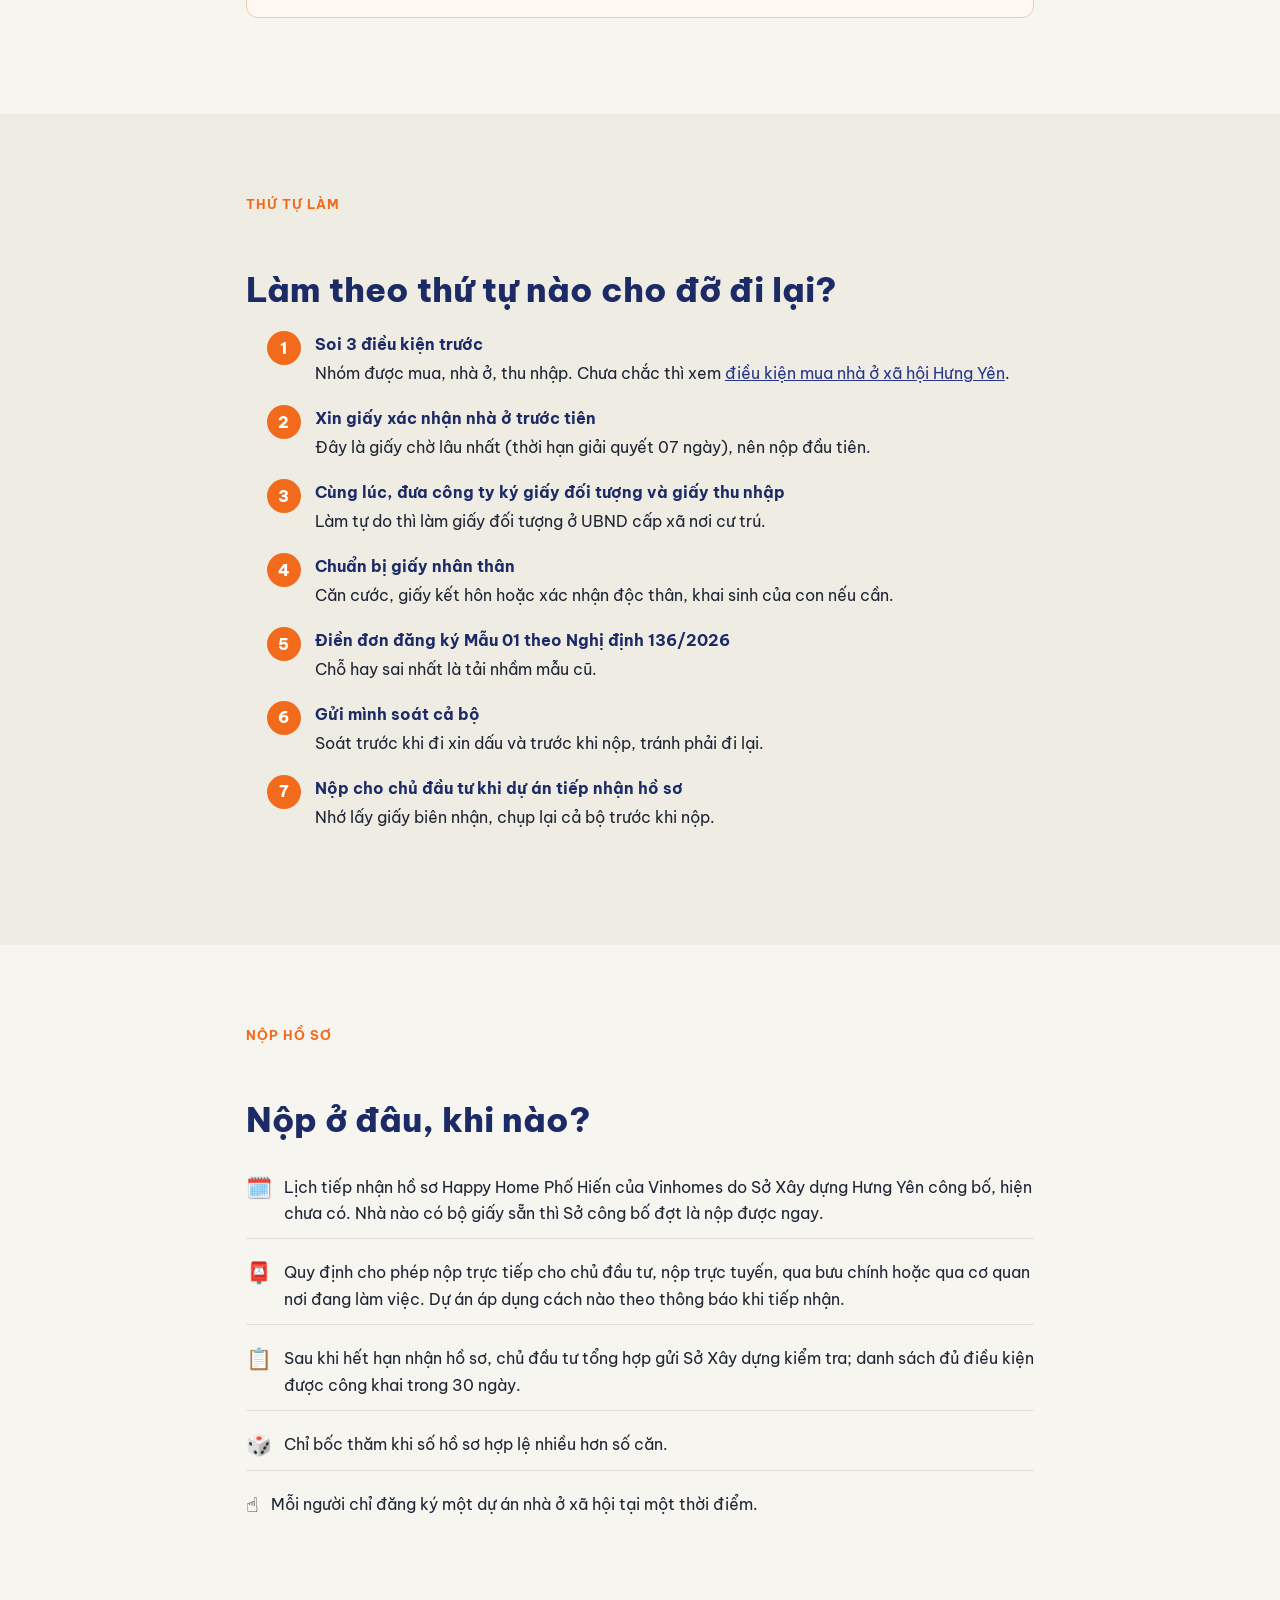
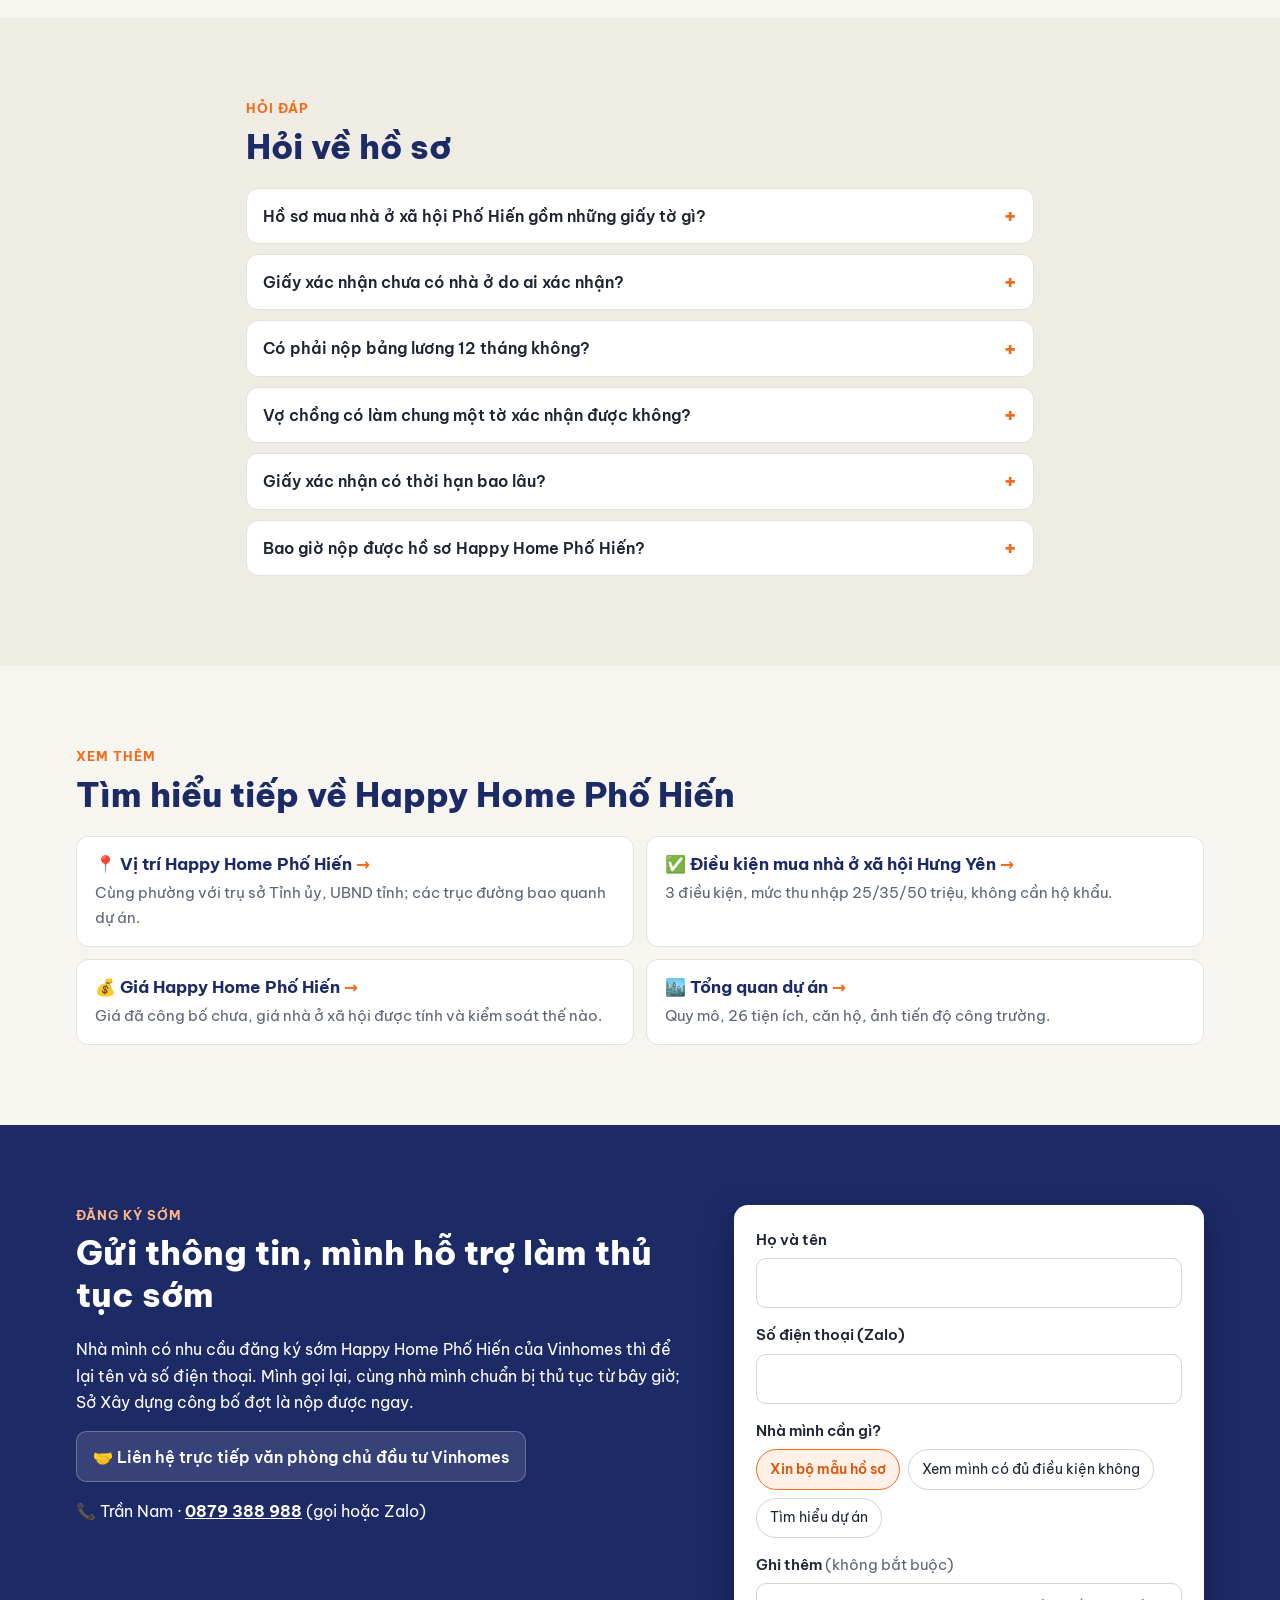
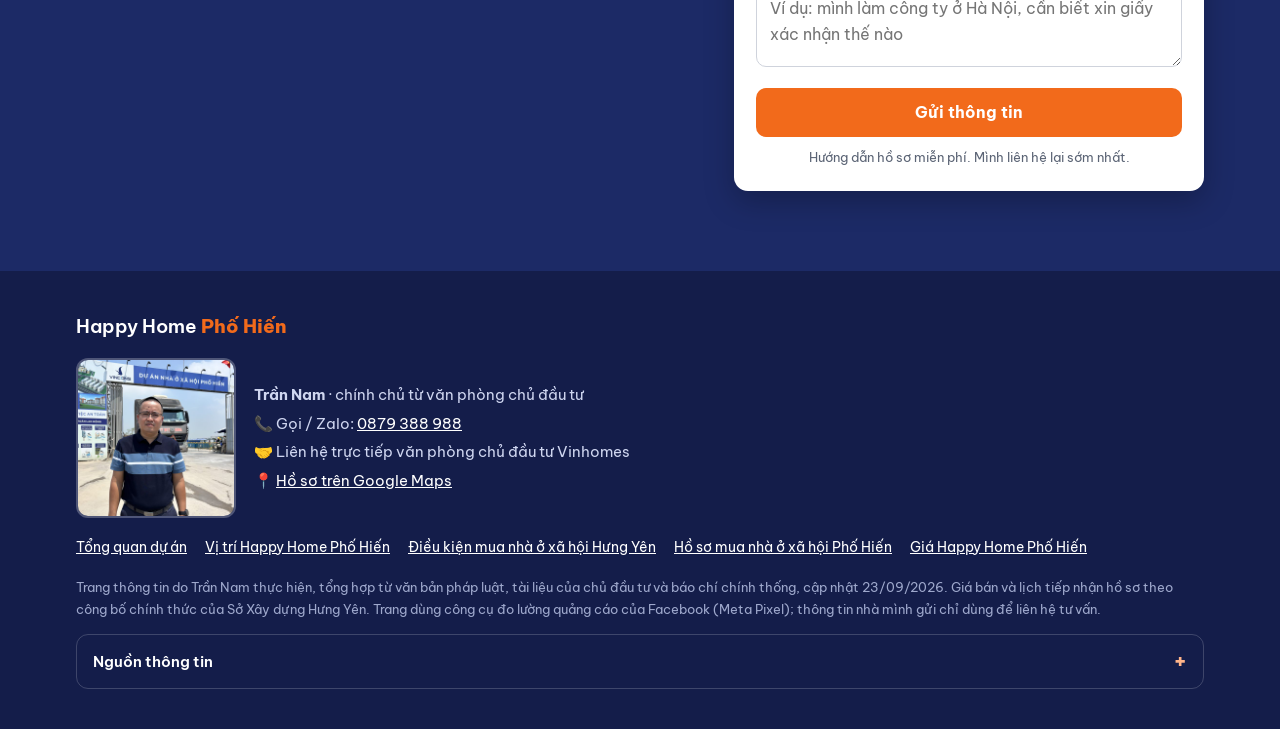
<file: ho-so/index.html>
<!DOCTYPE html>
<html lang="vi">
<head>
<meta charset="UTF-8">
<meta name="viewport" content="width=device-width, initial-scale=1, viewport-fit=cover">
<title>Hồ sơ mua nhà ở xã hội Phố Hiến Hưng Yên 2026: cần giấy tờ gì?</title>
<meta name="description" content="Bộ hồ sơ mua nhà ở xã hội Happy Home Phố Hiến (Hưng Yên) theo mẫu 2026: đơn đăng ký Mẫu 01 Nghị định 136/2026, giấy xác nhận đối tượng, nhà ở, thu nhập theo Thông tư 08/2026, giấy nhân thân. Ai xác nhận, làm theo thứ tự nào.">
<link rel="canonical" href="https://phohienhappyhome.com/ho-so/">
<meta property="og:type" content="article">
<meta property="og:url" content="https://phohienhappyhome.com/ho-so/">
<meta property="og:title" content="Hồ sơ mua nhà ở xã hội Phố Hiến Hưng Yên 2026: cần giấy tờ gì?">
<meta property="og:description" content="Bộ hồ sơ mua nhà ở xã hội Happy Home Phố Hiến (Hưng Yên) theo mẫu 2026: đơn đăng ký Mẫu 01 Nghị định 136/2026, giấy xác nhận đối tượng, nhà ở, thu nhập theo Thông tư 08/2026, giấy nhân thân. Ai xác nhận, làm theo thứ tự nào.">
<meta property="og:image" content="https://phohienhappyhome.com/img/chia-se.jpg">
<meta property="og:locale" content="vi_VN">
<meta property="og:site_name" content="Happy Home Phố Hiến">
<meta name="theme-color" content="#1c2a66">
<link rel="icon" href="data:image/svg+xml,%3Csvg xmlns='http://www.w3.org/2000/svg' viewBox='0 0 32 32'%3E%3Crect width='32' height='32' rx='7' fill='%231c2a66'/%3E%3Cpath d='M16 6 5 15h3v10h6v-6h4v6h6V15h3z' fill='%23f26a1b'/%3E%3C/svg%3E">
<link rel="preconnect" href="https://fonts.googleapis.com">
<link rel="preconnect" href="https://fonts.gstatic.com" crossorigin>
<link href="https://fonts.googleapis.com/css2?family=Be+Vietnam+Pro:wght@400;500;600;700;800&display=swap" rel="stylesheet">
<link rel="stylesheet" href="/style.css">
<script type="application/ld+json">{"@context": "https://schema.org", "@type": "WebPage", "@id": "https://phohienhappyhome.com/ho-so/#trang", "url": "https://phohienhappyhome.com/ho-so/", "name": "Hồ sơ mua nhà ở xã hội Phố Hiến Hưng Yên 2026: cần giấy tờ gì?", "description": "Bộ hồ sơ mua nhà ở xã hội Happy Home Phố Hiến (Hưng Yên) theo mẫu 2026: đơn đăng ký Mẫu 01 Nghị định 136/2026, giấy xác nhận đối tượng, nhà ở, thu nhập theo Thông tư 08/2026, giấy nhân thân. Ai xác nhận, làm theo thứ tự nào.", "inLanguage": "vi-VN", "dateModified": "2026-09-23", "isPartOf": {"@id": "https://phohienhappyhome.com/#web"}, "about": {"@id": "https://phohienhappyhome.com/#du-an"}, "author": {"@type": "Person", "name": "Trần Nam", "telephone": "+84879388988"}}</script>
<script type="application/ld+json">{"@context": "https://schema.org", "@type": "BreadcrumbList", "itemListElement": [{"@type": "ListItem", "position": 1, "name": "Happy Home Phố Hiến", "item": "https://phohienhappyhome.com/"}, {"@type": "ListItem", "position": 2, "name": "Hồ sơ", "item": "https://phohienhappyhome.com/ho-so/"}]}</script>
<script type="application/ld+json">{"@context": "https://schema.org", "@type": "FAQPage", "mainEntity": [{"@type": "Question", "name": "Hồ sơ mua nhà ở xã hội Phố Hiến gồm những giấy tờ gì?", "acceptedAnswer": {"@type": "Answer", "text": "Gồm đơn đăng ký mua (Mẫu số 01, Nghị định 136/2026/NĐ-CP), giấy xác nhận thuộc đối tượng được mua, giấy xác nhận điều kiện nhà ở, giấy xác nhận thu nhập (các mẫu theo Thông tư 08/2026/TT-BXD) và giấy tờ nhân thân: căn cước, giấy kết hôn hoặc xác nhận tình trạng hôn nhân, khai sinh của con nếu khai diện độc thân nuôi con."}}, {"@type": "Question", "name": "Giấy xác nhận chưa có nhà ở do ai xác nhận?", "acceptedAnswer": {"@type": "Answer", "text": "Theo Thông tư 08/2026/TT-BXD, giấy xác nhận chưa có nhà ở (Mẫu số 02) do cơ quan có thẩm quyền cấp Giấy chứng nhận quyền sử dụng đất xác nhận, thời hạn giải quyết 07 ngày. Trên mẫu ghi tỉnh Hưng Yên là tỉnh có dự án. Nhà mình đang ở tỉnh khác thì nhắn mình, mình hướng dẫn nơi nộp theo đúng trường hợp."}}, {"@type": "Question", "name": "Có phải nộp bảng lương 12 tháng không?", "acceptedAnswer": {"@type": "Answer", "text": "Theo Thông tư 08/2026/TT-BXD, mẫu xác nhận thu nhập không còn phải nộp kèm bảng tiền công, tiền lương 12 tháng. Công ty hoặc cơ quan bảo hiểm xã hội xác nhận vào mẫu."}}, {"@type": "Question", "name": "Vợ chồng có làm chung một tờ xác nhận được không?", "acceptedAnswer": {"@type": "Answer", "text": "Không. Vợ và chồng kê khai riêng giấy xác nhận điều kiện nhà ở và giấy xác nhận thu nhập."}}, {"@type": "Question", "name": "Giấy xác nhận có thời hạn bao lâu?", "acceptedAnswer": {"@type": "Answer", "text": "Mỗi giấy xác nhận có thời hạn sử dụng tính từ ngày được xác nhận, và giấy nhà ở có thể có hạn ngắn hơn giấy thu nhập. Nhà mình gửi thông tin trước, khi Sở Xây dựng công bố đợt, mình soát hạn từng tờ và báo tờ nào cần xin lại."}}, {"@type": "Question", "name": "Bao giờ nộp được hồ sơ Happy Home Phố Hiến?", "acceptedAnswer": {"@type": "Answer", "text": "Lịch tiếp nhận hồ sơ do Sở Xây dựng Hưng Yên công bố, hiện chưa có. Nên bây giờ là lúc chuẩn bị: nhà mình gửi thông tin đăng ký sớm, mình hỗ trợ làm thủ tục trước, Sở công bố đợt là nộp được ngay, không phải lúc đó mới đi xin giấy."}}]}</script>
</head>
<body>

<header class="dau">
  <div class="khung dau-trong">
    <a href="/" class="ten-trang">Happy Home <b>Phố Hiến</b></a>
    <nav class="menu" aria-label="Mục lục">
      <a href="/vi-tri/">Vị trí</a>
      <a href="/dieu-kien-mua/">Điều kiện</a>
      <a href="/ho-so/" aria-current="page">Hồ sơ</a>
      <a href="/gia/">Giá</a>
      <a href="/#hoi-dap">Hỏi đáp</a>
    </nav>
    <a class="nut nut-zalo nho" href="https://zalo.me/0879388988" target="_blank" rel="noopener">Zalo<span class="so-dt"> 0879 388 988</span></a>
  </div>
</header>

<main>

<section class="mo gon">
  <div class="khung">
    <p class="duong-dan"><a href="/">Happy Home Phố Hiến</a> › Hồ sơ</p>
    <h1>Hồ sơ mua nhà ở xã hội Phố Hiến cần giấy tờ gì?</h1>
    <p class="mo-moc">Bộ hồ sơ đăng ký Happy Home Phố Hiến của Vinhomes theo mẫu đang áp dụng năm 2026: một lá đơn, ba giấy xác nhận và giấy tờ nhân thân.</p>
    <p class="uy-tin">🤝 Liên hệ trực tiếp văn phòng chủ đầu tư Vinhomes</p>
    <div class="mo-nut">
      <a class="nut nut-cam" href="#dang-ky">Gửi thông tin đăng ký sớm</a>
      <a class="nut nut-vien" href="https://zalo.me/0879388988" target="_blank" rel="noopener">Nhắn Zalo</a>
    </div>
  </div>
</section>
<section class="khuc">
  <div class="khung hep bai">
    <p class="nhan-khuc">Bộ hồ sơ</p>
    <h2>Bộ hồ sơ gồm 5 phần</h2>
    <ol class="buoc">
      <li><b>📝 Đơn đăng ký mua nhà ở xã hội</b>
        <p>Mẫu số 01, Phụ lục II Nghị định 136/2026/NĐ-CP, áp dụng từ 07/4/2026. Người đăng ký tự khai, tự ký. Mẫu cũ theo Nghị định 261/2025 đã được thay, dùng nhầm mẫu cũ là hồ sơ dễ bị trả về.</p></li>
      <li><b>📄 Giấy xác nhận thuộc đối tượng được mua</b>
        <p>Mẫu số 01, Thông tư 08/2026/TT-BXD. Làm công ty thì công ty xác nhận; làm tự do thì UBND cấp xã nơi cư trú xác nhận. Lực lượng vũ trang dùng mẫu riêng của Bộ Quốc phòng, Bộ Công an; người có công, hộ nghèo dùng giấy chứng nhận đang có.</p></li>
      <li><b>🏠 Giấy xác nhận điều kiện nhà ở</b>
        <p>Chưa có nhà: Mẫu số 02, Thông tư 08/2026/TT-BXD, do cơ quan có thẩm quyền cấp Giấy chứng nhận quyền sử dụng đất xác nhận, thời hạn giải quyết 07 ngày. Phần “tại tỉnh” trên mẫu ghi <b>tỉnh Hưng Yên</b>, tỉnh có dự án, không phải tỉnh mình đang ở.</p>
        <p>Đã có nhà nhưng bình quân dưới 15 m² mỗi người: Mẫu số 03, UBND cấp xã xác nhận.</p></li>
      <li><b>💰 Giấy xác nhận thu nhập</b>
        <p>Có hợp đồng lao động: Mẫu số 01a, công ty hoặc cơ quan bảo hiểm xã hội xác nhận. Không có hợp đồng lao động, không hưởng lương hưu: Mẫu số 05, Thông tư 08/2026/TT-BXD.</p>
        <p>Theo Thông tư 08/2026/TT-BXD, không còn phải nộp kèm bảng tiền công, tiền lương 12 tháng.</p></li>
      <li><b>👨‍👩‍👧 Giấy tờ nhân thân</b>
        <p>Căn cước công dân; đăng ký kết hôn hoặc giấy xác nhận tình trạng hôn nhân; giấy khai sinh của con nếu khai diện độc thân nuôi con dưới 18 tuổi; giấy tờ về cư trú khi được yêu cầu.</p></li>
    </ol>
    <div class="hop-luu-y">
      <p>⚠️ <b>Hai tờ cùng tên “Mẫu số 01”:</b> một tờ là đơn đăng ký (Nghị định 136/2026), một tờ là giấy xác nhận đối tượng (Thông tư 08/2026). Hai tờ khác nhau, phải có cả hai.</p>
      <p>⚠️ <b>Vợ và chồng kê khai riêng</b> giấy nhà ở và giấy thu nhập, không gộp chung một tờ.</p>
      <p>⚠️ Mỗi giấy xác nhận có thời hạn sử dụng, giấy nhà ở và giấy thu nhập có thể khác hạn nhau. Trước khi nộp, mình soát hạn từng tờ cùng nhà mình.</p>
    </div>
  </div>
</section>

<section class="khuc nen-nhat">
  <div class="khung hep bai">
    <p class="nhan-khuc">Thứ tự làm</p>
    <h2>Làm theo thứ tự nào cho đỡ đi lại?</h2>
    <ol class="buoc">
      <li><b>Soi 3 điều kiện trước</b><p>Nhóm được mua, nhà ở, thu nhập. Chưa chắc thì xem <a href="/dieu-kien-mua/">điều kiện mua nhà ở xã hội Hưng Yên</a>.</p></li>
      <li><b>Xin giấy xác nhận nhà ở trước tiên</b><p>Đây là giấy chờ lâu nhất (thời hạn giải quyết 07 ngày), nên nộp đầu tiên.</p></li>
      <li><b>Cùng lúc, đưa công ty ký giấy đối tượng và giấy thu nhập</b><p>Làm tự do thì làm giấy đối tượng ở UBND cấp xã nơi cư trú.</p></li>
      <li><b>Chuẩn bị giấy nhân thân</b><p>Căn cước, giấy kết hôn hoặc xác nhận độc thân, khai sinh của con nếu cần.</p></li>
      <li><b>Điền đơn đăng ký Mẫu 01 theo Nghị định 136/2026</b><p>Chỗ hay sai nhất là tải nhầm mẫu cũ.</p></li>
      <li><b>Gửi mình soát cả bộ</b><p>Soát trước khi đi xin dấu và trước khi nộp, tránh phải đi lại.</p></li>
      <li><b>Nộp cho chủ đầu tư khi dự án tiếp nhận hồ sơ</b><p>Nhớ lấy giấy biên nhận, chụp lại cả bộ trước khi nộp.</p></li>
    </ol>
  </div>
</section>

<section class="khuc">
  <div class="khung hep bai">
    <p class="nhan-khuc">Nộp hồ sơ</p>
    <h2>Nộp ở đâu, khi nào?</h2>
    <ul class="ds-icon">
      <li><span>🗓️</span><div>Lịch tiếp nhận hồ sơ Happy Home Phố Hiến của Vinhomes do Sở Xây dựng Hưng Yên công bố, hiện chưa có. Nhà nào có bộ giấy sẵn thì Sở công bố đợt là nộp được ngay.</div></li>
      <li><span>📮</span><div>Quy định cho phép nộp trực tiếp cho chủ đầu tư, nộp trực tuyến, qua bưu chính hoặc qua cơ quan nơi đang làm việc. Dự án áp dụng cách nào theo thông báo khi tiếp nhận.</div></li>
      <li><span>📋</span><div>Sau khi hết hạn nhận hồ sơ, chủ đầu tư tổng hợp gửi Sở Xây dựng kiểm tra; danh sách đủ điều kiện được công khai trong 30 ngày.</div></li>
      <li><span>🎲</span><div>Chỉ bốc thăm khi số hồ sơ hợp lệ nhiều hơn số căn.</div></li>
      <li><span>☝️</span><div>Mỗi người chỉ đăng ký một dự án nhà ở xã hội tại một thời điểm.</div></li>
    </ul>
  </div>
</section>

<section class="khuc nen-nhat">
  <div class="khung hep">
    <p class="nhan-khuc">Hỏi đáp</p>
    <h2>Hỏi về hồ sơ</h2>
    <details>
      <summary>Hồ sơ mua nhà ở xã hội Phố Hiến gồm những giấy tờ gì?</summary>
      <p>Gồm đơn đăng ký mua (Mẫu số 01, Nghị định 136/2026/NĐ-CP), giấy xác nhận thuộc đối tượng được mua, giấy xác nhận điều kiện nhà ở, giấy xác nhận thu nhập (các mẫu theo Thông tư 08/2026/TT-BXD) và giấy tờ nhân thân: căn cước, giấy kết hôn hoặc xác nhận tình trạng hôn nhân, khai sinh của con nếu khai diện độc thân nuôi con.</p>
    </details>
    <details>
      <summary>Giấy xác nhận chưa có nhà ở do ai xác nhận?</summary>
      <p>Theo Thông tư 08/2026/TT-BXD, giấy xác nhận chưa có nhà ở (Mẫu số 02) do cơ quan có thẩm quyền cấp Giấy chứng nhận quyền sử dụng đất xác nhận, thời hạn giải quyết 07 ngày. Trên mẫu ghi tỉnh Hưng Yên là tỉnh có dự án. Nhà mình đang ở tỉnh khác thì nhắn mình, mình hướng dẫn nơi nộp theo đúng trường hợp.</p>
    </details>
    <details>
      <summary>Có phải nộp bảng lương 12 tháng không?</summary>
      <p>Theo Thông tư 08/2026/TT-BXD, mẫu xác nhận thu nhập không còn phải nộp kèm bảng tiền công, tiền lương 12 tháng. Công ty hoặc cơ quan bảo hiểm xã hội xác nhận vào mẫu.</p>
    </details>
    <details>
      <summary>Vợ chồng có làm chung một tờ xác nhận được không?</summary>
      <p>Không. Vợ và chồng kê khai riêng giấy xác nhận điều kiện nhà ở và giấy xác nhận thu nhập.</p>
    </details>
    <details>
      <summary>Giấy xác nhận có thời hạn bao lâu?</summary>
      <p>Mỗi giấy xác nhận có thời hạn sử dụng tính từ ngày được xác nhận, và giấy nhà ở có thể có hạn ngắn hơn giấy thu nhập. Nhà mình gửi thông tin trước, khi Sở Xây dựng công bố đợt, mình soát hạn từng tờ và báo tờ nào cần xin lại.</p>
    </details>
    <details>
      <summary>Bao giờ nộp được hồ sơ Happy Home Phố Hiến?</summary>
      <p>Lịch tiếp nhận hồ sơ do Sở Xây dựng Hưng Yên công bố, hiện chưa có. Nên bây giờ là lúc chuẩn bị: nhà mình gửi thông tin đăng ký sớm, mình hỗ trợ làm thủ tục trước, Sở công bố đợt là nộp được ngay, không phải lúc đó mới đi xin giấy.</p>
    </details>
  </div>
</section>

<section class="khuc">
  <div class="khung">
    <p class="nhan-khuc">Xem thêm</p>
    <h2>Tìm hiểu tiếp về Happy Home Phố Hiến</h2>
    <div class="luoi-lien-quan">
      <a class="the" href="/vi-tri/"><h3>📍 Vị trí Happy Home Phố Hiến</h3><p>Cùng phường với trụ sở Tỉnh ủy, UBND tỉnh; các trục đường bao quanh dự án.</p></a>
      <a class="the" href="/dieu-kien-mua/"><h3>✅ Điều kiện mua nhà ở xã hội Hưng Yên</h3><p>3 điều kiện, mức thu nhập 25/35/50 triệu, không cần hộ khẩu.</p></a>
      <a class="the" href="/gia/"><h3>💰 Giá Happy Home Phố Hiến</h3><p>Giá đã công bố chưa, giá nhà ở xã hội được tính và kiểm soát thế nào.</p></a>
      <a class="the" href="/"><h3>🏙️ Tổng quan dự án</h3><p>Quy mô, 26 tiện ích, căn hộ, ảnh tiến độ công trường.</p></a>
    </div>
  </div>
</section>

<section id="dang-ky" class="khuc nen-xanh">
  <div class="khung hai-cot">
    <div>
      <p class="nhan-khuc sang">Đăng ký sớm</p>
      <h2>Gửi thông tin, mình hỗ trợ làm thủ tục sớm</h2>
      <p>Nhà mình có nhu cầu đăng ký sớm Happy Home Phố Hiến của Vinhomes thì để lại tên và số điện thoại. Mình gọi lại, cùng nhà mình chuẩn bị thủ tục từ bây giờ; Sở Xây dựng công bố đợt là nộp được ngay.</p>
      <p class="uy-tin">🤝 Liên hệ trực tiếp văn phòng chủ đầu tư Vinhomes</p>
      <p class="lien-he">📞 Trần Nam · <a href="tel:0879388988">0879 388 988</a> (gọi hoặc Zalo)</p>
    </div>
    <form id="form-dk" class="the-form" novalidate>
      <label for="ten">Họ và tên</label>
      <input id="ten" name="ten" type="text" autocomplete="name" maxlength="60" required>
      <label for="sdt">Số điện thoại (Zalo)</label>
      <input id="sdt" name="sdt" type="tel" inputmode="tel" autocomplete="tel" maxlength="14" required>
      <p class="nhan-o">Nhà mình cần gì?</p>
      <div class="chon" role="group" aria-label="Nhu cầu">
        <button type="button" class="on" data-v="Xin bộ mẫu hồ sơ">Xin bộ mẫu hồ sơ</button>
        <button type="button" data-v="Xem mình có đủ điều kiện không">Xem mình có đủ điều kiện không</button>
        <button type="button" data-v="Tìm hiểu dự án">Tìm hiểu dự án</button>
      </div>
      <label for="ghi">Ghi thêm <span>(không bắt buộc)</span></label>
      <textarea id="ghi" name="ghi" maxlength="500" placeholder="Ví dụ: mình làm công ty ở Hà Nội, cần biết xin giấy xác nhận thế nào"></textarea>
      <input class="an" id="web" name="web" type="text" tabindex="-1" autocomplete="off" aria-hidden="true">
      <p class="loi" id="loi" role="alert"></p>
      <button type="submit" class="nut nut-cam rong" id="nut-gui">Gửi thông tin</button>
      <p class="nho-form">Hướng dẫn hồ sơ miễn phí. Mình liên hệ lại sớm nhất.</p>
    </form>
  </div>
</section>

</main>

<footer class="chan">
  <div class="khung">
    <p class="ten-trang">Happy Home <b>Phố Hiến</b></p>
    <div class="nguoi">
      <img src="/img/tran-nam.jpg" alt="Trần Nam tại cổng dự án nhà ở xã hội Phố Hiến" width="640" height="640" loading="lazy">
      <div>
        <p><b>Trần Nam</b> · chính chủ từ văn phòng chủ đầu tư</p>
        <p>📞 Gọi / Zalo: <a href="tel:0879388988">0879 388 988</a></p>
        <p>🤝 Liên hệ trực tiếp văn phòng chủ đầu tư Vinhomes</p>
        <p>📍 <a href="https://www.google.com/maps?cid=13969731995192469814" target="_blank" rel="noopener">Hồ sơ trên Google Maps</a></p>
      </div>
    </div>
    <ul class="trang-con">
      <li><a href="/">Tổng quan dự án</a></li>
      <li><a href="/vi-tri/">Vị trí Happy Home Phố Hiến</a></li>
      <li><a href="/dieu-kien-mua/">Điều kiện mua nhà ở xã hội Hưng Yên</a></li>
      <li><a href="/ho-so/">Hồ sơ mua nhà ở xã hội Phố Hiến</a></li>
      <li><a href="/gia/">Giá Happy Home Phố Hiến</a></li>
    </ul>
    <p class="nho">Trang thông tin do Trần Nam thực hiện, tổng hợp từ văn bản pháp luật, tài liệu của chủ đầu tư và báo chí chính thống, cập nhật 23/09/2026. Giá bán và lịch tiếp nhận hồ sơ theo công bố chính thức của Sở Xây dựng Hưng Yên. Trang dùng công cụ đo lường quảng cáo của Facebook (Meta Pixel); thông tin nhà mình gửi chỉ dùng để liên hệ tư vấn.</p>
    <details class="nguon">
      <summary>Nguồn thông tin</summary>
      <ul>
        <li>Đơn đăng ký mua nhà ở xã hội: Mẫu số 01, Phụ lục II <a href="https://datafiles.chinhphu.vn/cpp/files/vbpq/2026/4/136-ndcp.signed.pdf" target="_blank" rel="noopener">Nghị định 136/2026/NĐ-CP</a>, áp dụng từ 07/4/2026</li>
        <li>Mẫu giấy xác nhận đối tượng (Mẫu 01), chưa có nhà ở (Mẫu 02), thu nhập của người không có hợp đồng lao động (Mẫu 05); bỏ yêu cầu nộp kèm bảng lương 12 tháng: Thông tư 08/2026/TT-BXD, hiệu lực 15/02/2026</li>
        <li>Cơ quan xác nhận điều kiện nhà ở, thời hạn 07 ngày; hình thức nộp; mốc công khai danh sách; một người một dự án: Nghị định 100/2024/NĐ-CP sửa bởi <a href="https://xaydungchinhsach.chinhphu.vn/nghi-dinh-so-54-2026-nd-cp-quy-dinh-moi-ve-mua-ban-thue-mua-cho-thue-gia-nha-o-xa-hoi-119260220165054643.htm" target="_blank" rel="noopener">Nghị định 54/2026/NĐ-CP</a></li>
        <li>Nhóm đối tượng, điều kiện nhà ở: Luật Nhà ở 2023 (Điều 76, Điều 78)</li>
        <li>Lịch tiếp nhận hồ sơ Happy Home Phố Hiến: theo công bố của Sở Xây dựng Hưng Yên</li>
      </ul>
    </details>
  </div>
</footer>

<nav class="thanh-day" aria-label="Liên hệ nhanh">
  <a href="tel:0879388988">📞 Gọi</a>
  <a href="https://zalo.me/0879388988" target="_blank" rel="noopener">💬 Zalo</a>
  <a href="#dang-ky" class="cam">📩 Đăng ký</a>
</nav>

<dialog id="xem-anh" aria-label="Xem ảnh lớn"><img alt=""><button type="button" aria-label="Đóng">✕</button></dialog>

<script src="/main.js"></script>
</body>
</html>
</file>
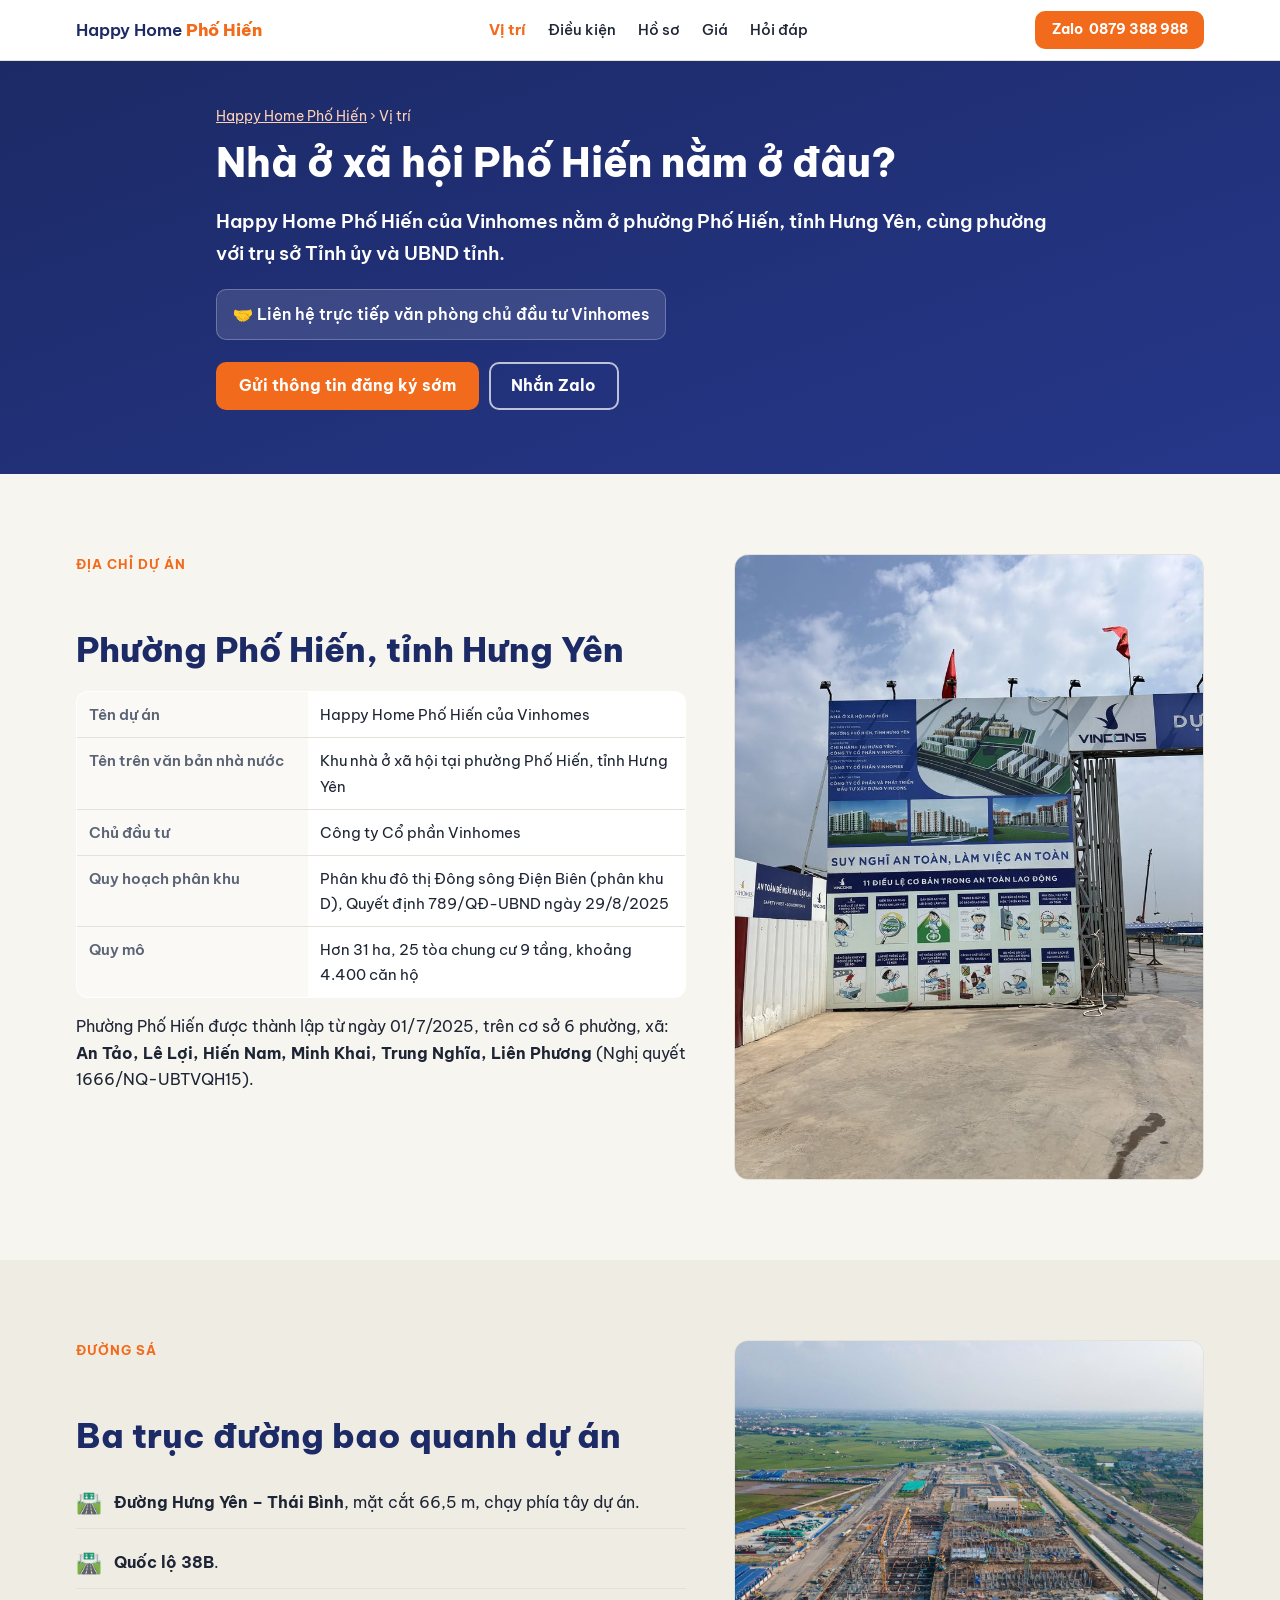
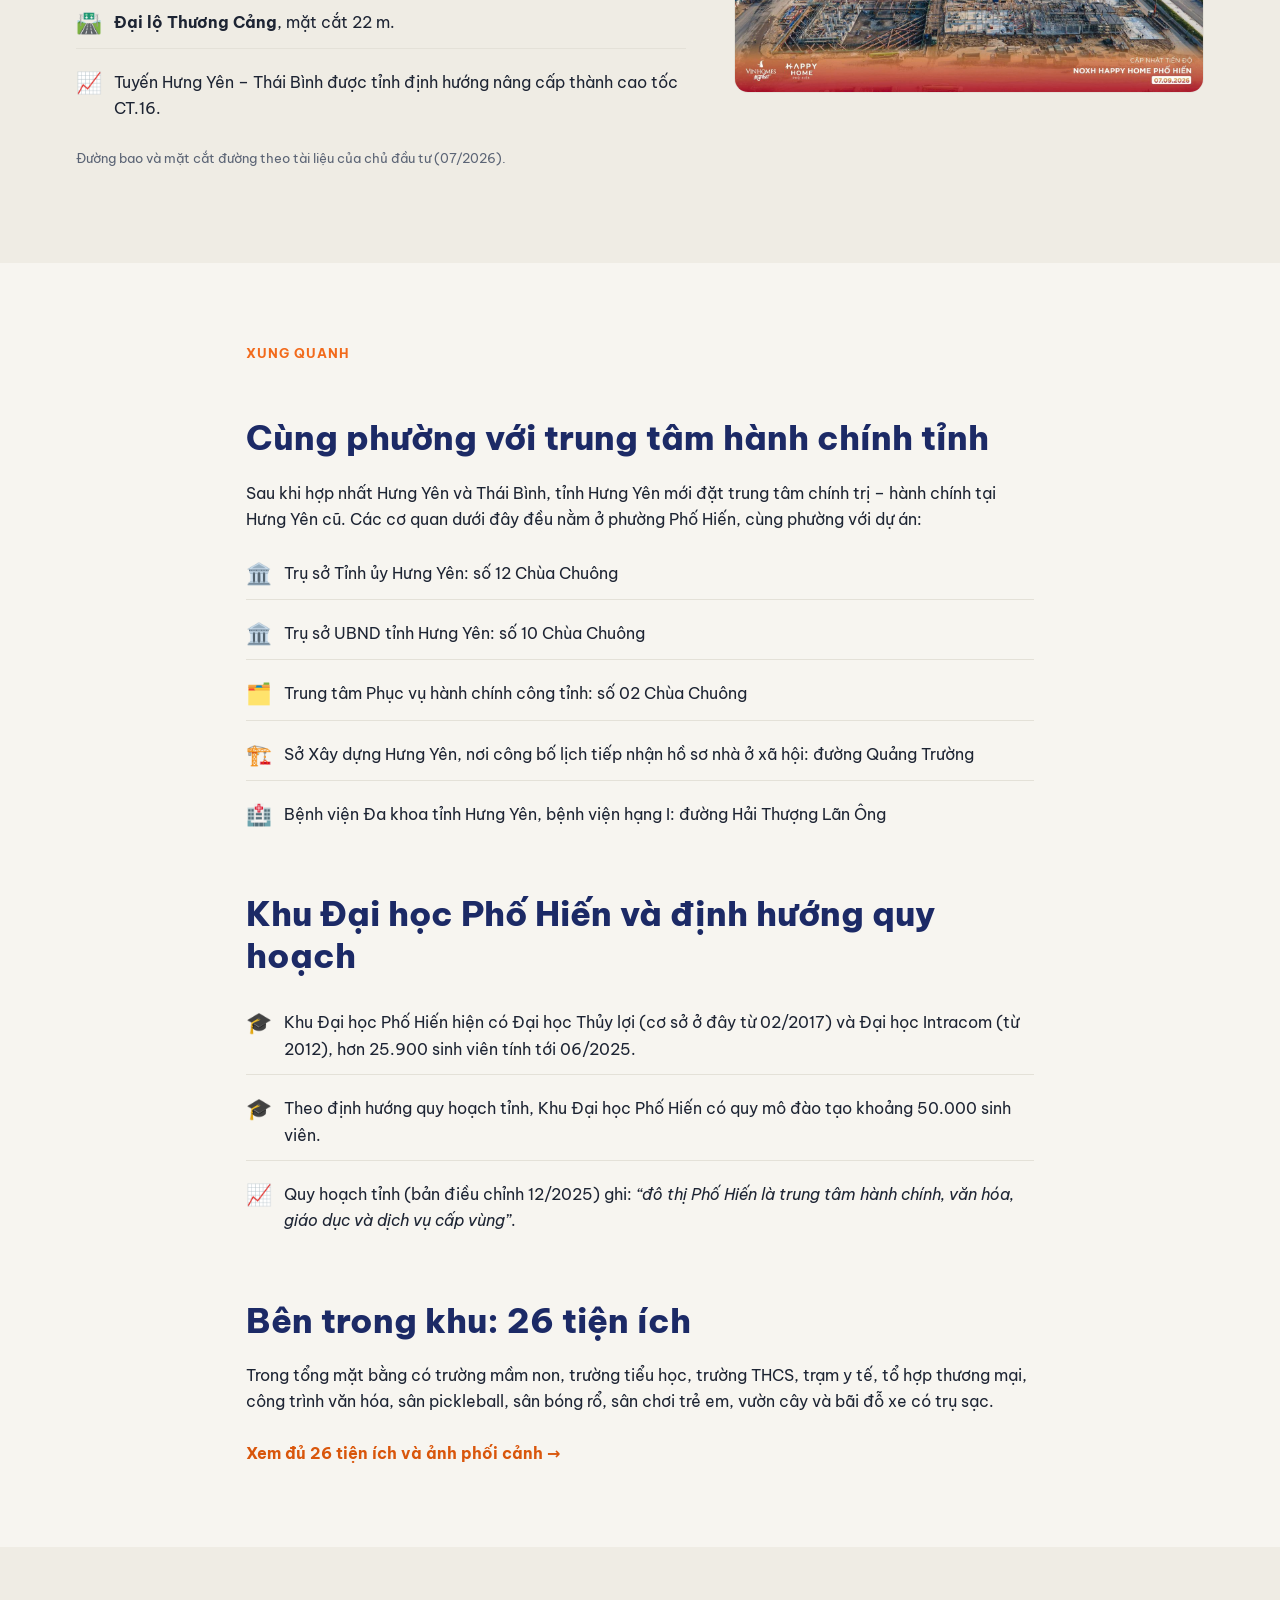
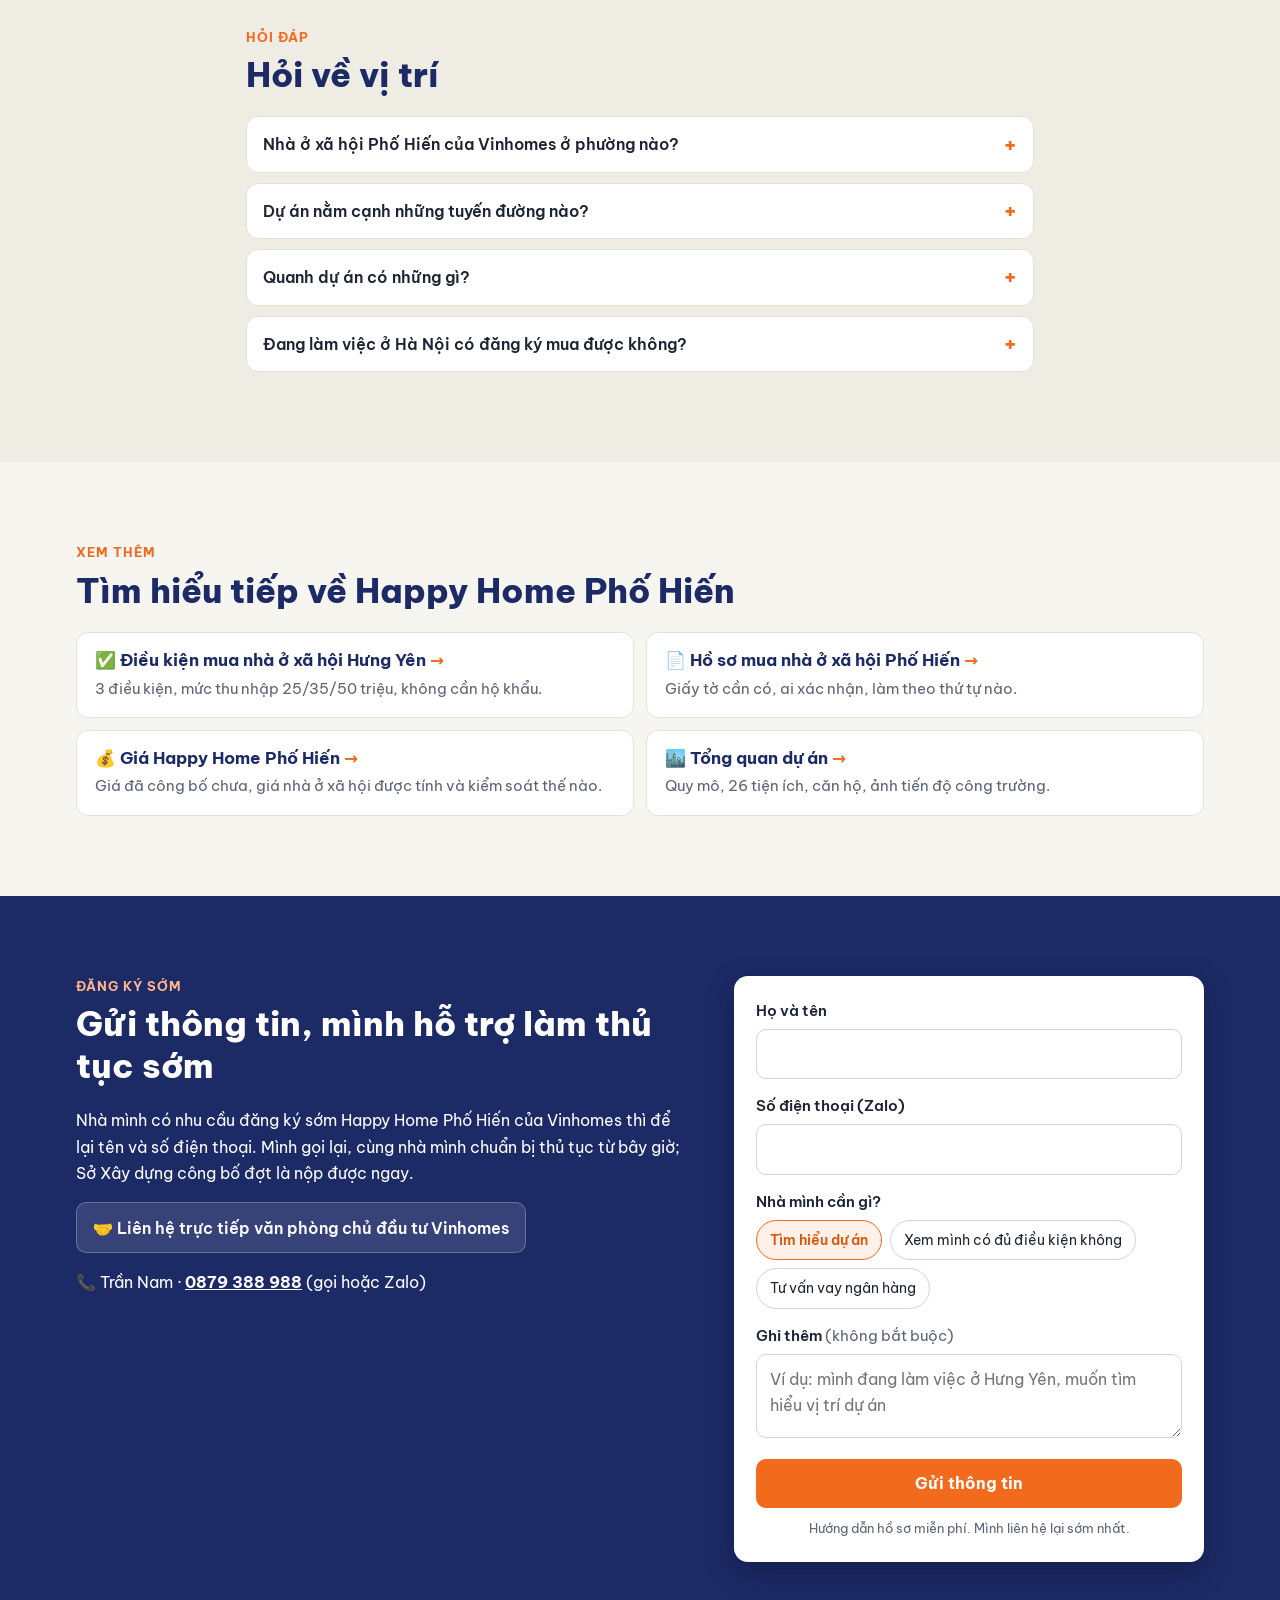
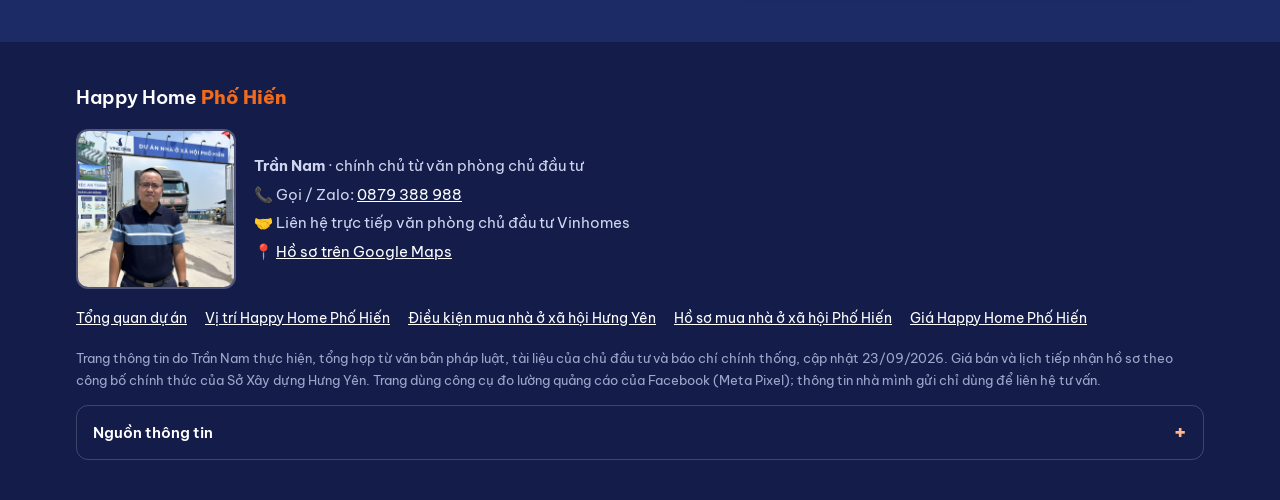
<file: vi-tri/index.html>
<!DOCTYPE html>
<html lang="vi">
<head>
<meta charset="UTF-8">
<meta name="viewport" content="width=device-width, initial-scale=1, viewport-fit=cover">
<title>Nhà ở xã hội Phố Hiến Hưng Yên ở đâu? Vị trí Happy Home Phố Hiến</title>
<meta name="description" content="Happy Home Phố Hiến của Vinhomes nằm ở phường Phố Hiến, tỉnh Hưng Yên: cùng phường với trụ sở Tỉnh ủy, UBND tỉnh, Bệnh viện Đa khoa tỉnh; bao quanh bởi đường Hưng Yên – Thái Bình, quốc lộ 38B, Đại lộ Thương Cảng.">
<link rel="canonical" href="https://phohienhappyhome.com/vi-tri/">
<meta property="og:type" content="article">
<meta property="og:url" content="https://phohienhappyhome.com/vi-tri/">
<meta property="og:title" content="Nhà ở xã hội Phố Hiến Hưng Yên ở đâu? Vị trí Happy Home Phố Hiến">
<meta property="og:description" content="Happy Home Phố Hiến của Vinhomes nằm ở phường Phố Hiến, tỉnh Hưng Yên: cùng phường với trụ sở Tỉnh ủy, UBND tỉnh, Bệnh viện Đa khoa tỉnh; bao quanh bởi đường Hưng Yên – Thái Bình, quốc lộ 38B, Đại lộ Thương Cảng.">
<meta property="og:image" content="https://phohienhappyhome.com/img/chia-se.jpg">
<meta property="og:locale" content="vi_VN">
<meta property="og:site_name" content="Happy Home Phố Hiến">
<meta name="theme-color" content="#1c2a66">
<link rel="icon" href="data:image/svg+xml,%3Csvg xmlns='http://www.w3.org/2000/svg' viewBox='0 0 32 32'%3E%3Crect width='32' height='32' rx='7' fill='%231c2a66'/%3E%3Cpath d='M16 6 5 15h3v10h6v-6h4v6h6V15h3z' fill='%23f26a1b'/%3E%3C/svg%3E">
<link rel="preconnect" href="https://fonts.googleapis.com">
<link rel="preconnect" href="https://fonts.gstatic.com" crossorigin>
<link href="https://fonts.googleapis.com/css2?family=Be+Vietnam+Pro:wght@400;500;600;700;800&display=swap" rel="stylesheet">
<link rel="stylesheet" href="/style.css">
<script type="application/ld+json">{"@context": "https://schema.org", "@type": "WebPage", "@id": "https://phohienhappyhome.com/vi-tri/#trang", "url": "https://phohienhappyhome.com/vi-tri/", "name": "Nhà ở xã hội Phố Hiến Hưng Yên ở đâu? Vị trí Happy Home Phố Hiến", "description": "Happy Home Phố Hiến của Vinhomes nằm ở phường Phố Hiến, tỉnh Hưng Yên: cùng phường với trụ sở Tỉnh ủy, UBND tỉnh, Bệnh viện Đa khoa tỉnh; bao quanh bởi đường Hưng Yên – Thái Bình, quốc lộ 38B, Đại lộ Thương Cảng.", "inLanguage": "vi-VN", "dateModified": "2026-09-23", "isPartOf": {"@id": "https://phohienhappyhome.com/#web"}, "about": {"@id": "https://phohienhappyhome.com/#du-an"}, "author": {"@type": "Person", "name": "Trần Nam", "telephone": "+84879388988"}}</script>
<script type="application/ld+json">{"@context": "https://schema.org", "@type": "BreadcrumbList", "itemListElement": [{"@type": "ListItem", "position": 1, "name": "Happy Home Phố Hiến", "item": "https://phohienhappyhome.com/"}, {"@type": "ListItem", "position": 2, "name": "Vị trí", "item": "https://phohienhappyhome.com/vi-tri/"}]}</script>
<script type="application/ld+json">{"@context": "https://schema.org", "@type": "FAQPage", "mainEntity": [{"@type": "Question", "name": "Nhà ở xã hội Phố Hiến của Vinhomes ở phường nào?", "acceptedAnswer": {"@type": "Answer", "text": "Ở phường Phố Hiến, tỉnh Hưng Yên. Trên văn bản nhà nước, dự án có tên “Khu nhà ở xã hội tại phường Phố Hiến, tỉnh Hưng Yên”, chủ đầu tư là Công ty Cổ phần Vinhomes. Tên nhà mình hay gặp là Happy Home Phố Hiến."}}, {"@type": "Question", "name": "Dự án nằm cạnh những tuyến đường nào?", "acceptedAnswer": {"@type": "Answer", "text": "Dự án được bao quanh bởi đường Hưng Yên – Thái Bình (mặt cắt 66,5 m, phía tây), quốc lộ 38B và Đại lộ Thương Cảng (mặt cắt 22 m), theo tài liệu của chủ đầu tư."}}, {"@type": "Question", "name": "Quanh dự án có những gì?", "acceptedAnswer": {"@type": "Answer", "text": "Cùng phường Phố Hiến có trụ sở Tỉnh ủy, UBND tỉnh, Trung tâm Phục vụ hành chính công, Sở Xây dựng và Bệnh viện Đa khoa tỉnh (hạng I). Khu Đại học Phố Hiến hiện có Đại học Thủy lợi và Đại học Intracom. Bên trong khu, tổng mặt bằng có 26 tiện ích, gồm 3 trường học và trạm y tế."}}, {"@type": "Question", "name": "Đang làm việc ở Hà Nội có đăng ký mua được không?", "acceptedAnswer": {"@type": "Answer", "text": "Được, nếu đủ điều kiện. Pháp luật hiện hành không đặt điều kiện cư trú. Điều được xét là nhà mình chưa có nhà ở đứng tên tại tỉnh Hưng Yên (tính cả vợ lẫn chồng), thuộc nhóm được mua và thu nhập không vượt mức quy định. Xem chi tiết ở trang điều kiện mua nhà ở xã hội Hưng Yên."}}]}</script>
</head>
<body>

<header class="dau">
  <div class="khung dau-trong">
    <a href="/" class="ten-trang">Happy Home <b>Phố Hiến</b></a>
    <nav class="menu" aria-label="Mục lục">
      <a href="/vi-tri/" aria-current="page">Vị trí</a>
      <a href="/dieu-kien-mua/">Điều kiện</a>
      <a href="/ho-so/">Hồ sơ</a>
      <a href="/gia/">Giá</a>
      <a href="/#hoi-dap">Hỏi đáp</a>
    </nav>
    <a class="nut nut-zalo nho" href="https://zalo.me/0879388988" target="_blank" rel="noopener">Zalo<span class="so-dt"> 0879 388 988</span></a>
  </div>
</header>

<main>

<section class="mo gon">
  <div class="khung">
    <p class="duong-dan"><a href="/">Happy Home Phố Hiến</a> › Vị trí</p>
    <h1>Nhà ở xã hội Phố Hiến nằm ở đâu?</h1>
    <p class="mo-moc">Happy Home Phố Hiến của Vinhomes nằm ở phường Phố Hiến, tỉnh Hưng Yên, cùng phường với trụ sở Tỉnh ủy và UBND tỉnh.</p>
    <p class="uy-tin">🤝 Liên hệ trực tiếp văn phòng chủ đầu tư Vinhomes</p>
    <div class="mo-nut">
      <a class="nut nut-cam" href="#dang-ky">Gửi thông tin đăng ký sớm</a>
      <a class="nut nut-vien" href="https://zalo.me/0879388988" target="_blank" rel="noopener">Nhắn Zalo</a>
    </div>
  </div>
</section>
<section class="khuc">
  <div class="khung hai-cot">
    <div class="bai">
      <p class="nhan-khuc">Địa chỉ dự án</p>
      <h2>Phường Phố Hiến, tỉnh Hưng Yên</h2>
      <table class="bang">
        <tr><th>Tên dự án</th><td>Happy Home Phố Hiến của Vinhomes</td></tr>
        <tr><th>Tên trên văn bản nhà nước</th><td>Khu nhà ở xã hội tại phường Phố Hiến, tỉnh Hưng Yên</td></tr>
        <tr><th>Chủ đầu tư</th><td>Công ty Cổ phần Vinhomes</td></tr>
        <tr><th>Quy hoạch phân khu</th><td>Phân khu đô thị Đông sông Điện Biên (phân khu D), Quyết định 789/QĐ-UBND ngày 29/8/2025</td></tr>
        <tr><th>Quy mô</th><td>Hơn 31 ha, 25 tòa chung cư 9 tầng, khoảng 4.400 căn hộ</td></tr>
      </table>
      <p>Phường Phố Hiến được thành lập từ ngày 01/7/2025, trên cơ sở 6 phường, xã: <b>An Tảo, Lê Lợi, Hiến Nam, Minh Khai, Trung Nghĩa, Liên Phương</b> (Nghị quyết 1666/NQ-UBTVQH15).</p>
    </div>
    <figure class="anh-don">
      <a href="/img/cong-du-an-09-09.jpg" class="mo-lon"><img src="/img/cong-du-an-09-09.jpg" width="800" height="1067" loading="lazy" alt="Cổng dự án Happy Home Phố Hiến, ảnh chụp 09/09/2026"></a>
    </figure>
  </div>
</section>

<section class="khuc nen-nhat">
  <div class="khung hai-cot dao">
    <div class="bai">
      <p class="nhan-khuc">Đường sá</p>
      <h2>Ba trục đường bao quanh dự án</h2>
      <ul class="ds-icon">
        <li><span>🛣️</span><div><b>Đường Hưng Yên – Thái Bình</b>, mặt cắt 66,5 m, chạy phía tây dự án.</div></li>
        <li><span>🛣️</span><div><b>Quốc lộ 38B</b>.</div></li>
        <li><span>🛣️</span><div><b>Đại lộ Thương Cảng</b>, mặt cắt 22 m.</div></li>
        <li><span>📈</span><div>Tuyến Hưng Yên – Thái Bình được tỉnh định hướng nâng cấp thành cao tốc CT.16.</div></li>
      </ul>
      <p class="chu-thich">Đường bao và mặt cắt đường theo tài liệu của chủ đầu tư (07/2026).</p>
    </div>
    <figure class="anh-don">
      <a href="/img/tien-do-tren-cao.jpg" class="mo-lon"><img src="/img/tien-do-tren-cao.jpg" width="1400" height="1050" loading="lazy" alt="Happy Home Phố Hiến nhìn từ trên cao, các trục đường lớn bao quanh dự án"></a>
    </figure>
  </div>
</section>

<section class="khuc">
  <div class="khung hep bai">
    <p class="nhan-khuc">Xung quanh</p>
    <h2>Cùng phường với trung tâm hành chính tỉnh</h2>
    <p>Sau khi hợp nhất Hưng Yên và Thái Bình, tỉnh Hưng Yên mới đặt trung tâm chính trị – hành chính tại Hưng Yên cũ. Các cơ quan dưới đây đều nằm ở phường Phố Hiến, cùng phường với dự án:</p>
    <ul class="ds-icon">
      <li><span>🏛️</span><div>Trụ sở Tỉnh ủy Hưng Yên: số 12 Chùa Chuông</div></li>
      <li><span>🏛️</span><div>Trụ sở UBND tỉnh Hưng Yên: số 10 Chùa Chuông</div></li>
      <li><span>🗂️</span><div>Trung tâm Phục vụ hành chính công tỉnh: số 02 Chùa Chuông</div></li>
      <li><span>🏗️</span><div>Sở Xây dựng Hưng Yên, nơi công bố lịch tiếp nhận hồ sơ nhà ở xã hội: đường Quảng Trường</div></li>
      <li><span>🏥</span><div>Bệnh viện Đa khoa tỉnh Hưng Yên, bệnh viện hạng I: đường Hải Thượng Lãn Ông</div></li>
    </ul>

    <h2>Khu Đại học Phố Hiến và định hướng quy hoạch</h2>
    <ul class="ds-icon">
      <li><span>🎓</span><div>Khu Đại học Phố Hiến hiện có Đại học Thủy lợi (cơ sở ở đây từ 02/2017) và Đại học Intracom (từ 2012), hơn 25.900 sinh viên tính tới 06/2025.</div></li>
      <li><span>🎓</span><div>Theo định hướng quy hoạch tỉnh, Khu Đại học Phố Hiến có quy mô đào tạo khoảng 50.000 sinh viên.</div></li>
      <li><span>📈</span><div>Quy hoạch tỉnh (bản điều chỉnh 12/2025) ghi: <i>“đô thị Phố Hiến là trung tâm hành chính, văn hóa, giáo dục và dịch vụ cấp vùng”</i>.</div></li>
    </ul>

    <h2>Bên trong khu: 26 tiện ích</h2>
    <p>Trong tổng mặt bằng có trường mầm non, trường tiểu học, trường THCS, trạm y tế, tổ hợp thương mại, công trình văn hóa, sân pickleball, sân bóng rổ, sân chơi trẻ em, vườn cây và bãi đỗ xe có trụ sạc.</p>
    <a class="xem-them" href="/#tien-ich">Xem đủ 26 tiện ích và ảnh phối cảnh →</a>
  </div>
</section>

<section class="khuc nen-nhat">
  <div class="khung hep">
    <p class="nhan-khuc">Hỏi đáp</p>
    <h2>Hỏi về vị trí</h2>
    <details>
      <summary>Nhà ở xã hội Phố Hiến của Vinhomes ở phường nào?</summary>
      <p>Ở phường Phố Hiến, tỉnh Hưng Yên. Trên văn bản nhà nước, dự án có tên “Khu nhà ở xã hội tại phường Phố Hiến, tỉnh Hưng Yên”, chủ đầu tư là Công ty Cổ phần Vinhomes. Tên nhà mình hay gặp là Happy Home Phố Hiến.</p>
    </details>
    <details>
      <summary>Dự án nằm cạnh những tuyến đường nào?</summary>
      <p>Dự án được bao quanh bởi đường Hưng Yên – Thái Bình (mặt cắt 66,5 m, phía tây), quốc lộ 38B và Đại lộ Thương Cảng (mặt cắt 22 m), theo tài liệu của chủ đầu tư.</p>
    </details>
    <details>
      <summary>Quanh dự án có những gì?</summary>
      <p>Cùng phường Phố Hiến có trụ sở Tỉnh ủy, UBND tỉnh, Trung tâm Phục vụ hành chính công, Sở Xây dựng và Bệnh viện Đa khoa tỉnh (hạng I). Khu Đại học Phố Hiến hiện có Đại học Thủy lợi và Đại học Intracom. Bên trong khu, tổng mặt bằng có 26 tiện ích, gồm 3 trường học và trạm y tế.</p>
    </details>
    <details>
      <summary>Đang làm việc ở Hà Nội có đăng ký mua được không?</summary>
      <p>Được, nếu đủ điều kiện. Pháp luật hiện hành không đặt điều kiện cư trú. Điều được xét là nhà mình chưa có nhà ở đứng tên tại tỉnh Hưng Yên (tính cả vợ lẫn chồng), thuộc nhóm được mua và thu nhập không vượt mức quy định. Xem chi tiết ở trang <a href="/dieu-kien-mua/">điều kiện mua nhà ở xã hội Hưng Yên</a>.</p>
    </details>
  </div>
</section>

<section class="khuc">
  <div class="khung">
    <p class="nhan-khuc">Xem thêm</p>
    <h2>Tìm hiểu tiếp về Happy Home Phố Hiến</h2>
    <div class="luoi-lien-quan">
      <a class="the" href="/dieu-kien-mua/"><h3>✅ Điều kiện mua nhà ở xã hội Hưng Yên</h3><p>3 điều kiện, mức thu nhập 25/35/50 triệu, không cần hộ khẩu.</p></a>
      <a class="the" href="/ho-so/"><h3>📄 Hồ sơ mua nhà ở xã hội Phố Hiến</h3><p>Giấy tờ cần có, ai xác nhận, làm theo thứ tự nào.</p></a>
      <a class="the" href="/gia/"><h3>💰 Giá Happy Home Phố Hiến</h3><p>Giá đã công bố chưa, giá nhà ở xã hội được tính và kiểm soát thế nào.</p></a>
      <a class="the" href="/"><h3>🏙️ Tổng quan dự án</h3><p>Quy mô, 26 tiện ích, căn hộ, ảnh tiến độ công trường.</p></a>
    </div>
  </div>
</section>

<section id="dang-ky" class="khuc nen-xanh">
  <div class="khung hai-cot">
    <div>
      <p class="nhan-khuc sang">Đăng ký sớm</p>
      <h2>Gửi thông tin, mình hỗ trợ làm thủ tục sớm</h2>
      <p>Nhà mình có nhu cầu đăng ký sớm Happy Home Phố Hiến của Vinhomes thì để lại tên và số điện thoại. Mình gọi lại, cùng nhà mình chuẩn bị thủ tục từ bây giờ; Sở Xây dựng công bố đợt là nộp được ngay.</p>
      <p class="uy-tin">🤝 Liên hệ trực tiếp văn phòng chủ đầu tư Vinhomes</p>
      <p class="lien-he">📞 Trần Nam · <a href="tel:0879388988">0879 388 988</a> (gọi hoặc Zalo)</p>
    </div>
    <form id="form-dk" class="the-form" novalidate>
      <label for="ten">Họ và tên</label>
      <input id="ten" name="ten" type="text" autocomplete="name" maxlength="60" required>
      <label for="sdt">Số điện thoại (Zalo)</label>
      <input id="sdt" name="sdt" type="tel" inputmode="tel" autocomplete="tel" maxlength="14" required>
      <p class="nhan-o">Nhà mình cần gì?</p>
      <div class="chon" role="group" aria-label="Nhu cầu">
        <button type="button" class="on" data-v="Tìm hiểu dự án">Tìm hiểu dự án</button>
        <button type="button" data-v="Xem mình có đủ điều kiện không">Xem mình có đủ điều kiện không</button>
        <button type="button" data-v="Tư vấn vay ngân hàng">Tư vấn vay ngân hàng</button>
      </div>
      <label for="ghi">Ghi thêm <span>(không bắt buộc)</span></label>
      <textarea id="ghi" name="ghi" maxlength="500" placeholder="Ví dụ: mình đang làm việc ở Hưng Yên, muốn tìm hiểu vị trí dự án"></textarea>
      <input class="an" id="web" name="web" type="text" tabindex="-1" autocomplete="off" aria-hidden="true">
      <p class="loi" id="loi" role="alert"></p>
      <button type="submit" class="nut nut-cam rong" id="nut-gui">Gửi thông tin</button>
      <p class="nho-form">Hướng dẫn hồ sơ miễn phí. Mình liên hệ lại sớm nhất.</p>
    </form>
  </div>
</section>

</main>

<footer class="chan">
  <div class="khung">
    <p class="ten-trang">Happy Home <b>Phố Hiến</b></p>
    <div class="nguoi">
      <img src="/img/tran-nam.jpg" alt="Trần Nam tại cổng dự án nhà ở xã hội Phố Hiến" width="640" height="640" loading="lazy">
      <div>
        <p><b>Trần Nam</b> · chính chủ từ văn phòng chủ đầu tư</p>
        <p>📞 Gọi / Zalo: <a href="tel:0879388988">0879 388 988</a></p>
        <p>🤝 Liên hệ trực tiếp văn phòng chủ đầu tư Vinhomes</p>
        <p>📍 <a href="https://www.google.com/maps?cid=13969731995192469814" target="_blank" rel="noopener">Hồ sơ trên Google Maps</a></p>
      </div>
    </div>
    <ul class="trang-con">
      <li><a href="/">Tổng quan dự án</a></li>
      <li><a href="/vi-tri/">Vị trí Happy Home Phố Hiến</a></li>
      <li><a href="/dieu-kien-mua/">Điều kiện mua nhà ở xã hội Hưng Yên</a></li>
      <li><a href="/ho-so/">Hồ sơ mua nhà ở xã hội Phố Hiến</a></li>
      <li><a href="/gia/">Giá Happy Home Phố Hiến</a></li>
    </ul>
    <p class="nho">Trang thông tin do Trần Nam thực hiện, tổng hợp từ văn bản pháp luật, tài liệu của chủ đầu tư và báo chí chính thống, cập nhật 23/09/2026. Giá bán và lịch tiếp nhận hồ sơ theo công bố chính thức của Sở Xây dựng Hưng Yên. Trang dùng công cụ đo lường quảng cáo của Facebook (Meta Pixel); thông tin nhà mình gửi chỉ dùng để liên hệ tư vấn.</p>
    <details class="nguon">
      <summary>Nguồn thông tin</summary>
      <ul>
        <li>Tên dự án, phân khu D Đông sông Điện Biên (QĐ 789/QĐ-UBND ngày 29/8/2025): <a href="https://soxaydung.hungyen.gov.vn/cong-bo-thong-tin-du-an-khu-nha-o-xa-hoi-tai-phuong-pho-hien-de-nha-dau-tu-dang-ky-tham-gia-thuc-hie-c21754.html" target="_blank" rel="noopener">Sở Xây dựng Hưng Yên, QĐ 1040/QĐ-UBND ngày 18/9/2025</a></li>
        <li>Quy mô hơn 31 ha, quy hoạch công viên, văn hóa, y tế, trường học: <a href="https://vnexpress.net/vingroup-xay-25-toa-nha-o-xa-hoi-tai-hung-yen-4995906.html" target="_blank" rel="noopener">VnExpress 19/12/2025</a></li>
        <li>Tiếp giáp tuyến Hưng Yên – Thái Bình ở phía tây: <a href="https://vietnammoi.vn/vinhomes-duoc-giao-dat-lam-du-an-pho-hien-2026620195327682.htm" target="_blank" rel="noopener">Vietnammoi 20/06/2026</a></li>
        <li>Đường bao, mặt cắt đường, 26 tiện ích trong tổng mặt bằng: tài liệu bán hàng Vinhomes Happy Home Phố Hiến, bản 01/07/2026</li>
        <li>Định hướng nâng cấp tuyến Hưng Yên – Thái Bình thành cao tốc CT.16: <a href="https://baodautu.vn/thong-nhat-dau-tu-som-tuyen-cao-toc-hung-yen---thai-binh-ct16-dai-468-km-d368933.html" target="_blank" rel="noopener">Báo Đầu tư 25/08/2025</a></li>
        <li>Thành lập phường Phố Hiến từ 6 phường, xã: Nghị quyết 1666/NQ-UBTVQH15 ngày 16/06/2025, hiệu lực 01/07/2025</li>
        <li>Trung tâm chính trị – hành chính tỉnh Hưng Yên mới: <a href="https://danviet.vn/sap-nhap-tinh-trung-tam-chinh-tri-hanh-chinh-du-kien-cua-tinh-hung-yen-co-gi-noi-bat-d1324352.html" target="_blank" rel="noopener">Dân Việt 14/04/2025</a> (theo Nghị quyết 60-NQ/TW)</li>
        <li>Địa chỉ Tỉnh ủy, UBND tỉnh, Trung tâm Phục vụ hành chính công, Sở Xây dựng: trang thông tin của các cơ quan, tra 20/09/2026</li>
        <li>Bệnh viện Đa khoa tỉnh hạng I: <a href="https://benhandientu.moh.gov.vn/benh-vien/656/benh-vien-da-khoa-tinh-hung-yen" target="_blank" rel="noopener">Cổng bệnh án điện tử Bộ Y tế</a>, tra 20/09/2026</li>
        <li>Khu Đại học Phố Hiến: <a href="https://baotintuc.vn/giao-duc/hung-yen-quyet-tam-xay-dung-thanh-cong-khu-dai-hoc-pho-hien-20251218194620729.htm" target="_blank" rel="noopener">Báo Tin tức 18/12/2025</a> · <a href="https://mediacdn.vietnammoi.vn/1881912202208777/files/2025/12/25/3---20122025bc-tom-tat-dcqh-tinh-hung-yen-20251225123709476.pdf" target="_blank" rel="noopener">Báo cáo tóm tắt điều chỉnh quy hoạch tỉnh Hưng Yên, 12/2025</a> (trang 65, 87)</li>
      </ul>
    </details>
  </div>
</footer>

<nav class="thanh-day" aria-label="Liên hệ nhanh">
  <a href="tel:0879388988">📞 Gọi</a>
  <a href="https://zalo.me/0879388988" target="_blank" rel="noopener">💬 Zalo</a>
  <a href="#dang-ky" class="cam">📩 Đăng ký</a>
</nav>

<dialog id="xem-anh" aria-label="Xem ảnh lớn"><img alt=""><button type="button" aria-label="Đóng">✕</button></dialog>

<script src="/main.js"></script>
</body>
</html>
</file>
<file: style.css>
:root{
  --xanh:#1c2a66; --xanh-2:#26378a; --cam:#f26a1b; --cam-dam:#d9560b;
  --nen:#f7f5f0; --nen-nhat:#efece4; --chu:#1d2433; --mo:#5b6475; --vien:#e4e1d8; --trang:#fff;
}
*{box-sizing:border-box}
html{scroll-behavior:smooth;scroll-padding-top:72px;-webkit-text-size-adjust:100%}
body{margin:0;font-family:"Be Vietnam Pro",system-ui,-apple-system,"Segoe UI",Roboto,Arial,sans-serif;font-size:16px;line-height:1.65;color:var(--chu);background:var(--nen);padding-bottom:64px}
img{max-width:100%;height:auto;display:block}
a{color:var(--xanh-2)}
h1,h2,h3{line-height:1.25;margin:0 0 .6em}
h2{font-size:clamp(1.45rem,4.2vw,2.1rem);font-weight:800;color:var(--xanh)}
h3{font-size:1.05rem;font-weight:700}
p{margin:0 0 1em}
figure{margin:0}
.khung{width:100%;max-width:1160px;margin:0 auto;padding:0 16px}
.khung.hep{max-width:820px}

/* nút */
.nut{display:inline-flex;align-items:center;justify-content:center;gap:.4em;padding:.8em 1.3em;border-radius:10px;font-weight:700;text-decoration:none;border:2px solid transparent;cursor:pointer;font-family:inherit;font-size:1rem;line-height:1.2;transition:background .15s,transform .15s}
.nut:active{transform:scale(.98)}
.nut-cam{background:var(--cam);color:#fff}
.nut-cam:hover{background:var(--cam-dam)}
.nut-vien{border-color:rgba(255,255,255,.7);color:#fff;background:transparent}
.nut-vien:hover{background:rgba(255,255,255,.1)}
.nut-zalo{background:var(--cam);color:#fff}
.nut.nho{padding:.55em 1em;font-size:.9rem}
.nut.rong{width:100%}

/* đầu trang */
.dau{position:sticky;top:0;z-index:20;background:rgba(255,255,255,.96);backdrop-filter:blur(6px);border-bottom:1px solid var(--vien)}
.dau-trong{display:flex;align-items:center;justify-content:space-between;gap:12px;height:60px}
.ten-trang{font-weight:600;color:var(--xanh);text-decoration:none;font-size:1.05rem;white-space:nowrap}
.ten-trang b{color:var(--cam);font-weight:800}
.menu{display:none;gap:22px}
.menu a{color:var(--chu);text-decoration:none;font-weight:500;font-size:.95rem}
.menu a:hover{color:var(--cam)}

/* mở */
.mo{background:linear-gradient(160deg,var(--xanh) 0%,var(--xanh-2) 100%);color:#fff;padding:36px 0 44px}
.mo-trong{display:grid;gap:28px}
.nhan{font-size:.85rem;letter-spacing:.02em;color:#ffd2b5;margin-bottom:.6em;font-weight:500}
.mo h1{font-size:clamp(2.1rem,7vw,3.4rem);font-weight:800;margin-bottom:.35em}
.mo-moc{font-size:1.2rem;font-weight:600}
.mo-phu{color:#dfe4f7}
.uy-tin{display:inline-block;background:rgba(255,255,255,.12);border:1px solid rgba(255,255,255,.25);border-radius:10px;padding:.7em 1em;font-weight:600}
.mo-nut{display:flex;flex-wrap:wrap;gap:10px;margin:6px 0 16px}
.mo-nho{font-size:.92rem;color:#cfd6f0;margin:0}
.mo-anh img{border-radius:14px;box-shadow:0 10px 30px rgba(0,0,0,.3)}
.mo-anh figcaption{font-size:.8rem;color:#cfd6f0;margin-top:8px}
.mo-khung-anh{position:relative}
.anh-that{position:absolute;right:10px;bottom:10px;width:36%;max-width:190px;background:#fff;border-radius:10px;padding:4px;box-shadow:0 6px 18px rgba(0,0,0,.35);text-decoration:none;color:var(--xanh);font-size:.72rem;font-weight:700;line-height:1.3}
.mo-anh .anh-that img{border-radius:7px;box-shadow:none}
.anh-that span{display:block;padding:4px 3px 2px}

/* số nhanh */
.so-nhanh{background:#fff;border-bottom:1px solid var(--vien)}
.luoi-so{display:grid;grid-template-columns:repeat(2,1fr)}
.o-so{padding:20px 8px;text-align:center;border-right:1px solid var(--vien);border-bottom:1px solid var(--vien)}
.o-so:nth-child(2n){border-right:0}
.o-so b{display:block;font-size:1.5rem;font-weight:800;color:var(--cam)}
.o-so span{font-size:.85rem;color:var(--mo)}

/* khúc */
.khuc{padding:56px 0}
.nen-nhat{background:var(--nen-nhat)}
.nen-xanh{background:var(--xanh);color:#fff}
.nen-xanh h2{color:#fff}
.nhan-khuc{font-size:.8rem;font-weight:700;letter-spacing:.08em;text-transform:uppercase;color:var(--cam);margin-bottom:.5em}
.nhan-khuc.sang{color:#ffb489}
.dan{color:var(--mo);max-width:760px}
.nen-xanh .dan{color:#dfe4f7}
.chu-thich{font-size:.82rem;color:var(--mo);margin-top:14px}
.hai-cot{display:grid;gap:28px;align-items:start}
.anh-don img{border-radius:14px;border:1px solid var(--vien)}

.bang{width:100%;border-collapse:collapse;background:#fff;border-radius:12px;overflow:hidden;border:1px solid var(--vien);font-size:.95rem}
.bang th,.bang td{padding:10px 12px;text-align:left;vertical-align:top;border-bottom:1px solid var(--vien)}
.bang tr:last-child th,.bang tr:last-child td{border-bottom:0}
.bang th{width:38%;color:var(--mo);font-weight:600;background:#faf9f6}

.ds-icon{list-style:none;padding:0;margin:0}
.ds-icon li{display:flex;gap:12px;padding:12px 0;border-bottom:1px solid var(--vien)}
.ds-icon li:last-child{border-bottom:0}
.ds-icon li span{font-size:1.3rem;line-height:1.3;flex:none}

/* tiện ích */
.luoi-tien-ich{display:grid;gap:12px;margin:24px 0}
.the{background:#fff;border:1px solid var(--vien);border-radius:12px;padding:16px 18px}
.the h3{color:var(--xanh);margin-bottom:.35em}
.the p{margin:0;color:var(--mo);font-size:.95rem}
.luoi-anh{display:grid;gap:12px}
.luoi-anh img{border-radius:12px;border:1px solid var(--vien);width:100%}
.luoi-anh.ba{grid-template-columns:repeat(3,1fr)}
.luoi-anh.ngang{grid-template-columns:repeat(2,1fr)}
.luoi-anh.ngang .doc img{height:100%;object-fit:cover}
.anh-rong img{width:100%;max-height:560px;object-fit:cover;border-radius:12px;border:1px solid var(--vien);margin-bottom:12px}

/* phối cảnh: ô ảnh có chữ đè */
.khung-anh,.luoi-noi-that{display:grid;gap:12px;grid-template-columns:repeat(2,1fr)}
.khung-anh a,.luoi-noi-that a{position:relative;display:block;border-radius:12px;overflow:hidden;aspect-ratio:4/3;background:#d9dbe4}
.luoi-noi-that a{aspect-ratio:16/9}
.khung-anh img,.luoi-noi-that img{position:absolute;inset:0;width:100%;height:100%;object-fit:cover;transition:transform .4s}
.khung-anh a:hover img,.luoi-noi-that a:hover img{transform:scale(1.04)}
.khung-anh span,.luoi-noi-that span{position:absolute;left:0;right:0;bottom:0;padding:26px 12px 10px;color:#fff;font-size:.82rem;font-weight:600;line-height:1.3;background:linear-gradient(transparent,rgba(10,14,30,.78))}
.khung-anh .lon,.khung-anh a:last-child{grid-column:span 2}
.khung-anh a:last-child{aspect-ratio:16/9}
.luoi-noi-that{grid-template-columns:none;grid-auto-flow:column;grid-auto-columns:84%;overflow-x:auto;scroll-snap-type:x mandatory;padding-bottom:8px;-webkit-overflow-scrolling:touch}
.luoi-noi-that a{scroll-snap-align:start}

/* căn hộ */
.luoi-can{display:grid;grid-auto-flow:column;grid-auto-columns:78%;gap:14px;overflow-x:auto;scroll-snap-type:x mandatory;padding:4px 2px 12px;margin-top:20px;-webkit-overflow-scrolling:touch}
.luoi-can figure{scroll-snap-align:start;background:#fff;border:1px solid var(--vien);border-radius:12px;overflow:hidden}
.luoi-can figcaption{padding:10px 14px;font-size:.95rem}
.luoi-can figcaption b{color:var(--xanh)}
.luoi-can figure > a img{border-bottom:1px solid var(--vien)}
.ban-ve{float:right;margin-left:8px;font-size:.85rem;font-weight:600;color:var(--cam-dam);text-decoration:none}
.ban-ve:hover{text-decoration:underline}
.tieu-de-phu{color:var(--xanh);font-size:1.2rem;margin:40px 0 14px}

/* tiến độ */
.moc{list-style:none;padding:0;margin:0 0 22px;border-left:3px solid var(--cam)}
.moc li{padding:6px 0 10px 16px}
.moc b{display:block;color:var(--cam-dam)}

.khung-video{margin:0 0 16px}
.khung-video video{display:block;width:100%;height:auto;aspect-ratio:16/9;border-radius:12px;background:#10162f}
.khung-video.doc{max-width:360px;margin-top:18px}
.khung-video.doc video{aspect-ratio:9/16}
.khung-video figcaption{font-size:.85rem;color:var(--mo);margin-top:8px}

/* toàn cảnh + khu thương mại (phụ) */
.anh-kem img{width:100%;border-radius:12px;border:1px solid var(--vien)}
.h2-phu{font-size:clamp(1.2rem,3vw,1.5rem)}
.khung-anh.ba-anh a:last-child{grid-column:auto;aspect-ratio:4/3}

/* ai mua được */
.ds-so{padding-left:1.3em;margin:0}
.ds-so li{margin-bottom:.8em}
.the-tu-kiem{background:rgba(255,255,255,.08);border:1px solid rgba(255,255,255,.2);border-radius:14px;padding:22px}
.the-tu-kiem .to{font-size:1.25rem;font-weight:700}

/* hồ sơ */
.luoi-ho-so{list-style:none;padding:0;margin:20px 0;display:grid;gap:10px}
.luoi-ho-so li{display:flex;gap:12px;background:#fff;border:1px solid var(--vien);border-radius:12px;padding:14px 16px}
.luoi-ho-so span{font-size:1.25rem;flex:none}

/* hỏi đáp */
details{background:#fff;border:1px solid var(--vien);border-radius:12px;margin-bottom:10px}
summary{cursor:pointer;padding:14px 44px 14px 16px;font-weight:600;list-style:none;position:relative}
summary::-webkit-details-marker{display:none}
summary::after{content:"+";position:absolute;right:16px;top:50%;transform:translateY(-50%);font-size:1.4rem;color:var(--cam);font-weight:700}
details[open] summary::after{content:"–"}
details p{padding:0 16px 16px;margin:0;color:#384055}

/* form */
.the-form{background:#fff;color:var(--chu);border-radius:14px;padding:22px;box-shadow:0 10px 30px rgba(0,0,0,.25)}
.the-form label,.nhan-o{display:block;font-weight:600;font-size:.95rem;margin:0 0 6px}
.the-form label span{font-weight:400;color:var(--mo)}
.the-form input,.the-form textarea{width:100%;font:inherit;padding:.7em .8em;border:1.5px solid #cfd3dc;border-radius:10px;margin-bottom:14px;background:#fff}
.the-form input:focus,.the-form textarea:focus{outline:none;border-color:var(--xanh-2)}
.the-form textarea{min-height:84px;resize:vertical}
.chon{display:flex;flex-wrap:wrap;gap:8px;margin-bottom:14px}
.chon button{font:inherit;font-size:.9rem;padding:.5em .9em;border-radius:999px;border:1.5px solid #cfd3dc;background:#fff;cursor:pointer;color:var(--chu)}
.chon button.on{border-color:var(--cam);background:#fff1e8;color:var(--cam-dam);font-weight:600}
.an{position:absolute!important;left:-9999px!important;width:1px;height:1px;opacity:0}
.loi{color:#c0262d;font-size:.9rem;min-height:0;margin:0 0 10px}
.loi:empty{display:none}
.nho-form{font-size:.82rem;color:var(--mo);text-align:center;margin:10px 0 0}
.xong{text-align:center;padding:18px 4px}
.xong .to{font-size:1.2rem;font-weight:700;color:var(--xanh);margin-bottom:.5em}
.lien-he a{color:#fff;font-weight:700}

/* chân trang */
.chan{background:#141d4a;color:#cfd6f0;padding:40px 0 30px;font-size:.95rem}
.chan a{color:#fff}
.chan .ten-trang{color:#fff;font-size:1.2rem;margin-bottom:.8em}
.chan .nguoi{display:flex;flex-wrap:wrap;align-items:center;gap:14px 18px}
.chan .nguoi p{margin:.25em 0}
.chan .nguoi img{width:128px;height:128px;object-fit:cover;border-radius:12px;border:2px solid rgba(255,255,255,.25);flex:none}
@media (min-width:480px){.chan .nguoi img{width:160px;height:160px}}
.chan .nho{font-size:.82rem;color:#9ea8cc;margin-top:18px}
.nguon{background:transparent;border-color:rgba(255,255,255,.18);margin-top:12px}
.nguon summary{color:#fff;font-weight:600}
.nguon summary::after{color:#ffb489}
.nguon ul{margin:0;padding:0 16px 16px 34px;font-size:.82rem;color:#b8c1e0}
.nguon li{margin-bottom:6px}

/* thanh dính đáy */
.thanh-day{position:fixed;left:0;right:0;bottom:0;z-index:30;display:grid;grid-template-columns:1fr 1fr 1.2fr;background:#fff;border-top:1px solid var(--vien);box-shadow:0 -4px 16px rgba(0,0,0,.08);padding-bottom:env(safe-area-inset-bottom)}
.thanh-day a{display:flex;align-items:center;justify-content:center;height:56px;font-weight:700;text-decoration:none;color:var(--xanh)}
.thanh-day a.cam{background:var(--cam);color:#fff}

/* xem ảnh */
#xem-anh{border:0;padding:0;background:transparent;max-width:96vw;max-height:94vh}
#xem-anh::backdrop{background:rgba(10,14,30,.88)}
#xem-anh img{max-width:96vw;max-height:94vh;border-radius:8px}
#xem-anh button{position:fixed;top:12px;right:12px;width:44px;height:44px;border-radius:50%;border:0;background:#fff;font-size:1.2rem;cursor:pointer}

@media (min-width:720px){
  .luoi-so{grid-template-columns:repeat(4,1fr)}
  .o-so{border-bottom:0;border-right:1px solid var(--vien)!important}
  .o-so:last-child{border-right:0!important}
  .luoi-tien-ich{grid-template-columns:repeat(2,1fr)}
  .luoi-ho-so{grid-template-columns:repeat(2,1fr)}
  .luoi-anh.ngang{grid-template-columns:repeat(3,1fr)}
  .luoi-can{grid-auto-flow:row;grid-template-columns:repeat(3,1fr);grid-auto-columns:auto;overflow:visible}
  .khung-anh{grid-template-columns:repeat(3,1fr)}
  .khung-anh .lon{grid-row:span 2;aspect-ratio:auto}
  .khung-anh a:last-child{grid-column:auto;aspect-ratio:4/3}
  .khung-anh span,.luoi-noi-that span{font-size:.9rem}
  .luoi-noi-that{grid-template-columns:repeat(2,1fr);grid-auto-flow:row;grid-auto-columns:auto;overflow:visible;padding-bottom:0}
}
@media (min-width:980px){
  body{padding-bottom:0}
  .thanh-day{display:none}
  .menu{display:flex}
  .mo{padding:60px 0 70px}
  .mo-trong{grid-template-columns:1.05fr 1fr;align-items:center;gap:48px}
  .hai-cot{grid-template-columns:1.3fr 1fr;gap:48px}
  .hai-cot.dao{grid-template-columns:1.3fr 1fr}
  .hai-cot.cot-anh-rong{grid-template-columns:1fr 1.3fr}
  .luoi-tien-ich{grid-template-columns:repeat(4,1fr)}
  .khuc{padding:80px 0}
}
.dong{display:block}
.so-dt{display:none}
@media (min-width:480px){.so-dt{display:inline}}
@media (max-width:360px){
  .ten-trang{font-size:.95rem}
  .nut.nho{padding:.5em .7em;font-size:.82rem}
}

/* ── Trang con: vị trí · điều kiện · hồ sơ · giá (23/09/2026) ── */
.mo.gon{padding:30px 0 34px}
.mo.gon h1{font-size:clamp(1.65rem,5.4vw,2.5rem);margin-bottom:.45em}
.mo.gon .khung{max-width:880px}
.duong-dan{font-size:.85rem;color:#ffd2b5;margin:0 0 .8em}
.duong-dan a{color:#ffd2b5}
.menu a[aria-current]{color:var(--cam);font-weight:700}
.bai h2{margin-top:1.6em}
.bai h2:first-child{margin-top:0}
.bai h3{color:var(--xanh);margin-top:1.2em}
.bai ul:not(.ds-icon):not(.luoi-ho-so),.bai ol:not(.ds-so){padding-left:1.3em}
.bai li{margin-bottom:.5em}
.bai .bang{margin:0 0 1em}
.trich{border-left:4px solid var(--cam);background:#fff;padding:12px 16px;border-radius:0 12px 12px 0;margin:0 0 1em}
.trich p{margin:0 0 .4em}
.trich cite{font-size:.85rem;color:var(--mo);font-style:normal}
.hop-luu-y{background:#fff7f1;border:1px solid #f6c9a8;border-radius:12px;padding:14px 16px;margin:0 0 1em}
.hop-luu-y p:last-child{margin:0}
.buoc{list-style:none;padding:0;margin:0 0 1em;counter-reset:buoc}
.buoc>li{position:relative;padding:0 0 18px 48px;margin:0}
.buoc>li::before{counter-increment:buoc;content:counter(buoc);position:absolute;left:0;top:0;width:34px;height:34px;border-radius:50%;background:var(--cam);color:#fff;font-weight:800;display:flex;align-items:center;justify-content:center}
.buoc>li>b{display:block;color:var(--xanh);margin-bottom:.2em}
.buoc>li p{margin:.2em 0 0}
.xem-them{display:inline-block;margin-top:10px;font-weight:700;color:var(--cam-dam);text-decoration:none}
.xem-them:hover{text-decoration:underline}
.nen-xanh .xem-them{color:#ffb489}
.luoi-lien-quan{display:grid;gap:12px;margin-top:18px}
a.the{display:block;text-decoration:none;color:inherit;transition:border-color .15s}
a.the:hover{border-color:var(--cam)}
a.the h3::after{content:" →";color:var(--cam)}
.chan .trang-con{list-style:none;display:flex;flex-wrap:wrap;gap:6px 18px;margin:18px 0 0;padding:0;font-size:.9rem}
@media (min-width:720px){.luoi-lien-quan{grid-template-columns:repeat(2,1fr)}}
@media (min-width:980px){.mo.gon{padding:44px 0 48px}.luoi-lien-quan.bon{grid-template-columns:repeat(4,1fr)}}

/* sa bàn: lưới luôn 2 cột; ô có biển dự án để chú thích lên trên, khỏi đè biển */
#sa-ban .khung-anh{grid-template-columns:repeat(2,1fr)}
#sa-ban .khung-anh .lon{grid-column:span 2;grid-row:auto;aspect-ratio:4/3}
#sa-ban .khung-anh a:last-child{grid-column:span 2;aspect-ratio:16/9}
#sa-ban .khung-anh a.co-bien img{object-position:center bottom}
#sa-ban .khung-anh a.co-bien span{top:0;bottom:auto;padding:10px 12px 26px;background:linear-gradient(rgba(10,14,30,.78),transparent)}
/* khu liền kề thương mại (20/11/2026) */
.lk-so{margin:18px 0;background:#fff;border:1px solid var(--vien);border-radius:12px;overflow:hidden}
.lk-cs{margin:0 0 18px}
.lk-cs ul{margin:.4em 0 .6em 1.1em;padding:0;color:var(--chu,#223)}
.lk-cs li{margin:.25em 0}
.lk-cs p{margin:.4em 0 0}
.lk-moi a{color:var(--cam);font-weight:700}
</file>
